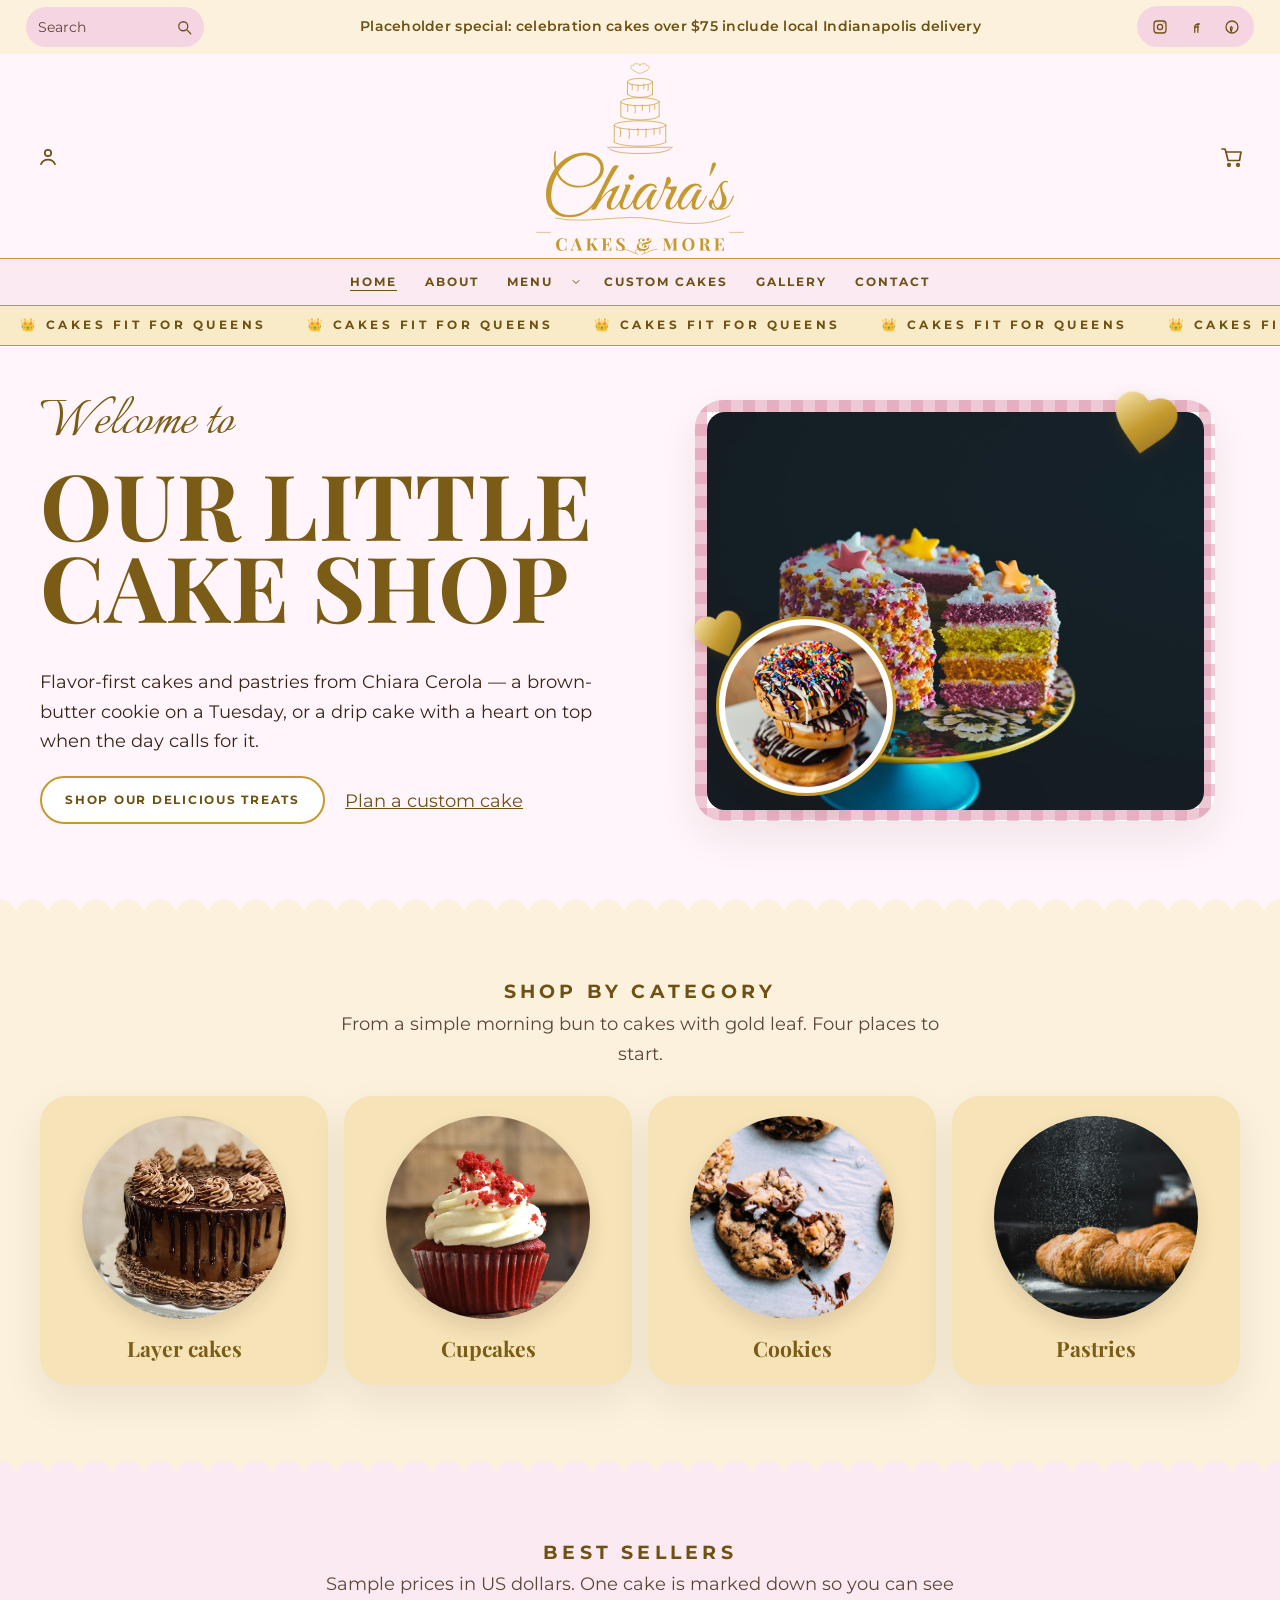
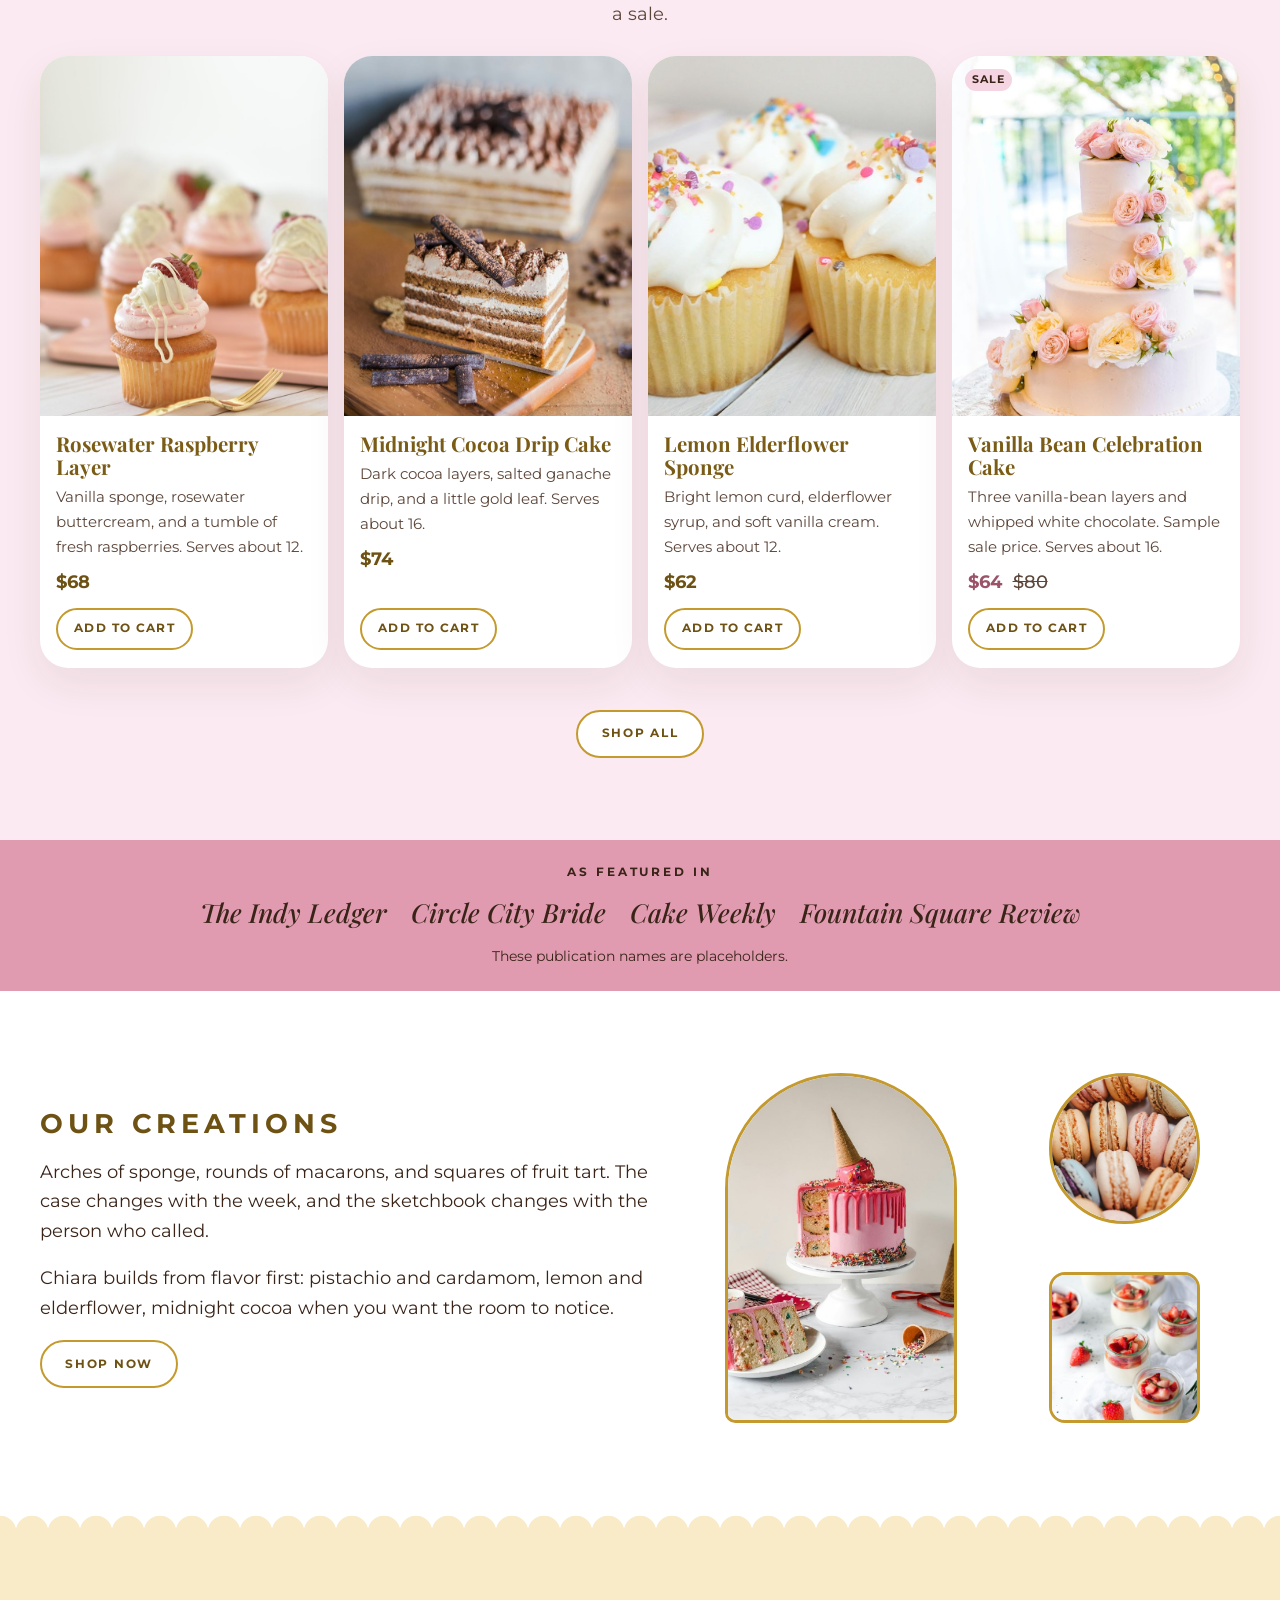
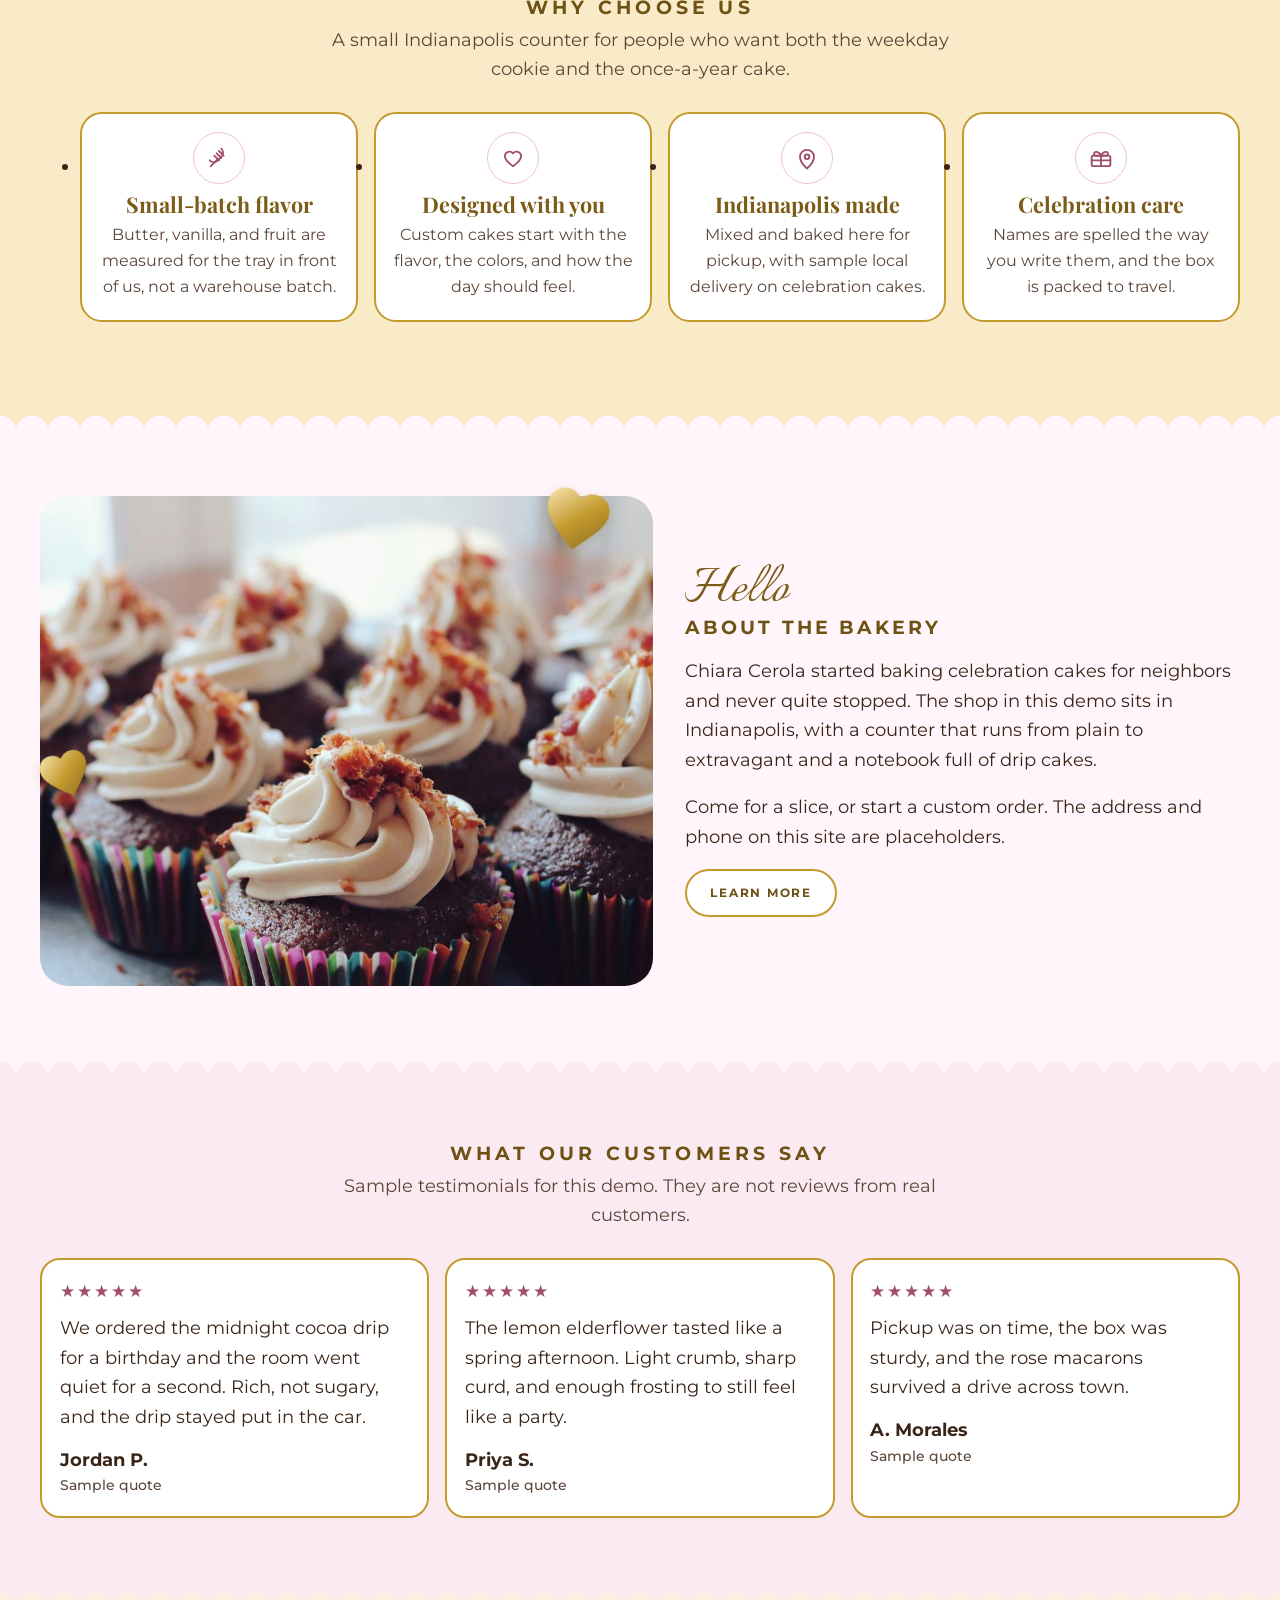
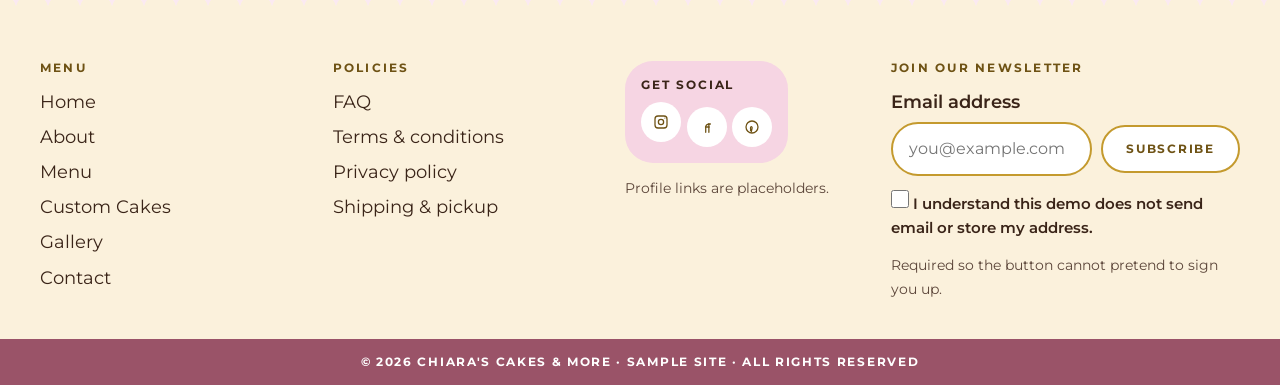
<file: index.html>
<!DOCTYPE html>
<html lang="en">
<head>
  <meta charset="utf-8">
  <meta name="viewport" content="width=device-width, initial-scale=1">
  <title>Chiara's Cakes & More | Indianapolis bakery</title>
  <meta name="description" content="Sample website for Chiara's Cakes & More, a placeholder Indianapolis bakery by Chiara Cerola. Flavor-first cakes, cupcakes, and pastries.">
  <meta name="theme-color" content="#FFF5FA">
  <link rel="canonical" href="https://tvremine.github.io/chiaras-cakes-and-more/">
  <meta property="og:type" content="website">
  <meta property="og:site_name" content="Chiara's Cakes &amp; More">
  <meta property="og:title" content="Chiara's Cakes & More | Indianapolis bakery">
  <meta property="og:description" content="Sample website for Chiara's Cakes & More, a placeholder Indianapolis bakery by Chiara Cerola. Flavor-first cakes, cupcakes, and pastries.">
  <meta property="og:url" content="https://tvremine.github.io/chiaras-cakes-and-more/">
  <meta property="og:image" content="https://tvremine.github.io/chiaras-cakes-and-more/images/og.jpg">
  <meta property="og:locale" content="en_US">
  <meta name="twitter:card" content="summary_large_image">
  <meta name="twitter:title" content="Chiara's Cakes & More | Indianapolis bakery">
  <meta name="twitter:description" content="Sample website for Chiara's Cakes & More, a placeholder Indianapolis bakery by Chiara Cerola. Flavor-first cakes, cupcakes, and pastries.">
  <meta name="twitter:image" content="https://tvremine.github.io/chiaras-cakes-and-more/images/og.jpg">
  <link rel="icon" href="assets/favicon.svg" type="image/svg+xml">
  <link rel="preload" href="fonts/playfair-display-700.woff2" as="font" type="font/woff2" crossorigin>
  <link rel="preload" href="fonts/italianno-400.woff2" as="font" type="font/woff2" crossorigin>
  <link rel="preload" href="fonts/montserrat-400.woff2" as="font" type="font/woff2" crossorigin>
  <link rel="preload" href="images/hero-cake.jpg" as="image">
  <link rel="stylesheet" href="css/styles.css">
  <script type="application/ld+json">
{
  "@context": "https://schema.org",
  "@type": "Bakery",
  "name": "Chiara's Cakes & More",
  "description": "Sample website for Chiara's Cakes & More, a placeholder Indianapolis bakery by Chiara Cerola. Flavor-first cakes, cupcakes, and pastries.",
  "url": "https://tvremine.github.io/chiaras-cakes-and-more/",
  "image": "https://tvremine.github.io/chiaras-cakes-and-more/images/og.jpg",
  "telephone": "+1-555-555-0123",
  "email": "hello@chiarascakes.example",
  "priceRange": "$$",
  "servesCuisine": "Bakery",
  "founder": {
    "@type": "Person",
    "name": "Chiara Cerola"
  },
  "address": {
    "@type": "PostalAddress",
    "streetAddress": "123 Placeholder Lane",
    "addressLocality": "Indianapolis",
    "addressRegion": "IN",
    "postalCode": "46204",
    "addressCountry": "US"
  },
  "openingHoursSpecification": [
    {
      "@type": "OpeningHoursSpecification",
      "dayOfWeek": [
        "Tuesday",
        "Wednesday",
        "Thursday",
        "Friday"
      ],
      "opens": "08:00",
      "closes": "18:00"
    },
    {
      "@type": "OpeningHoursSpecification",
      "dayOfWeek": "Saturday",
      "opens": "09:00",
      "closes": "17:00"
    },
    {
      "@type": "OpeningHoursSpecification",
      "dayOfWeek": "Sunday",
      "opens": "10:00",
      "closes": "15:00"
    }
  ]
}
  </script>
  <noscript>
    <style>
      @media (max-width: 979px) {
        .nav-toggle { display: none !important; }
        .desktop-account { display: inline-grid !important; }
        .site-nav {
          position: static !important;
          transform: none !important;
          visibility: visible !important;
          width: auto !important;
          height: auto !important;
          border: 0 !important;
          background: transparent !important;
          padding: 0.2rem 0 0.4rem !important;
          overflow: visible !important;
        }
        .nav-bar {
          background: #fbeaf1 !important;
          border-top: 1px solid #c49a2e !important;
          border-bottom: 1px solid #c49a2e !important;
        }
        .nav-list { flex-direction: row !important; flex-wrap: wrap; justify-content: center; }
        .submenu { display: block !important; position: static !important; transform: none !important; visibility: visible !important; opacity: 1 !important; box-shadow: none; border: 0; background: transparent; }
        .nav-backdrop { display: none !important; }
      }
    </style>
  </noscript>
  
  <script src="js/main.js" defer></script>
</head>
<body>
  <a class="skip-link" href="#main">Skip to content</a>
  <div id="live-status" class="visually-hidden" role="status"></div>
  <header class="site-header">
    <div class="announce">
      <form class="search-pill" action="menu.html" method="get" role="search">
        <label class="visually-hidden" for="site-search">Search the menu</label>
        <input id="site-search" name="q" type="search" placeholder="Search" autocomplete="off">
        <button type="submit" aria-label="Search the menu"><svg class="icon-stroke" viewBox="0 0 24 24" aria-hidden="true" focusable="false"><circle cx="11" cy="11" r="6"/><path d="M16 16l5 5"/></svg></button>
      </form>
      <p class="announce__text">
        <span class="announce__long">Placeholder special: celebration cakes over $75 include local Indianapolis delivery</span>
        <span class="announce__short">Sample special: local cake delivery</span>
      </p>
      <nav class="social-block" aria-label="Social placeholders">
        <ul style="display:flex;list-style:none;margin:0;padding:0;">
          <li><a href="contact.html#connect" aria-label="Instagram placeholder"><svg class="icon-stroke" viewBox="0 0 24 24" aria-hidden="true" focusable="false"><rect x="4" y="4" width="16" height="16" rx="4"/><circle cx="12" cy="12" r="3.5"/><circle cx="17.2" cy="6.8" r="0.7" fill="currentColor" stroke="none"/></svg></a></li><li><a href="contact.html#connect" aria-label="Facebook placeholder"><svg class="icon-stroke" viewBox="0 0 24 24" aria-hidden="true" focusable="false"><path d="M14 8h2.5M14.5 8v11M10 12h5.2"/><path d="M14.5 8.2c-2.6 0-4.2 1.8-4.2 4.2V19"/></svg></a></li><li><a href="contact.html#connect" aria-label="Pinterest placeholder"><svg class="icon-stroke" viewBox="0 0 24 24" aria-hidden="true" focusable="false"><circle cx="12" cy="12" r="8"/><path d="M11 18.5c.4-1.4.8-2.8 1-4.2.1-.6.6-2.2-.4-2.6-1.2-.5-1.6.8-1.6 1.8 0 1.2.5 2 0 3.2"/></svg></a></li>
        </ul>
      </nav>
    </div>
    <div class="logo-row">
      <div class="logo-row__side">
        <button class="nav-toggle" type="button" aria-expanded="false" aria-controls="site-nav" aria-label="Open menu">
          <span class="nav-toggle__bars"></span>
        </button>
        <button class="icon-btn desktop-account" type="button" data-open-dialog="account-dialog" aria-label="Account">
          <svg class="icon-stroke" viewBox="0 0 24 24" aria-hidden="true" focusable="false"><circle cx="12" cy="8" r="3.2"/><path d="M5 19.2c1.4-3 3.8-4.5 7-4.5s5.6 1.5 7 4.5"/></svg>
        </button>
      </div>
      <a class="logo" href="index.html">
        <img src="assets/logo.svg" width="620" height="491" alt="Chiara's Cakes &amp; More">
      </a>
      <div class="logo-row__side logo-row__side--end">
        <button class="icon-btn cart-open" type="button" data-open-dialog="cart-dialog" aria-label="Open cart, empty">
          <svg class="icon-stroke" viewBox="0 0 24 24" aria-hidden="true" focusable="false"><path d="M6 7h15l-1.5 8.5H8L6 7z"/><path d="M6 7L5 4H2"/><circle cx="9" cy="20" r="1.3"/><circle cx="18" cy="20" r="1.3"/></svg>
          <span class="cart-count" hidden>0</span>
        </button>
      </div>
    </div>
    <div class="nav-bar">
      <div class="nav-backdrop" data-nav-close></div>
      <nav id="site-nav" class="site-nav" aria-label="Primary">
        <button class="btn btn--small nav-account" type="button" data-open-dialog="account-dialog">Account</button>
        <ul class="nav-list">
          <li><a href="index.html" aria-current="page">Home</a></li>
<li><a href="about.html">About</a></li>
<li class="has-sub">
            <a href="menu.html">Menu</a>
            <button class="sub-toggle" type="button" aria-expanded="false" aria-controls="menu-sub">
              <span class="visually-hidden">Menu categories</span>
              <svg class="icon-stroke" viewBox="0 0 24 24" aria-hidden="true" focusable="false"><path d="M6 9l6 6 6-6"/></svg>
            </button>
            <ul class="submenu" id="menu-sub">
              <li><a href="menu.html#cakes">Layer cakes</a></li>
              <li><a href="menu.html#cupcakes">Cupcakes</a></li>
              <li><a href="menu.html#cookies">Cookies</a></li>
              <li><a href="menu.html#pastries">Pastries</a></li>
            </ul>
          </li>
<li><a href="custom-cakes.html">Custom Cakes</a></li>
<li><a href="gallery.html">Gallery</a></li>
<li><a href="contact.html">Contact</a></li>
        </ul>
      </nav>
    </div>
    <div class="marquee">
      <p class="visually-hidden">Cakes fit for queens.</p>
      <div class="marquee__track" aria-hidden="true">
        <p class="marquee__group"><span>👑 Cakes fit for queens</span><span>👑 Cakes fit for queens</span><span>👑 Cakes fit for queens</span><span>👑 Cakes fit for queens</span></p>
        <p class="marquee__group"><span>👑 Cakes fit for queens</span><span>👑 Cakes fit for queens</span><span>👑 Cakes fit for queens</span><span>👑 Cakes fit for queens</span></p>
      </div>
    </div>
  </header>
  <main id="main">
    
    <section class="hero" aria-labelledby="hero-title">
      <div class="wrap hero__grid">
        <div>
          <p class="script">Welcome to</p>
          <h1 class="hero__title" id="hero-title">Our little<br>cake shop</h1>
          <p class="hero__copy">Flavor-first cakes and pastries from Chiara Cerola — a brown-butter cookie on a Tuesday, or a drip cake with a heart on top when the day calls for it.</p>
          <div class="hero__actions">
            <a class="btn btn--white" href="menu.html">Shop our delicious treats</a>
            <a href="custom-cakes.html">Plan a custom cake</a>
          </div>
        </div>
        <div class="hero-art">
          <div class="gingham">
            <img class="hero-cake" src="images/hero-cake.jpg" width="1400" height="1278" alt="Pink celebration cake with berries and candles" fetchpriority="high">
            <div class="donut-medal">
              <img src="images/hero-donuts.jpg" width="1120" height="1400" alt="Stack of glazed donuts">
            </div>
          </div>
          <svg class="foil-heart foil-heart--a" viewBox="0 0 64 58" aria-hidden="true" focusable="false">
      <defs>
        <linearGradient id="foilA" x1="0" y1="0" x2="1" y2="1">
          <stop offset="0" stop-color="#F8E7B0"/>
          <stop offset="0.5" stop-color="#C49A2E"/>
          <stop offset="1" stop-color="#8A6A1E"/>
        </linearGradient>
      </defs>
      <path fill="url(#foilA)" d="M32 54C14 40 2 30 2 18 2 9 9 3 17 3c5 0 9 2.4 12 6.4C32.2 5.4 36 3 41 3c8 0 15 6 15 15 0 12-12 22-24 36z"/>
    </svg>
          <svg class="foil-heart foil-heart--b" viewBox="0 0 64 58" aria-hidden="true" focusable="false">
      <defs>
        <linearGradient id="foilB" x1="0" y1="0" x2="1" y2="1">
          <stop offset="0" stop-color="#F8E7B0"/>
          <stop offset="0.5" stop-color="#C49A2E"/>
          <stop offset="1" stop-color="#8A6A1E"/>
        </linearGradient>
      </defs>
      <path fill="url(#foilB)" d="M32 54C14 40 2 30 2 18 2 9 9 3 17 3c5 0 9 2.4 12 6.4C32.2 5.4 36 3 41 3c8 0 15 6 15 15 0 12-12 22-24 36z"/>
    </svg>
        </div>
      </div>
    </section>
    <div class="scallop" style="--above:#FFF5FA;--below:#FBF1DC" aria-hidden="true"></div>
    <section class="band band--cream" aria-labelledby="cat-title">
      <div class="wrap">
        <h2 class="section-title" id="cat-title">Shop by category</h2>
        <p class="section-lead">From a simple morning bun to cakes with gold leaf. Four places to start.</p>
        <div class="cat-grid"><a class="cat-card" href="menu.html#cakes">
          <img src="images/cat-cakes.jpg" width="1100" height="809" alt="A chocolate layer cake" loading="lazy">
          <span>Layer cakes</span>
        </a>
<a class="cat-card" href="menu.html#cupcakes">
          <img src="images/cat-cupcakes.jpg" width="733" height="1100" alt="Pink frosted cupcakes" loading="lazy">
          <span>Cupcakes</span>
        </a>
<a class="cat-card" href="menu.html#cookies">
          <img src="images/cat-cookies.jpg" width="880" height="1100" alt="Chocolate chip cookies" loading="lazy">
          <span>Cookies</span>
        </a>
<a class="cat-card" href="menu.html#pastries">
          <img src="images/cat-pastries.jpg" width="1100" height="880" alt="Fresh croissants" loading="lazy">
          <span>Pastries</span>
        </a></div>
      </div>
    </section>
    <div class="scallop" style="--above:#FBF1DC;--below:#FBEAF1" aria-hidden="true"></div>
    <section class="band band--pink" aria-labelledby="best-title">
      <div class="wrap">
        <h2 class="section-title" id="best-title">Best sellers</h2>
        <p class="section-lead">Sample prices in US dollars. One cake is marked down so you can see a sale.</p>
        <div class="product-grid product-grid--home"><article class="product" data-category="cakes" id="rosewater">
      <a class="product__media" href="menu.html#rosewater">
        
        <img src="images/prod-rose.jpg" width="733" height="1100" alt="Berry-topped layer cake with cream frosting" loading="lazy">
      </a>
      <div class="product__body">
        <h3 class="product__title"><a href="menu.html#rosewater">Rosewater Raspberry Layer</a></h3>
        <p class="product__desc">Vanilla sponge, rosewater buttercream, and a tumble of fresh raspberries. Serves about 12.</p>
        <p class="price">$68</p>
        <button class="btn btn--small btn--white" type="button" data-add data-id="rosewater" data-name="Rosewater Raspberry Layer" data-price="68" aria-label="Add Rosewater Raspberry Layer to cart">Add to cart</button>
      </div>
    </article>
<article class="product" data-category="cakes" id="midnight">
      <a class="product__media" href="menu.html#midnight">
        
        <img src="images/prod-cocoa.jpg" width="733" height="1100" alt="Chocolate drip cake with a dark ganache finish" loading="lazy">
      </a>
      <div class="product__body">
        <h3 class="product__title"><a href="menu.html#midnight">Midnight Cocoa Drip Cake</a></h3>
        <p class="product__desc">Dark cocoa layers, salted ganache drip, and a little gold leaf. Serves about 16.</p>
        <p class="price">$74</p>
        <button class="btn btn--small btn--white" type="button" data-add data-id="midnight" data-name="Midnight Cocoa Drip Cake" data-price="74" aria-label="Add Midnight Cocoa Drip Cake to cart">Add to cart</button>
      </div>
    </article>
<article class="product" data-category="cakes" id="lemon">
      <a class="product__media" href="menu.html#lemon">
        
        <img src="images/prod-lemon.jpg" width="1100" height="737" alt="Yellow layer cake with white frosting" loading="lazy">
      </a>
      <div class="product__body">
        <h3 class="product__title"><a href="menu.html#lemon">Lemon Elderflower Sponge</a></h3>
        <p class="product__desc">Bright lemon curd, elderflower syrup, and soft vanilla cream. Serves about 12.</p>
        <p class="price">$62</p>
        <button class="btn btn--small btn--white" type="button" data-add data-id="lemon" data-name="Lemon Elderflower Sponge" data-price="62" aria-label="Add Lemon Elderflower Sponge to cart">Add to cart</button>
      </div>
    </article>
<article class="product" data-category="cakes" id="vanilla">
      <a class="product__media" href="menu.html#vanilla">
        <span class="badge badge--float">Sale</span>
        <img src="images/prod-vanilla.jpg" width="733" height="1100" alt="White tiered celebration cake decorated with flowers" loading="lazy">
      </a>
      <div class="product__body">
        <h3 class="product__title"><a href="menu.html#vanilla">Vanilla Bean Celebration Cake</a></h3>
        <p class="product__desc">Three vanilla-bean layers and whipped white chocolate. Sample sale price. Serves about 16.</p>
        <p class="price"><span class="visually-hidden">Sale price </span><span class="price__now">$64</span> <s><span class="visually-hidden">Regular price </span>$80</s></p>
        <button class="btn btn--small btn--white" type="button" data-add data-id="vanilla" data-name="Vanilla Bean Celebration Cake" data-price="64" aria-label="Add Vanilla Bean Celebration Cake to cart">Add to cart</button>
      </div>
    </article></div>
        <p class="center"><a class="btn btn--white" href="menu.html">Shop all</a></p>
      </div>
    </section>
    <section class="featured" aria-label="As featured in, placeholder names">
      <p class="featured__kicker">As featured in</p>
      <ul class="featured__names">
        <li>The Indy Ledger</li>
        <li>Circle City Bride</li>
        <li>Cake Weekly</li>
        <li>Fountain Square Review</li>
      </ul>
      <p class="featured__note">These publication names are placeholders.</p>
    </section>
    <section class="band band--white" aria-labelledby="creations-title">
      <div class="wrap creations">
        <div>
          <h2 id="creations-title">Our creations</h2>
          <p>Arches of sponge, rounds of macarons, and squares of fruit tart. The case changes with the week, and the sketchbook changes with the person who called.</p>
          <p>Chiara builds from flavor first: pistachio and cardamom, lemon and elderflower, midnight cocoa when you want the room to notice.</p>
          <a class="btn" href="gallery.html">Shop now</a>
        </div>
        <div class="collage">
          <figure class="frame frame--arch"><img src="images/creation-arch.jpg" width="825" height="1100" alt="Tall layered cake with berries" loading="lazy"></figure>
          <figure class="frame frame--circle"><img src="images/creation-circle.jpg" width="1100" height="734" alt="Colorful macarons arranged in a circle" loading="lazy"></figure>
          <figure class="frame frame--square"><img src="images/creation-square.jpg" width="733" height="1100" alt="Berry fruit tart" loading="lazy"></figure>
        </div>
      </div>
    </section>
    <div class="scallop" style="--above:#FFFFFF;--below:#FAEBC8" aria-hidden="true"></div>
    <section class="band band--deep" aria-labelledby="why-title">
      <div class="wrap">
        <h2 class="section-title" id="why-title">Why choose us</h2>
        <p class="section-lead">A small Indianapolis counter for people who want both the weekday cookie and the once-a-year cake.</p>
        <ul class="why-grid"><li class="why-card">
          <div class="why-icon" aria-hidden="true"><svg class="icon-stroke" viewBox="0 0 24 24" aria-hidden="true" focusable="false"><path d="M5 19l6-6"/><path d="M14 4c2 2 2 5 0 7l-3 3c-2 2-5 2-7 0"/><path d="M10 8l4 4M8 10l4 4M12 6l4 4"/></svg></div>
          <h3>Small-batch flavor</h3>
          <p>Butter, vanilla, and fruit are measured for the tray in front of us, not a warehouse batch.</p>
        </li>
<li class="why-card">
          <div class="why-icon" aria-hidden="true"><svg class="icon-stroke" viewBox="0 0 24 24" aria-hidden="true" focusable="false"><path d="M12 19s-7-4.4-7-9a4 4 0 0 1 7-2 4 4 0 0 1 7 2c0 4.6-7 9-7 9z"/></svg></div>
          <h3>Designed with you</h3>
          <p>Custom cakes start with the flavor, the colors, and how the day should feel.</p>
        </li>
<li class="why-card">
          <div class="why-icon" aria-hidden="true"><svg class="icon-stroke" viewBox="0 0 24 24" aria-hidden="true" focusable="false"><path d="M12 21s6-5.2 6-10a6 6 0 1 0-12 0c0 4.8 6 10 6 10z"/><circle cx="12" cy="11" r="2"/></svg></div>
          <h3>Indianapolis made</h3>
          <p>Mixed and baked here for pickup, with sample local delivery on celebration cakes.</p>
        </li>
<li class="why-card">
          <div class="why-icon" aria-hidden="true"><svg class="icon-stroke" viewBox="0 0 24 24" aria-hidden="true" focusable="false"><rect x="4" y="10" width="16" height="9" rx="1.5"/><path d="M4 14h16M12 10v9"/><path d="M12 10c-2-4-6-4-6-1.5S10 10 12 10zM12 10c2-4 6-4 6-1.5S14 10 12 10z"/></svg></div>
          <h3>Celebration care</h3>
          <p>Names are spelled the way you write them, and the box is packed to travel.</p>
        </li></ul>
      </div>
    </section>
    <div class="scallop" style="--above:#FAEBC8;--below:#FFF5FA" aria-hidden="true"></div>
    <section class="band band--blush" aria-labelledby="about-title">
      <div class="wrap split">
        <div class="split__media">
          <img src="images/about-cupcake.jpg" width="1100" height="734" alt="Cupcake with swirled pink frosting" loading="lazy">
          <svg class="foil-heart foil-heart--a" viewBox="0 0 64 58" aria-hidden="true" focusable="false">
      <defs>
        <linearGradient id="foilC" x1="0" y1="0" x2="1" y2="1">
          <stop offset="0" stop-color="#F8E7B0"/>
          <stop offset="0.5" stop-color="#C49A2E"/>
          <stop offset="1" stop-color="#8A6A1E"/>
        </linearGradient>
      </defs>
      <path fill="url(#foilC)" d="M32 54C14 40 2 30 2 18 2 9 9 3 17 3c5 0 9 2.4 12 6.4C32.2 5.4 36 3 41 3c8 0 15 6 15 15 0 12-12 22-24 36z"/>
    </svg>
          <svg class="foil-heart foil-heart--b" viewBox="0 0 64 58" aria-hidden="true" focusable="false">
      <defs>
        <linearGradient id="foilD" x1="0" y1="0" x2="1" y2="1">
          <stop offset="0" stop-color="#F8E7B0"/>
          <stop offset="0.5" stop-color="#C49A2E"/>
          <stop offset="1" stop-color="#8A6A1E"/>
        </linearGradient>
      </defs>
      <path fill="url(#foilD)" d="M32 54C14 40 2 30 2 18 2 9 9 3 17 3c5 0 9 2.4 12 6.4C32.2 5.4 36 3 41 3c8 0 15 6 15 15 0 12-12 22-24 36z"/>
    </svg>
        </div>
        <div>
          <p class="script">Hello</p>
          <h2 id="about-title" class="section-title" style="text-align:left;letter-spacing:0.16em;">About the bakery</h2>
          <p>Chiara Cerola started baking celebration cakes for neighbors and never quite stopped. The shop in this demo sits in Indianapolis, with a counter that runs from plain to extravagant and a notebook full of drip cakes.</p>
          <p>Come for a slice, or start a custom order. The address and phone on this site are placeholders.</p>
          <a class="btn btn--white" href="about.html">Learn more</a>
        </div>
      </div>
    </section>
    <div class="scallop" style="--above:#FFF5FA;--below:#FBEAF1" aria-hidden="true"></div>
    <section class="band band--pink" aria-labelledby="quotes-title">
      <div class="wrap">
        <h2 class="section-title" id="quotes-title">What our customers say</h2>
        <p class="section-lead">Sample testimonials for this demo. They are not reviews from real customers.</p>
        <div class="quote-grid"><figure class="quote">
          <div class="stars" aria-label="5 out of 5 stars">★★★★★</div>
          <blockquote><p>We ordered the midnight cocoa drip for a birthday and the room went quiet for a second. Rich, not sugary, and the drip stayed put in the car.</p></blockquote>
          <figcaption>Jordan P.<span>Sample quote</span></figcaption>
        </figure>
<figure class="quote">
          <div class="stars" aria-label="5 out of 5 stars">★★★★★</div>
          <blockquote><p>The lemon elderflower tasted like a spring afternoon. Light crumb, sharp curd, and enough frosting to still feel like a party.</p></blockquote>
          <figcaption>Priya S.<span>Sample quote</span></figcaption>
        </figure>
<figure class="quote">
          <div class="stars" aria-label="5 out of 5 stars">★★★★★</div>
          <blockquote><p>Pickup was on time, the box was sturdy, and the rose macarons survived a drive across town.</p></blockquote>
          <figcaption>A. Morales<span>Sample quote</span></figcaption>
        </figure></div>
      </div>
    </section>
    <div class="scallop" style="--above:#FBEAF1;--below:#FBF1DC" aria-hidden="true"></div>
    
  </main>
  <footer class="site-footer">
    <div class="wrap footer-grid">
      <div>
        <h2>Menu</h2>
        <ul><li><a href="index.html">Home</a></li><li><a href="about.html">About</a></li><li><a href="menu.html">Menu</a></li><li><a href="custom-cakes.html">Custom Cakes</a></li><li><a href="gallery.html">Gallery</a></li><li><a href="contact.html">Contact</a></li></ul>
      </div>
      <div>
        <h2>Policies</h2>
        <ul>
          <li><a href="faq.html">FAQ</a></li>
          <li><a href="terms.html">Terms &amp; conditions</a></li>
          <li><a href="privacy.html">Privacy policy</a></li>
          <li><a href="shipping.html">Shipping &amp; pickup</a></li>
        </ul>
      </div>
      <div>
        <h2 class="visually-hidden">Social</h2>
        <div class="social-pill" id="connect">
          <p>Get social</p>
          <ul><li><a href="contact.html#connect" aria-label="Instagram placeholder"><svg class="icon-stroke" viewBox="0 0 24 24" aria-hidden="true" focusable="false"><rect x="4" y="4" width="16" height="16" rx="4"/><circle cx="12" cy="12" r="3.5"/><circle cx="17.2" cy="6.8" r="0.7" fill="currentColor" stroke="none"/></svg></a></li><li><a href="contact.html#connect" aria-label="Facebook placeholder"><svg class="icon-stroke" viewBox="0 0 24 24" aria-hidden="true" focusable="false"><path d="M14 8h2.5M14.5 8v11M10 12h5.2"/><path d="M14.5 8.2c-2.6 0-4.2 1.8-4.2 4.2V19"/></svg></a></li><li><a href="contact.html#connect" aria-label="Pinterest placeholder"><svg class="icon-stroke" viewBox="0 0 24 24" aria-hidden="true" focusable="false"><circle cx="12" cy="12" r="8"/><path d="M11 18.5c.4-1.4.8-2.8 1-4.2.1-.6.6-2.2-.4-2.6-1.2-.5-1.6.8-1.6 1.8 0 1.2.5 2 0 3.2"/></svg></a></li></ul>
        </div>
        <p class="fine">Profile links are placeholders.</p>
      </div>
      <div>
        <h2>Join our newsletter</h2>
        <form novalidate class="js-form newsletter" data-form="newsletter" action="#newsletter" method="post">
          <div class="form-errors" id="newsletter-errors" tabindex="-1" hidden></div>
          <div class="field">
            <label for="newsletter-email">Email address</label>
            <div class="newsletter-row">
              <input class="pill-input" id="newsletter-email" name="email" type="email" autocomplete="email" required placeholder="you@example.com">
              <button class="btn btn--white" type="submit">Subscribe</button>
            </div>
          </div>
          <label class="check">
            <input type="checkbox" name="consent" value="yes">
            <span>I understand this demo does not send email or store my address.</span>
          </label>
          <p class="form-note">Required so the button cannot pretend to sign you up.</p>
          <div class="success-panel" hidden>
            <h3 tabindex="-1">You are on the list — on this page only.</h3>
            <p>Nothing was emailed or saved. Call the placeholder number if you want the real bakery, once there is one.</p>
          </div>
        </form>
      </div>
    </div>
  </footer>
  <div class="footer-bar">
    <p>© 2026 Chiara's Cakes &amp; More · Sample site · All rights reserved</p>
  </div>
  <div class="dialog" id="account-dialog" hidden>
    <div class="dialog__backdrop" data-close-dialog></div>
    <div class="dialog__panel" role="dialog" aria-modal="true" aria-labelledby="account-title">
      <div class="dialog__head">
        <h2 id="account-title">Account</h2>
        <button class="icon-btn" type="button" data-close-dialog aria-label="Close account note"><svg class="icon-stroke" viewBox="0 0 24 24" aria-hidden="true" focusable="false"><path d="M6 6l12 12M18 6L6 18"/></svg></button>
      </div>
      <p>Online accounts are not part of this sample site. There is no password to collect and nothing to sign in to.</p>
      <p>To talk about a cake, call <a href="tel:+15555550123">(555) 555-0123</a> or use the <a href="contact.html">contact page</a>. The number and inbox are placeholders.</p>
      <button class="btn btn--white" type="button" data-close-dialog>Close</button>
    </div>
  </div>
  <div class="dialog drawer" id="cart-dialog" hidden>
    <div class="dialog__backdrop" data-close-dialog></div>
    <div class="dialog__panel" role="dialog" aria-modal="true" aria-labelledby="cart-title">
      <div class="dialog__head">
        <h2 id="cart-title">Your cart</h2>
        <button class="icon-btn" type="button" data-close-dialog aria-label="Close cart"><svg class="icon-stroke" viewBox="0 0 24 24" aria-hidden="true" focusable="false"><path d="M6 6l12 12M18 6L6 18"/></svg></button>
      </div>
      <p class="fine">This cart stays in this browser only. Nothing is ordered or charged.</p>
      <p class="cart-empty">Your cart is empty. The menu is full of sample prices.</p>
      <ul class="cart-list"></ul>
      <p class="cart-sub" hidden></p>
      <a class="btn btn--white" href="menu.html">Browse the menu</a>
    </div>
  </div>
</body>
</html>
</file>
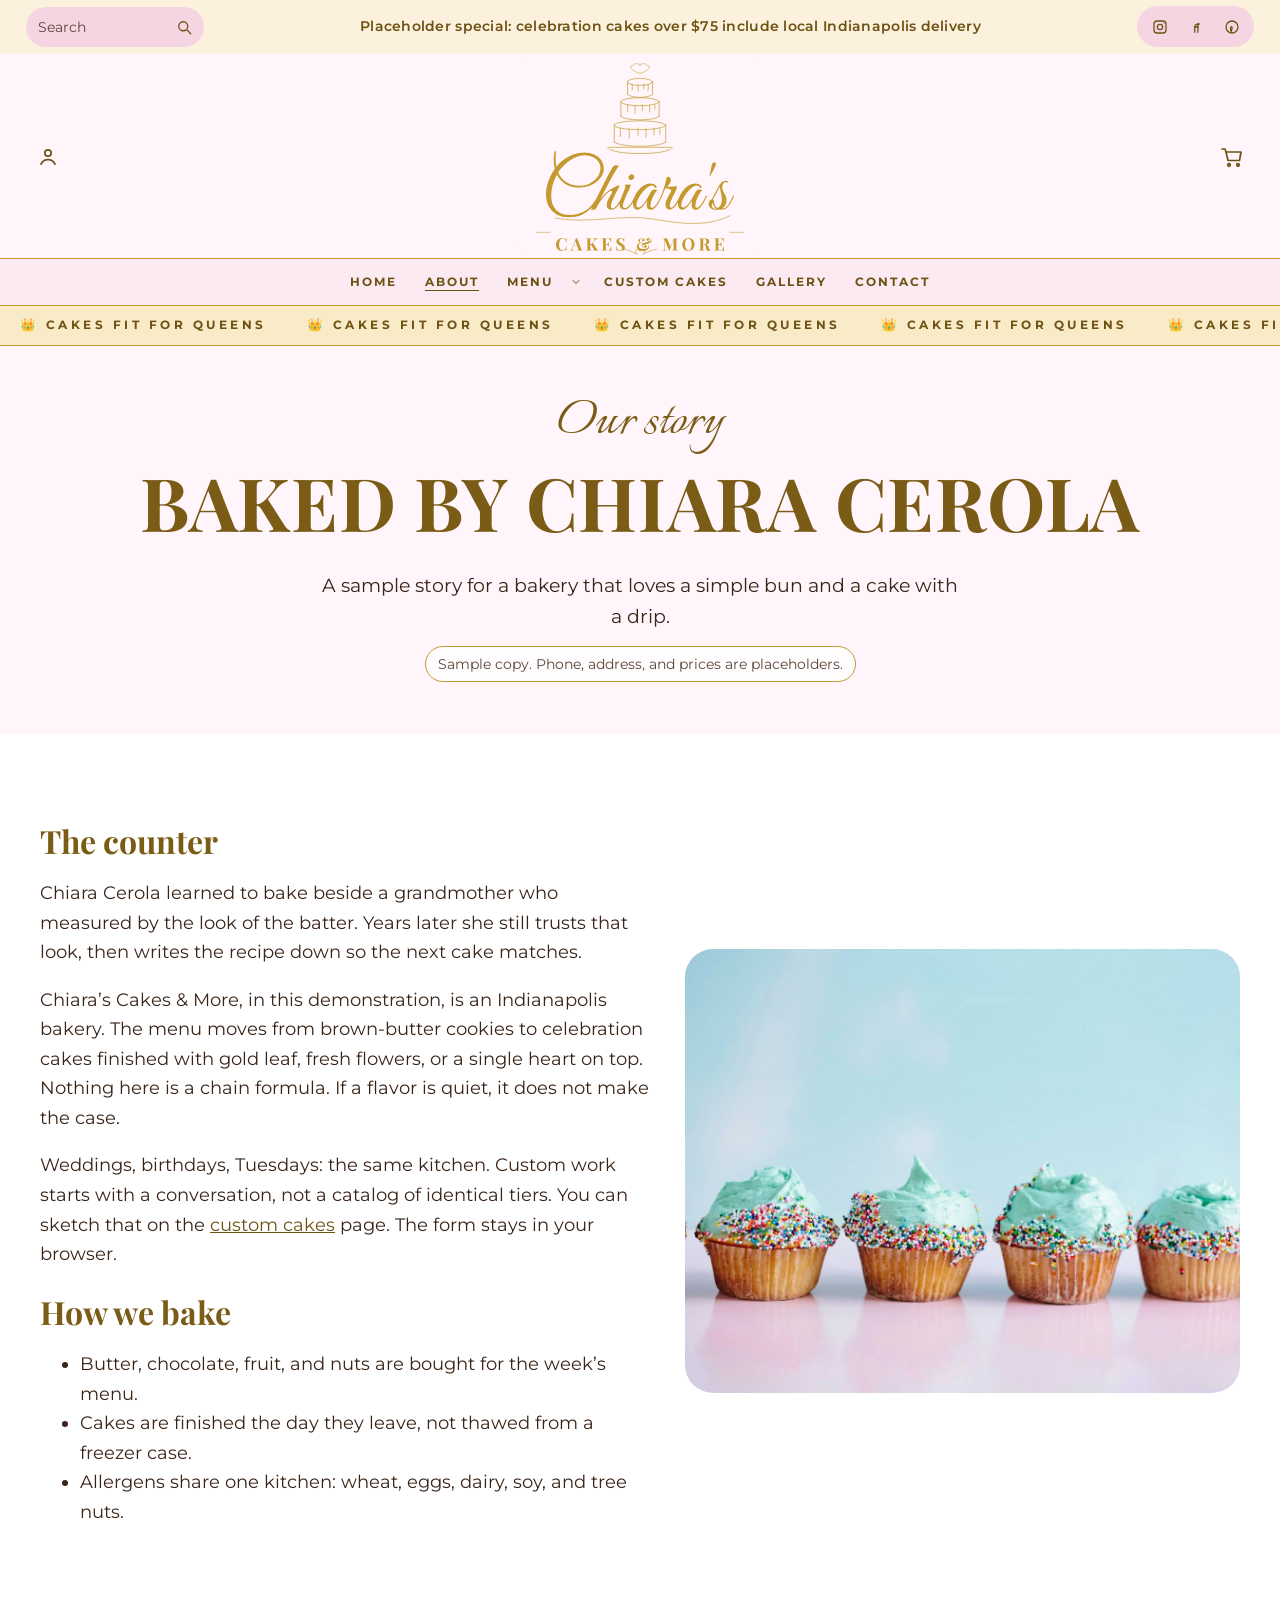
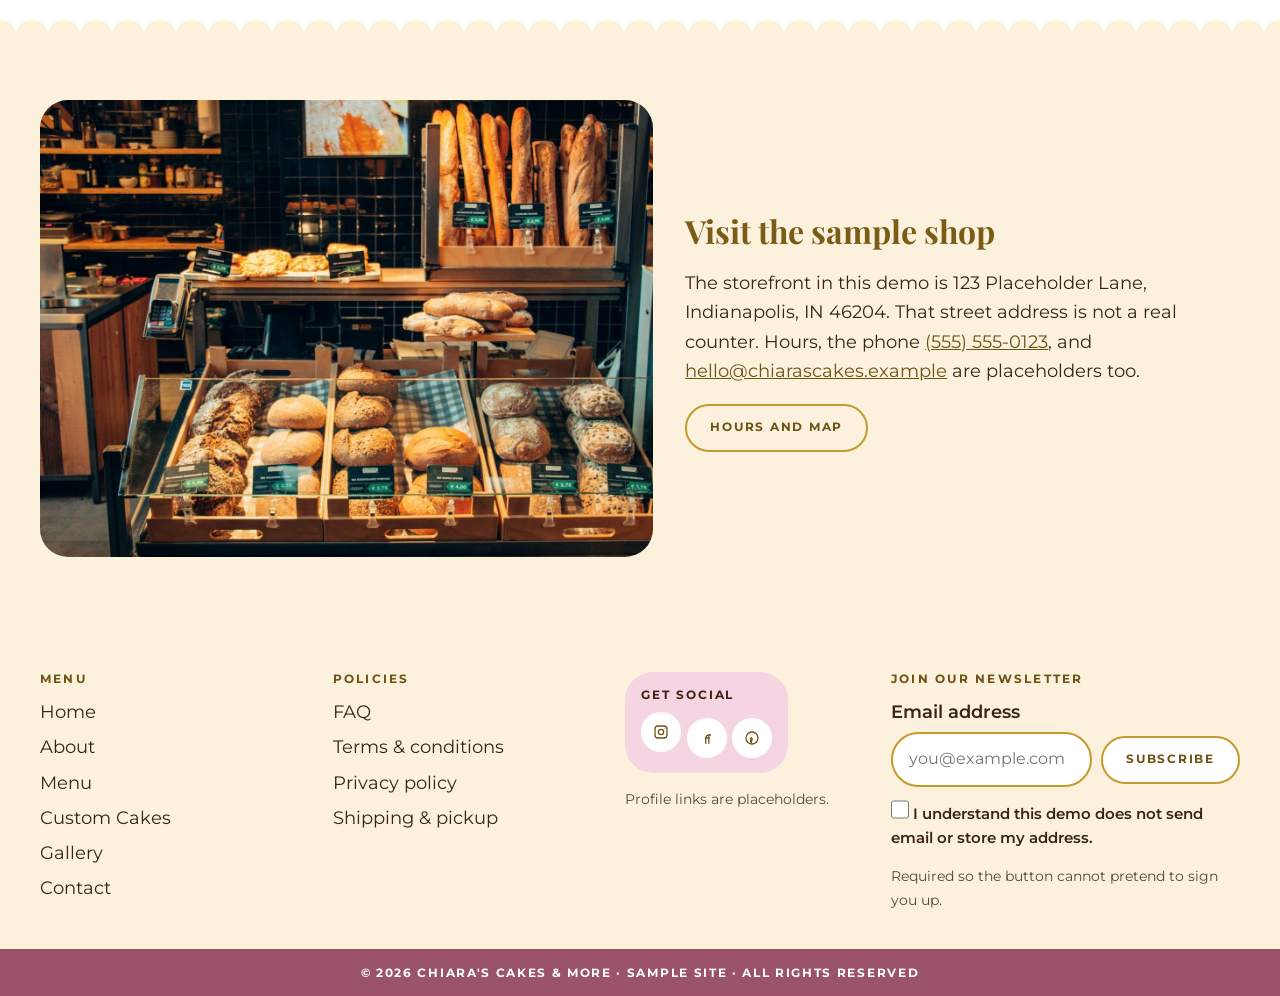
<file: about.html>
<!DOCTYPE html>
<html lang="en">
<head>
  <meta charset="utf-8">
  <meta name="viewport" content="width=device-width, initial-scale=1">
  <title>About | Chiara's Cakes & More</title>
  <meta name="description" content="Sample story of Chiara Cerola and Chiara's Cakes & More, a demonstration bakery in Indianapolis.">
  <meta name="theme-color" content="#FFF5FA">
  <link rel="canonical" href="https://tvremine.github.io/chiaras-cakes-and-more/about.html">
  <meta property="og:type" content="website">
  <meta property="og:site_name" content="Chiara's Cakes &amp; More">
  <meta property="og:title" content="About | Chiara's Cakes & More">
  <meta property="og:description" content="Sample story of Chiara Cerola and Chiara's Cakes & More, a demonstration bakery in Indianapolis.">
  <meta property="og:url" content="https://tvremine.github.io/chiaras-cakes-and-more/about.html">
  <meta property="og:image" content="https://tvremine.github.io/chiaras-cakes-and-more/images/og.jpg">
  <meta property="og:locale" content="en_US">
  <meta name="twitter:card" content="summary_large_image">
  <meta name="twitter:title" content="About | Chiara's Cakes & More">
  <meta name="twitter:description" content="Sample story of Chiara Cerola and Chiara's Cakes & More, a demonstration bakery in Indianapolis.">
  <meta name="twitter:image" content="https://tvremine.github.io/chiaras-cakes-and-more/images/og.jpg">
  <link rel="icon" href="assets/favicon.svg" type="image/svg+xml">
  <link rel="preload" href="fonts/playfair-display-700.woff2" as="font" type="font/woff2" crossorigin>
  <link rel="preload" href="fonts/italianno-400.woff2" as="font" type="font/woff2" crossorigin>
  <link rel="preload" href="fonts/montserrat-400.woff2" as="font" type="font/woff2" crossorigin>
  <link rel="stylesheet" href="css/styles.css">
  <script type="application/ld+json">
{
  "@context": "https://schema.org",
  "@type": "Bakery",
  "name": "Chiara's Cakes & More",
  "description": "Sample story of Chiara Cerola and Chiara's Cakes & More, a demonstration bakery in Indianapolis.",
  "url": "https://tvremine.github.io/chiaras-cakes-and-more/about.html",
  "image": "https://tvremine.github.io/chiaras-cakes-and-more/images/og.jpg",
  "telephone": "+1-555-555-0123",
  "email": "hello@chiarascakes.example",
  "priceRange": "$$",
  "servesCuisine": "Bakery",
  "founder": {
    "@type": "Person",
    "name": "Chiara Cerola"
  },
  "address": {
    "@type": "PostalAddress",
    "streetAddress": "123 Placeholder Lane",
    "addressLocality": "Indianapolis",
    "addressRegion": "IN",
    "postalCode": "46204",
    "addressCountry": "US"
  },
  "openingHoursSpecification": [
    {
      "@type": "OpeningHoursSpecification",
      "dayOfWeek": [
        "Tuesday",
        "Wednesday",
        "Thursday",
        "Friday"
      ],
      "opens": "08:00",
      "closes": "18:00"
    },
    {
      "@type": "OpeningHoursSpecification",
      "dayOfWeek": "Saturday",
      "opens": "09:00",
      "closes": "17:00"
    },
    {
      "@type": "OpeningHoursSpecification",
      "dayOfWeek": "Sunday",
      "opens": "10:00",
      "closes": "15:00"
    }
  ]
}
  </script>
  <noscript>
    <style>
      @media (max-width: 979px) {
        .nav-toggle { display: none !important; }
        .desktop-account { display: inline-grid !important; }
        .site-nav {
          position: static !important;
          transform: none !important;
          visibility: visible !important;
          width: auto !important;
          height: auto !important;
          border: 0 !important;
          background: transparent !important;
          padding: 0.2rem 0 0.4rem !important;
          overflow: visible !important;
        }
        .nav-bar {
          background: #fbeaf1 !important;
          border-top: 1px solid #c49a2e !important;
          border-bottom: 1px solid #c49a2e !important;
        }
        .nav-list { flex-direction: row !important; flex-wrap: wrap; justify-content: center; }
        .submenu { display: block !important; position: static !important; transform: none !important; visibility: visible !important; opacity: 1 !important; box-shadow: none; border: 0; background: transparent; }
        .nav-backdrop { display: none !important; }
      }
    </style>
  </noscript>
  
  <script src="js/main.js" defer></script>
</head>
<body>
  <a class="skip-link" href="#main">Skip to content</a>
  <div id="live-status" class="visually-hidden" role="status"></div>
  <header class="site-header">
    <div class="announce">
      <form class="search-pill" action="menu.html" method="get" role="search">
        <label class="visually-hidden" for="site-search">Search the menu</label>
        <input id="site-search" name="q" type="search" placeholder="Search" autocomplete="off">
        <button type="submit" aria-label="Search the menu"><svg class="icon-stroke" viewBox="0 0 24 24" aria-hidden="true" focusable="false"><circle cx="11" cy="11" r="6"/><path d="M16 16l5 5"/></svg></button>
      </form>
      <p class="announce__text">
        <span class="announce__long">Placeholder special: celebration cakes over $75 include local Indianapolis delivery</span>
        <span class="announce__short">Sample special: local cake delivery</span>
      </p>
      <nav class="social-block" aria-label="Social placeholders">
        <ul style="display:flex;list-style:none;margin:0;padding:0;">
          <li><a href="contact.html#connect" aria-label="Instagram placeholder"><svg class="icon-stroke" viewBox="0 0 24 24" aria-hidden="true" focusable="false"><rect x="4" y="4" width="16" height="16" rx="4"/><circle cx="12" cy="12" r="3.5"/><circle cx="17.2" cy="6.8" r="0.7" fill="currentColor" stroke="none"/></svg></a></li><li><a href="contact.html#connect" aria-label="Facebook placeholder"><svg class="icon-stroke" viewBox="0 0 24 24" aria-hidden="true" focusable="false"><path d="M14 8h2.5M14.5 8v11M10 12h5.2"/><path d="M14.5 8.2c-2.6 0-4.2 1.8-4.2 4.2V19"/></svg></a></li><li><a href="contact.html#connect" aria-label="Pinterest placeholder"><svg class="icon-stroke" viewBox="0 0 24 24" aria-hidden="true" focusable="false"><circle cx="12" cy="12" r="8"/><path d="M11 18.5c.4-1.4.8-2.8 1-4.2.1-.6.6-2.2-.4-2.6-1.2-.5-1.6.8-1.6 1.8 0 1.2.5 2 0 3.2"/></svg></a></li>
        </ul>
      </nav>
    </div>
    <div class="logo-row">
      <div class="logo-row__side">
        <button class="nav-toggle" type="button" aria-expanded="false" aria-controls="site-nav" aria-label="Open menu">
          <span class="nav-toggle__bars"></span>
        </button>
        <button class="icon-btn desktop-account" type="button" data-open-dialog="account-dialog" aria-label="Account">
          <svg class="icon-stroke" viewBox="0 0 24 24" aria-hidden="true" focusable="false"><circle cx="12" cy="8" r="3.2"/><path d="M5 19.2c1.4-3 3.8-4.5 7-4.5s5.6 1.5 7 4.5"/></svg>
        </button>
      </div>
      <a class="logo" href="index.html">
        <img src="assets/logo.svg" width="620" height="491" alt="Chiara's Cakes &amp; More">
      </a>
      <div class="logo-row__side logo-row__side--end">
        <button class="icon-btn cart-open" type="button" data-open-dialog="cart-dialog" aria-label="Open cart, empty">
          <svg class="icon-stroke" viewBox="0 0 24 24" aria-hidden="true" focusable="false"><path d="M6 7h15l-1.5 8.5H8L6 7z"/><path d="M6 7L5 4H2"/><circle cx="9" cy="20" r="1.3"/><circle cx="18" cy="20" r="1.3"/></svg>
          <span class="cart-count" hidden>0</span>
        </button>
      </div>
    </div>
    <div class="nav-bar">
      <div class="nav-backdrop" data-nav-close></div>
      <nav id="site-nav" class="site-nav" aria-label="Primary">
        <button class="btn btn--small nav-account" type="button" data-open-dialog="account-dialog">Account</button>
        <ul class="nav-list">
          <li><a href="index.html">Home</a></li>
<li><a href="about.html" aria-current="page">About</a></li>
<li class="has-sub">
            <a href="menu.html">Menu</a>
            <button class="sub-toggle" type="button" aria-expanded="false" aria-controls="menu-sub">
              <span class="visually-hidden">Menu categories</span>
              <svg class="icon-stroke" viewBox="0 0 24 24" aria-hidden="true" focusable="false"><path d="M6 9l6 6 6-6"/></svg>
            </button>
            <ul class="submenu" id="menu-sub">
              <li><a href="menu.html#cakes">Layer cakes</a></li>
              <li><a href="menu.html#cupcakes">Cupcakes</a></li>
              <li><a href="menu.html#cookies">Cookies</a></li>
              <li><a href="menu.html#pastries">Pastries</a></li>
            </ul>
          </li>
<li><a href="custom-cakes.html">Custom Cakes</a></li>
<li><a href="gallery.html">Gallery</a></li>
<li><a href="contact.html">Contact</a></li>
        </ul>
      </nav>
    </div>
    <div class="marquee">
      <p class="visually-hidden">Cakes fit for queens.</p>
      <div class="marquee__track" aria-hidden="true">
        <p class="marquee__group"><span>👑 Cakes fit for queens</span><span>👑 Cakes fit for queens</span><span>👑 Cakes fit for queens</span><span>👑 Cakes fit for queens</span></p>
        <p class="marquee__group"><span>👑 Cakes fit for queens</span><span>👑 Cakes fit for queens</span><span>👑 Cakes fit for queens</span><span>👑 Cakes fit for queens</span></p>
      </div>
    </div>
  </header>
  <main id="main">
    
    <header class="page-hero">
      <div class="wrap">
        <p class="script">Our story</p>
        <h1>Baked by Chiara Cerola</h1>
        <p class="lede">A sample story for a bakery that loves a simple bun and a cake with a drip.</p>
        <p class="crumb-note">Sample copy. Phone, address, and prices are placeholders.</p>
      </div>
    </header>
    <section class="band band--white">
      <div class="wrap split">
        <div class="prose">
          <h2>The counter</h2>
          <p>Chiara Cerola learned to bake beside a grandmother who measured by the look of the batter. Years later she still trusts that look, then writes the recipe down so the next cake matches.</p>
          <p>Chiara’s Cakes &amp; More, in this demonstration, is an Indianapolis bakery. The menu moves from brown-butter cookies to celebration cakes finished with gold leaf, fresh flowers, or a single heart on top. Nothing here is a chain formula. If a flavor is quiet, it does not make the case.</p>
          <p>Weddings, birthdays, Tuesdays: the same kitchen. Custom work starts with a conversation, not a catalog of identical tiers. You can sketch that on the <a href="custom-cakes.html">custom cakes</a> page. The form stays in your browser.</p>
          <h2>How we bake</h2>
          <ul>
            <li>Butter, chocolate, fruit, and nuts are bought for the week’s menu.</li>
            <li>Cakes are finished the day they leave, not thawed from a freezer case.</li>
            <li>Allergens share one kitchen: wheat, eggs, dairy, soy, and tree nuts.</li>
          </ul>
        </div>
        <div class="split__media">
          <img src="images/about-stand.jpg" width="1400" height="934" alt="Assorted cakes arranged on stands" loading="lazy">
        </div>
      </div>
    </section>
    <div class="scallop" style="--above:#FFFFFF;--below:#FBF1DC" aria-hidden="true"></div>
    <section class="band band--cream">
      <div class="wrap split">
        <img src="images/gal-bakery.jpg" width="1400" height="1042" alt="Bakery display of cakes and pastries" loading="lazy" style="border-radius:28px;">
        <div class="prose">
          <h2>Visit the sample shop</h2>
          <p>The storefront in this demo is 123 Placeholder Lane, Indianapolis, IN 46204. That street address is not a real counter. Hours, the phone <a href="tel:+15555550123">(555) 555-0123</a>, and <a href="mailto:hello@chiarascakes.example">hello@chiarascakes.example</a> are placeholders too.</p>
          <p><a class="btn" href="contact.html">Hours and map</a></p>
        </div>
      </div>
    </section>
    
  </main>
  <footer class="site-footer">
    <div class="wrap footer-grid">
      <div>
        <h2>Menu</h2>
        <ul><li><a href="index.html">Home</a></li><li><a href="about.html">About</a></li><li><a href="menu.html">Menu</a></li><li><a href="custom-cakes.html">Custom Cakes</a></li><li><a href="gallery.html">Gallery</a></li><li><a href="contact.html">Contact</a></li></ul>
      </div>
      <div>
        <h2>Policies</h2>
        <ul>
          <li><a href="faq.html">FAQ</a></li>
          <li><a href="terms.html">Terms &amp; conditions</a></li>
          <li><a href="privacy.html">Privacy policy</a></li>
          <li><a href="shipping.html">Shipping &amp; pickup</a></li>
        </ul>
      </div>
      <div>
        <h2 class="visually-hidden">Social</h2>
        <div class="social-pill" id="connect">
          <p>Get social</p>
          <ul><li><a href="contact.html#connect" aria-label="Instagram placeholder"><svg class="icon-stroke" viewBox="0 0 24 24" aria-hidden="true" focusable="false"><rect x="4" y="4" width="16" height="16" rx="4"/><circle cx="12" cy="12" r="3.5"/><circle cx="17.2" cy="6.8" r="0.7" fill="currentColor" stroke="none"/></svg></a></li><li><a href="contact.html#connect" aria-label="Facebook placeholder"><svg class="icon-stroke" viewBox="0 0 24 24" aria-hidden="true" focusable="false"><path d="M14 8h2.5M14.5 8v11M10 12h5.2"/><path d="M14.5 8.2c-2.6 0-4.2 1.8-4.2 4.2V19"/></svg></a></li><li><a href="contact.html#connect" aria-label="Pinterest placeholder"><svg class="icon-stroke" viewBox="0 0 24 24" aria-hidden="true" focusable="false"><circle cx="12" cy="12" r="8"/><path d="M11 18.5c.4-1.4.8-2.8 1-4.2.1-.6.6-2.2-.4-2.6-1.2-.5-1.6.8-1.6 1.8 0 1.2.5 2 0 3.2"/></svg></a></li></ul>
        </div>
        <p class="fine">Profile links are placeholders.</p>
      </div>
      <div>
        <h2>Join our newsletter</h2>
        <form novalidate class="js-form newsletter" data-form="newsletter" action="#newsletter" method="post">
          <div class="form-errors" id="newsletter-errors" tabindex="-1" hidden></div>
          <div class="field">
            <label for="newsletter-email">Email address</label>
            <div class="newsletter-row">
              <input class="pill-input" id="newsletter-email" name="email" type="email" autocomplete="email" required placeholder="you@example.com">
              <button class="btn btn--white" type="submit">Subscribe</button>
            </div>
          </div>
          <label class="check">
            <input type="checkbox" name="consent" value="yes">
            <span>I understand this demo does not send email or store my address.</span>
          </label>
          <p class="form-note">Required so the button cannot pretend to sign you up.</p>
          <div class="success-panel" hidden>
            <h3 tabindex="-1">You are on the list — on this page only.</h3>
            <p>Nothing was emailed or saved. Call the placeholder number if you want the real bakery, once there is one.</p>
          </div>
        </form>
      </div>
    </div>
  </footer>
  <div class="footer-bar">
    <p>© 2026 Chiara's Cakes &amp; More · Sample site · All rights reserved</p>
  </div>
  <div class="dialog" id="account-dialog" hidden>
    <div class="dialog__backdrop" data-close-dialog></div>
    <div class="dialog__panel" role="dialog" aria-modal="true" aria-labelledby="account-title">
      <div class="dialog__head">
        <h2 id="account-title">Account</h2>
        <button class="icon-btn" type="button" data-close-dialog aria-label="Close account note"><svg class="icon-stroke" viewBox="0 0 24 24" aria-hidden="true" focusable="false"><path d="M6 6l12 12M18 6L6 18"/></svg></button>
      </div>
      <p>Online accounts are not part of this sample site. There is no password to collect and nothing to sign in to.</p>
      <p>To talk about a cake, call <a href="tel:+15555550123">(555) 555-0123</a> or use the <a href="contact.html">contact page</a>. The number and inbox are placeholders.</p>
      <button class="btn btn--white" type="button" data-close-dialog>Close</button>
    </div>
  </div>
  <div class="dialog drawer" id="cart-dialog" hidden>
    <div class="dialog__backdrop" data-close-dialog></div>
    <div class="dialog__panel" role="dialog" aria-modal="true" aria-labelledby="cart-title">
      <div class="dialog__head">
        <h2 id="cart-title">Your cart</h2>
        <button class="icon-btn" type="button" data-close-dialog aria-label="Close cart"><svg class="icon-stroke" viewBox="0 0 24 24" aria-hidden="true" focusable="false"><path d="M6 6l12 12M18 6L6 18"/></svg></button>
      </div>
      <p class="fine">This cart stays in this browser only. Nothing is ordered or charged.</p>
      <p class="cart-empty">Your cart is empty. The menu is full of sample prices.</p>
      <ul class="cart-list"></ul>
      <p class="cart-sub" hidden></p>
      <a class="btn btn--white" href="menu.html">Browse the menu</a>
    </div>
  </div>
</body>
</html>
</file>
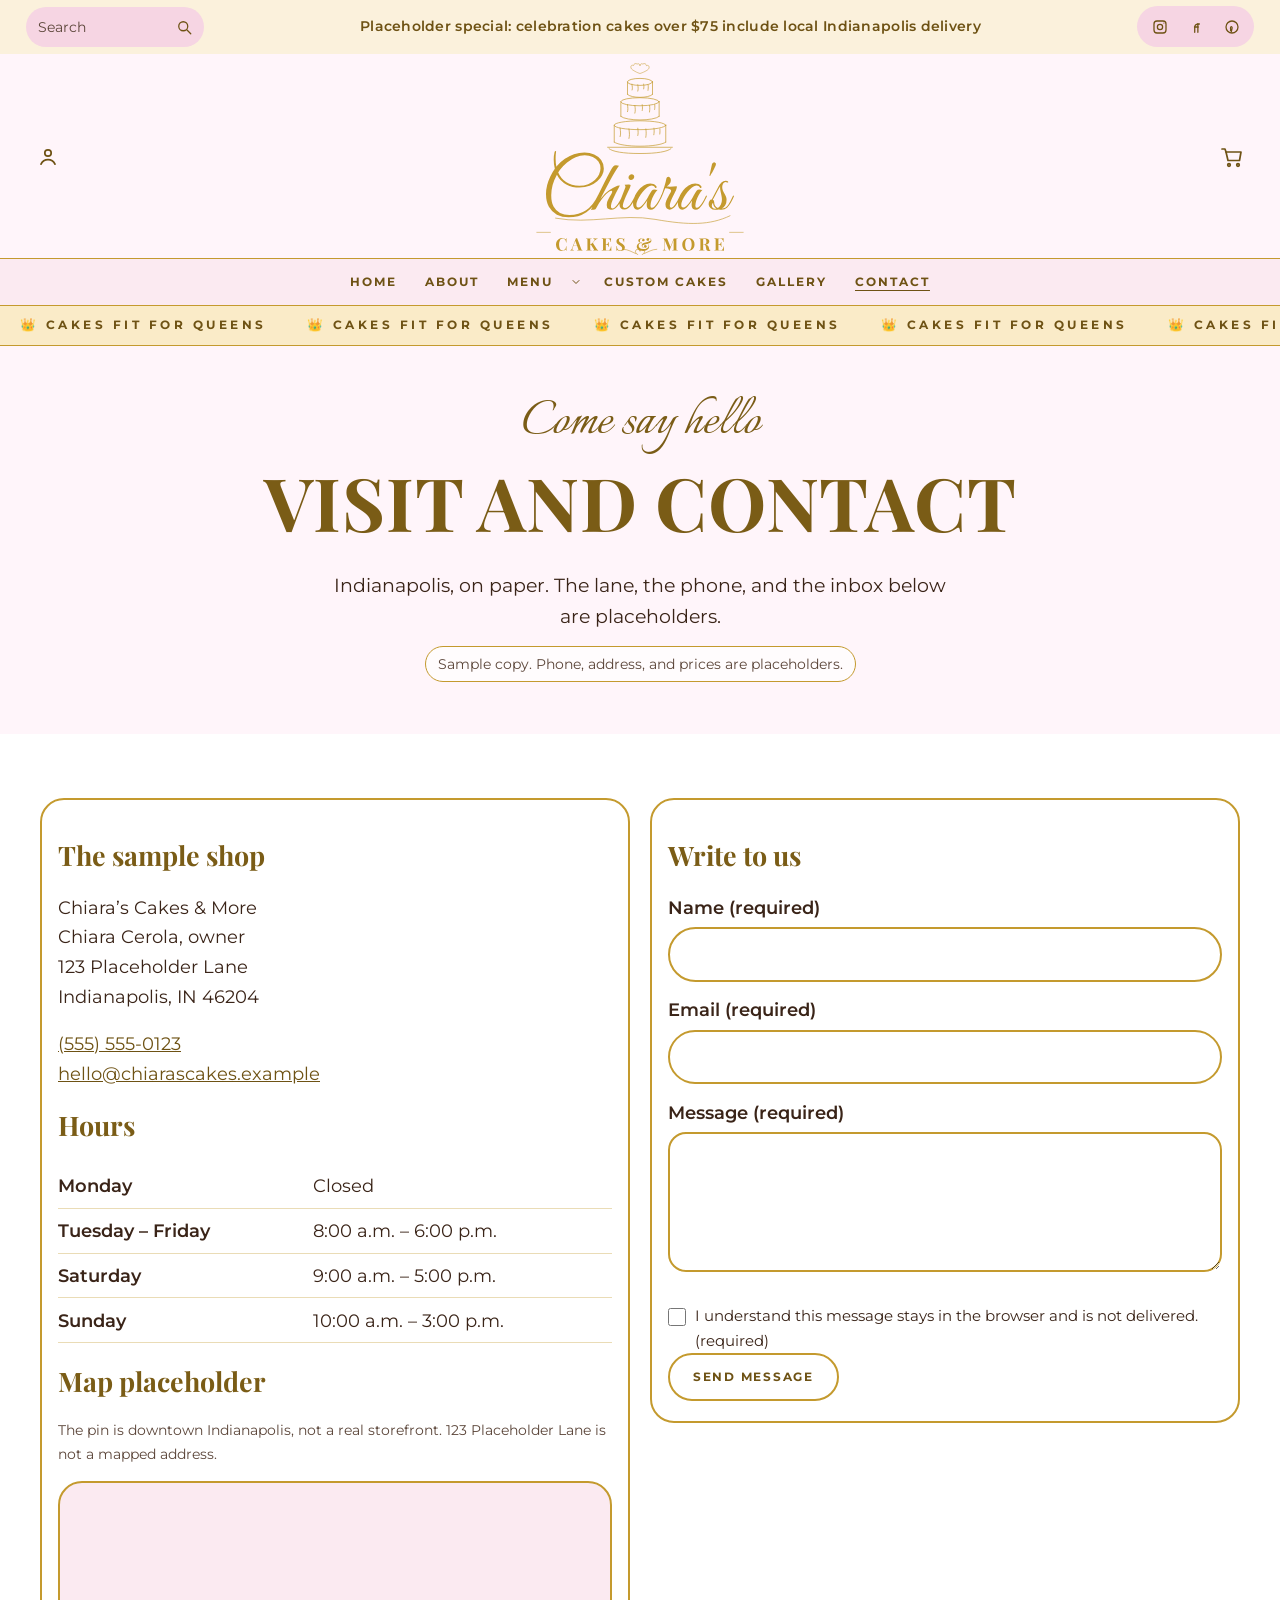
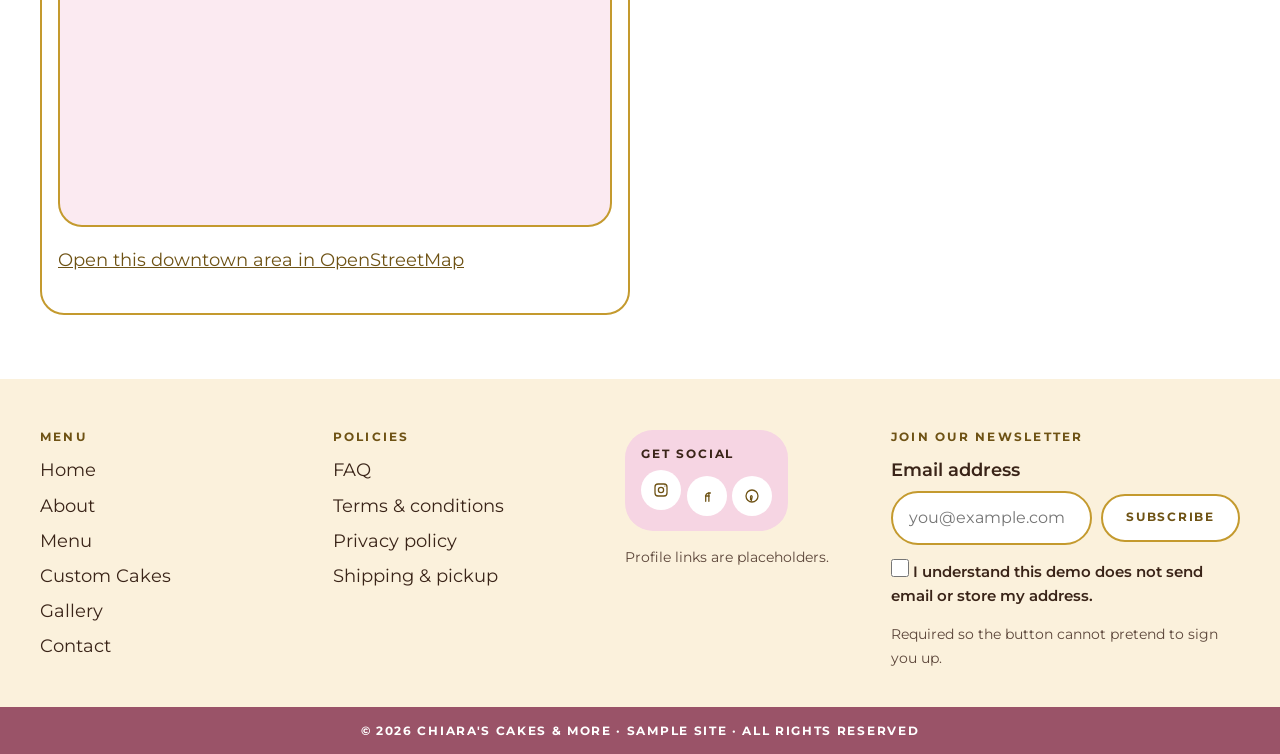
<file: contact.html>
<!DOCTYPE html>
<html lang="en">
<head>
  <meta charset="utf-8">
  <meta name="viewport" content="width=device-width, initial-scale=1">
  <title>Contact | Chiara's Cakes & More</title>
  <meta name="description" content="Placeholder contact details, hours, and a downtown Indianapolis map for Chiara's Cakes & More.">
  <meta name="theme-color" content="#FFF5FA">
  <link rel="canonical" href="https://tvremine.github.io/chiaras-cakes-and-more/contact.html">
  <meta property="og:type" content="website">
  <meta property="og:site_name" content="Chiara's Cakes &amp; More">
  <meta property="og:title" content="Contact | Chiara's Cakes & More">
  <meta property="og:description" content="Placeholder contact details, hours, and a downtown Indianapolis map for Chiara's Cakes & More.">
  <meta property="og:url" content="https://tvremine.github.io/chiaras-cakes-and-more/contact.html">
  <meta property="og:image" content="https://tvremine.github.io/chiaras-cakes-and-more/images/og.jpg">
  <meta property="og:locale" content="en_US">
  <meta name="twitter:card" content="summary_large_image">
  <meta name="twitter:title" content="Contact | Chiara's Cakes & More">
  <meta name="twitter:description" content="Placeholder contact details, hours, and a downtown Indianapolis map for Chiara's Cakes & More.">
  <meta name="twitter:image" content="https://tvremine.github.io/chiaras-cakes-and-more/images/og.jpg">
  <link rel="icon" href="assets/favicon.svg" type="image/svg+xml">
  <link rel="preload" href="fonts/playfair-display-700.woff2" as="font" type="font/woff2" crossorigin>
  <link rel="preload" href="fonts/italianno-400.woff2" as="font" type="font/woff2" crossorigin>
  <link rel="preload" href="fonts/montserrat-400.woff2" as="font" type="font/woff2" crossorigin>
  <link rel="stylesheet" href="css/styles.css">
  <script type="application/ld+json">
{
  "@context": "https://schema.org",
  "@type": "Bakery",
  "name": "Chiara's Cakes & More",
  "description": "Placeholder contact details, hours, and a downtown Indianapolis map for Chiara's Cakes & More.",
  "url": "https://tvremine.github.io/chiaras-cakes-and-more/contact.html",
  "image": "https://tvremine.github.io/chiaras-cakes-and-more/images/og.jpg",
  "telephone": "+1-555-555-0123",
  "email": "hello@chiarascakes.example",
  "priceRange": "$$",
  "servesCuisine": "Bakery",
  "founder": {
    "@type": "Person",
    "name": "Chiara Cerola"
  },
  "address": {
    "@type": "PostalAddress",
    "streetAddress": "123 Placeholder Lane",
    "addressLocality": "Indianapolis",
    "addressRegion": "IN",
    "postalCode": "46204",
    "addressCountry": "US"
  },
  "openingHoursSpecification": [
    {
      "@type": "OpeningHoursSpecification",
      "dayOfWeek": [
        "Tuesday",
        "Wednesday",
        "Thursday",
        "Friday"
      ],
      "opens": "08:00",
      "closes": "18:00"
    },
    {
      "@type": "OpeningHoursSpecification",
      "dayOfWeek": "Saturday",
      "opens": "09:00",
      "closes": "17:00"
    },
    {
      "@type": "OpeningHoursSpecification",
      "dayOfWeek": "Sunday",
      "opens": "10:00",
      "closes": "15:00"
    }
  ]
}
  </script>
  <noscript>
    <style>
      @media (max-width: 979px) {
        .nav-toggle { display: none !important; }
        .desktop-account { display: inline-grid !important; }
        .site-nav {
          position: static !important;
          transform: none !important;
          visibility: visible !important;
          width: auto !important;
          height: auto !important;
          border: 0 !important;
          background: transparent !important;
          padding: 0.2rem 0 0.4rem !important;
          overflow: visible !important;
        }
        .nav-bar {
          background: #fbeaf1 !important;
          border-top: 1px solid #c49a2e !important;
          border-bottom: 1px solid #c49a2e !important;
        }
        .nav-list { flex-direction: row !important; flex-wrap: wrap; justify-content: center; }
        .submenu { display: block !important; position: static !important; transform: none !important; visibility: visible !important; opacity: 1 !important; box-shadow: none; border: 0; background: transparent; }
        .nav-backdrop { display: none !important; }
      }
    </style>
  </noscript>
  
  <script src="js/main.js" defer></script>
</head>
<body>
  <a class="skip-link" href="#main">Skip to content</a>
  <div id="live-status" class="visually-hidden" role="status"></div>
  <header class="site-header">
    <div class="announce">
      <form class="search-pill" action="menu.html" method="get" role="search">
        <label class="visually-hidden" for="site-search">Search the menu</label>
        <input id="site-search" name="q" type="search" placeholder="Search" autocomplete="off">
        <button type="submit" aria-label="Search the menu"><svg class="icon-stroke" viewBox="0 0 24 24" aria-hidden="true" focusable="false"><circle cx="11" cy="11" r="6"/><path d="M16 16l5 5"/></svg></button>
      </form>
      <p class="announce__text">
        <span class="announce__long">Placeholder special: celebration cakes over $75 include local Indianapolis delivery</span>
        <span class="announce__short">Sample special: local cake delivery</span>
      </p>
      <nav class="social-block" aria-label="Social placeholders">
        <ul style="display:flex;list-style:none;margin:0;padding:0;">
          <li><a href="contact.html#connect" aria-label="Instagram placeholder"><svg class="icon-stroke" viewBox="0 0 24 24" aria-hidden="true" focusable="false"><rect x="4" y="4" width="16" height="16" rx="4"/><circle cx="12" cy="12" r="3.5"/><circle cx="17.2" cy="6.8" r="0.7" fill="currentColor" stroke="none"/></svg></a></li><li><a href="contact.html#connect" aria-label="Facebook placeholder"><svg class="icon-stroke" viewBox="0 0 24 24" aria-hidden="true" focusable="false"><path d="M14 8h2.5M14.5 8v11M10 12h5.2"/><path d="M14.5 8.2c-2.6 0-4.2 1.8-4.2 4.2V19"/></svg></a></li><li><a href="contact.html#connect" aria-label="Pinterest placeholder"><svg class="icon-stroke" viewBox="0 0 24 24" aria-hidden="true" focusable="false"><circle cx="12" cy="12" r="8"/><path d="M11 18.5c.4-1.4.8-2.8 1-4.2.1-.6.6-2.2-.4-2.6-1.2-.5-1.6.8-1.6 1.8 0 1.2.5 2 0 3.2"/></svg></a></li>
        </ul>
      </nav>
    </div>
    <div class="logo-row">
      <div class="logo-row__side">
        <button class="nav-toggle" type="button" aria-expanded="false" aria-controls="site-nav" aria-label="Open menu">
          <span class="nav-toggle__bars"></span>
        </button>
        <button class="icon-btn desktop-account" type="button" data-open-dialog="account-dialog" aria-label="Account">
          <svg class="icon-stroke" viewBox="0 0 24 24" aria-hidden="true" focusable="false"><circle cx="12" cy="8" r="3.2"/><path d="M5 19.2c1.4-3 3.8-4.5 7-4.5s5.6 1.5 7 4.5"/></svg>
        </button>
      </div>
      <a class="logo" href="index.html">
        <img src="assets/logo.svg" width="620" height="491" alt="Chiara's Cakes &amp; More">
      </a>
      <div class="logo-row__side logo-row__side--end">
        <button class="icon-btn cart-open" type="button" data-open-dialog="cart-dialog" aria-label="Open cart, empty">
          <svg class="icon-stroke" viewBox="0 0 24 24" aria-hidden="true" focusable="false"><path d="M6 7h15l-1.5 8.5H8L6 7z"/><path d="M6 7L5 4H2"/><circle cx="9" cy="20" r="1.3"/><circle cx="18" cy="20" r="1.3"/></svg>
          <span class="cart-count" hidden>0</span>
        </button>
      </div>
    </div>
    <div class="nav-bar">
      <div class="nav-backdrop" data-nav-close></div>
      <nav id="site-nav" class="site-nav" aria-label="Primary">
        <button class="btn btn--small nav-account" type="button" data-open-dialog="account-dialog">Account</button>
        <ul class="nav-list">
          <li><a href="index.html">Home</a></li>
<li><a href="about.html">About</a></li>
<li class="has-sub">
            <a href="menu.html">Menu</a>
            <button class="sub-toggle" type="button" aria-expanded="false" aria-controls="menu-sub">
              <span class="visually-hidden">Menu categories</span>
              <svg class="icon-stroke" viewBox="0 0 24 24" aria-hidden="true" focusable="false"><path d="M6 9l6 6 6-6"/></svg>
            </button>
            <ul class="submenu" id="menu-sub">
              <li><a href="menu.html#cakes">Layer cakes</a></li>
              <li><a href="menu.html#cupcakes">Cupcakes</a></li>
              <li><a href="menu.html#cookies">Cookies</a></li>
              <li><a href="menu.html#pastries">Pastries</a></li>
            </ul>
          </li>
<li><a href="custom-cakes.html">Custom Cakes</a></li>
<li><a href="gallery.html">Gallery</a></li>
<li><a href="contact.html" aria-current="page">Contact</a></li>
        </ul>
      </nav>
    </div>
    <div class="marquee">
      <p class="visually-hidden">Cakes fit for queens.</p>
      <div class="marquee__track" aria-hidden="true">
        <p class="marquee__group"><span>👑 Cakes fit for queens</span><span>👑 Cakes fit for queens</span><span>👑 Cakes fit for queens</span><span>👑 Cakes fit for queens</span></p>
        <p class="marquee__group"><span>👑 Cakes fit for queens</span><span>👑 Cakes fit for queens</span><span>👑 Cakes fit for queens</span><span>👑 Cakes fit for queens</span></p>
      </div>
    </div>
  </header>
  <main id="main">
    
    <header class="page-hero">
      <div class="wrap">
        <p class="script">Come say hello</p>
        <h1>Visit and contact</h1>
        <p class="lede">Indianapolis, on paper. The lane, the phone, and the inbox below are placeholders.</p>
        <p class="crumb-note">Sample copy. Phone, address, and prices are placeholders.</p>
      </div>
    </header>
    <section class="band band--white">
      <div class="wrap contact-grid">
        <div class="info-card">
          <h2>The sample shop</h2>
          <p>Chiara’s Cakes &amp; More<br>Chiara Cerola, owner<br>123 Placeholder Lane<br>Indianapolis, IN 46204</p>
          <p><a href="tel:+15555550123">(555) 555-0123</a><br><a href="mailto:hello@chiarascakes.example">hello@chiarascakes.example</a></p>
          <h2>Hours</h2>
          <table class="hours">
            <caption class="visually-hidden">Sample bakery hours</caption>
            <tbody>
              <tr><th scope="row">Monday</th><td>Closed</td></tr>
              <tr><th scope="row">Tuesday – Friday</th><td>8:00 a.m. – 6:00 p.m.</td></tr>
              <tr><th scope="row">Saturday</th><td>9:00 a.m. – 5:00 p.m.</td></tr>
              <tr><th scope="row">Sunday</th><td>10:00 a.m. – 3:00 p.m.</td></tr>
            </tbody>
          </table>
          <h2>Map placeholder</h2>
          <p class="fine">The pin is downtown Indianapolis, not a real storefront. 123 Placeholder Lane is not a mapped address.</p>
          <div class="map-frame">
            <iframe title="Map placeholder centered on downtown Indianapolis" loading="lazy" referrerpolicy="no-referrer-when-downgrade" src="https://www.openstreetmap.org/export/embed.html?bbox=-86.171%2C39.758%2C-86.145%2C39.778&amp;layer=mapnik&amp;marker=39.7684%2C-86.1581"></iframe>
          </div>
          <p><a href="https://www.openstreetmap.org/#map=15/39.7684/-86.1581" rel="noopener noreferrer">Open this downtown area in OpenStreetMap</a></p>
        </div>
        <form novalidate class="js-form form-card" data-form="contact" action="#sent" method="post">
          <h2>Write to us</h2>
          <div class="form-errors" id="contact-errors" tabindex="-1" hidden></div>
          <div class="form-grid">
            <label class="field">
              <span>Name (required)</span>
              <input name="name" type="text" autocomplete="name" required>
            </label>
            <label class="field">
              <span>Email (required)</span>
              <input name="email" type="email" autocomplete="email" required>
            </label>
            <label class="field">
              <span>Message (required)</span>
              <textarea name="message" required minlength="10"></textarea>
            </label>
            <label class="check">
              <input type="checkbox" name="consent" value="yes" required>
              <span>I understand this message stays in the browser and is not delivered. (required)</span>
            </label>
          </div>
          <button class="btn" type="submit">Send message</button>
          <div class="success-panel" hidden>
            <h2 tabindex="-1">Message kept on this page</h2>
            <p>Thank you. Nothing was sent to hello@chiarascakes.example, which is not a working inbox.</p>
          </div>
        </form>
      </div>
    </section>
    
  </main>
  <footer class="site-footer">
    <div class="wrap footer-grid">
      <div>
        <h2>Menu</h2>
        <ul><li><a href="index.html">Home</a></li><li><a href="about.html">About</a></li><li><a href="menu.html">Menu</a></li><li><a href="custom-cakes.html">Custom Cakes</a></li><li><a href="gallery.html">Gallery</a></li><li><a href="contact.html">Contact</a></li></ul>
      </div>
      <div>
        <h2>Policies</h2>
        <ul>
          <li><a href="faq.html">FAQ</a></li>
          <li><a href="terms.html">Terms &amp; conditions</a></li>
          <li><a href="privacy.html">Privacy policy</a></li>
          <li><a href="shipping.html">Shipping &amp; pickup</a></li>
        </ul>
      </div>
      <div>
        <h2 class="visually-hidden">Social</h2>
        <div class="social-pill" id="connect">
          <p>Get social</p>
          <ul><li><a href="contact.html#connect" aria-label="Instagram placeholder"><svg class="icon-stroke" viewBox="0 0 24 24" aria-hidden="true" focusable="false"><rect x="4" y="4" width="16" height="16" rx="4"/><circle cx="12" cy="12" r="3.5"/><circle cx="17.2" cy="6.8" r="0.7" fill="currentColor" stroke="none"/></svg></a></li><li><a href="contact.html#connect" aria-label="Facebook placeholder"><svg class="icon-stroke" viewBox="0 0 24 24" aria-hidden="true" focusable="false"><path d="M14 8h2.5M14.5 8v11M10 12h5.2"/><path d="M14.5 8.2c-2.6 0-4.2 1.8-4.2 4.2V19"/></svg></a></li><li><a href="contact.html#connect" aria-label="Pinterest placeholder"><svg class="icon-stroke" viewBox="0 0 24 24" aria-hidden="true" focusable="false"><circle cx="12" cy="12" r="8"/><path d="M11 18.5c.4-1.4.8-2.8 1-4.2.1-.6.6-2.2-.4-2.6-1.2-.5-1.6.8-1.6 1.8 0 1.2.5 2 0 3.2"/></svg></a></li></ul>
        </div>
        <p class="fine">Profile links are placeholders.</p>
      </div>
      <div>
        <h2>Join our newsletter</h2>
        <form novalidate class="js-form newsletter" data-form="newsletter" action="#newsletter" method="post">
          <div class="form-errors" id="newsletter-errors" tabindex="-1" hidden></div>
          <div class="field">
            <label for="newsletter-email">Email address</label>
            <div class="newsletter-row">
              <input class="pill-input" id="newsletter-email" name="email" type="email" autocomplete="email" required placeholder="you@example.com">
              <button class="btn btn--white" type="submit">Subscribe</button>
            </div>
          </div>
          <label class="check">
            <input type="checkbox" name="consent" value="yes">
            <span>I understand this demo does not send email or store my address.</span>
          </label>
          <p class="form-note">Required so the button cannot pretend to sign you up.</p>
          <div class="success-panel" hidden>
            <h3 tabindex="-1">You are on the list — on this page only.</h3>
            <p>Nothing was emailed or saved. Call the placeholder number if you want the real bakery, once there is one.</p>
          </div>
        </form>
      </div>
    </div>
  </footer>
  <div class="footer-bar">
    <p>© 2026 Chiara's Cakes &amp; More · Sample site · All rights reserved</p>
  </div>
  <div class="dialog" id="account-dialog" hidden>
    <div class="dialog__backdrop" data-close-dialog></div>
    <div class="dialog__panel" role="dialog" aria-modal="true" aria-labelledby="account-title">
      <div class="dialog__head">
        <h2 id="account-title">Account</h2>
        <button class="icon-btn" type="button" data-close-dialog aria-label="Close account note"><svg class="icon-stroke" viewBox="0 0 24 24" aria-hidden="true" focusable="false"><path d="M6 6l12 12M18 6L6 18"/></svg></button>
      </div>
      <p>Online accounts are not part of this sample site. There is no password to collect and nothing to sign in to.</p>
      <p>To talk about a cake, call <a href="tel:+15555550123">(555) 555-0123</a> or use the <a href="contact.html">contact page</a>. The number and inbox are placeholders.</p>
      <button class="btn btn--white" type="button" data-close-dialog>Close</button>
    </div>
  </div>
  <div class="dialog drawer" id="cart-dialog" hidden>
    <div class="dialog__backdrop" data-close-dialog></div>
    <div class="dialog__panel" role="dialog" aria-modal="true" aria-labelledby="cart-title">
      <div class="dialog__head">
        <h2 id="cart-title">Your cart</h2>
        <button class="icon-btn" type="button" data-close-dialog aria-label="Close cart"><svg class="icon-stroke" viewBox="0 0 24 24" aria-hidden="true" focusable="false"><path d="M6 6l12 12M18 6L6 18"/></svg></button>
      </div>
      <p class="fine">This cart stays in this browser only. Nothing is ordered or charged.</p>
      <p class="cart-empty">Your cart is empty. The menu is full of sample prices.</p>
      <ul class="cart-list"></ul>
      <p class="cart-sub" hidden></p>
      <a class="btn btn--white" href="menu.html">Browse the menu</a>
    </div>
  </div>
</body>
</html>
</file>
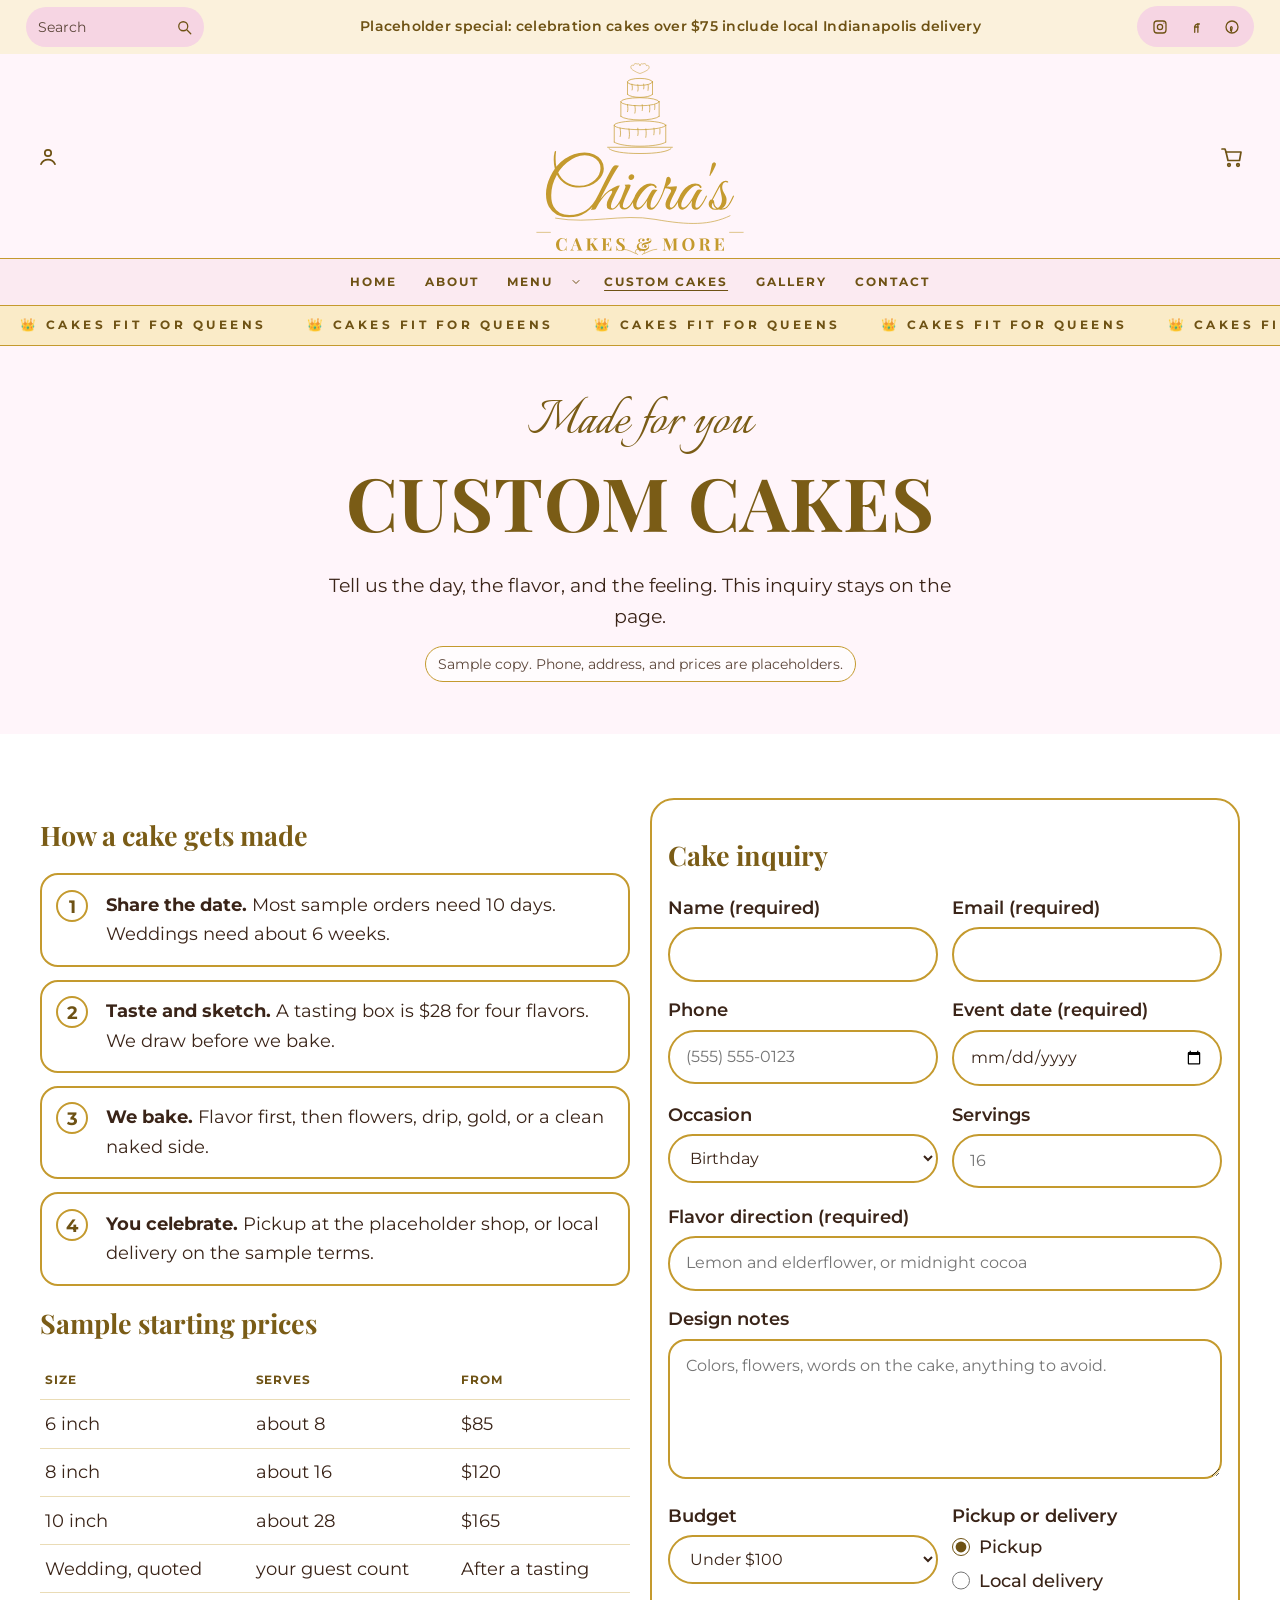
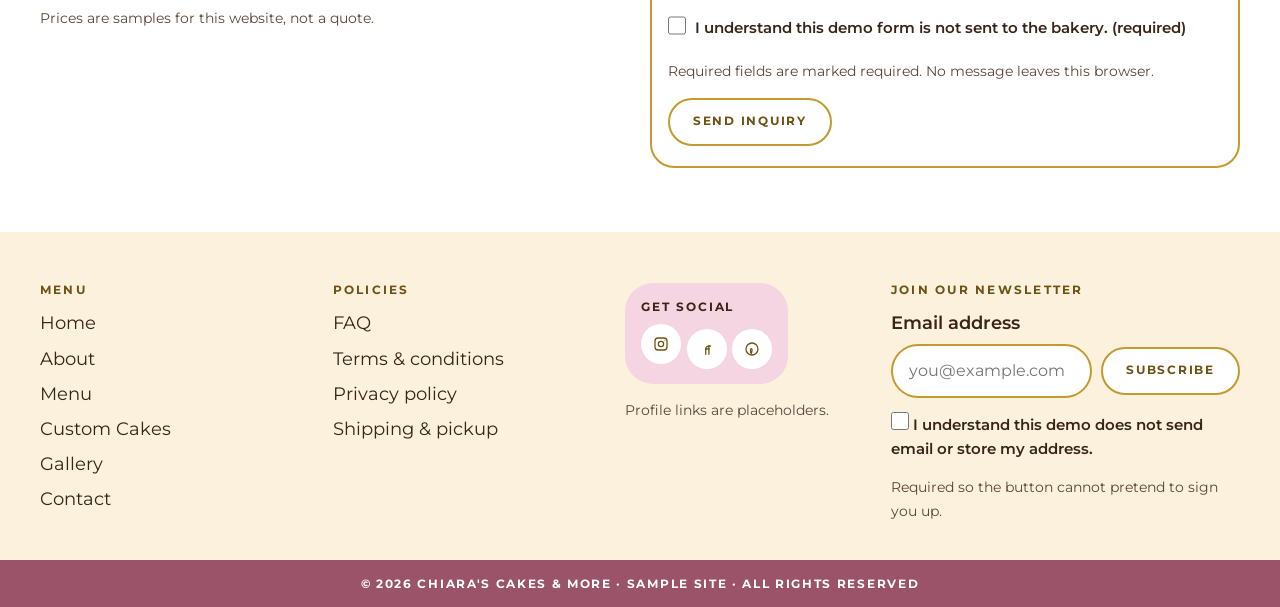
<file: custom-cakes.html>
<!DOCTYPE html>
<html lang="en">
<head>
  <meta charset="utf-8">
  <meta name="viewport" content="width=device-width, initial-scale=1">
  <title>Custom cakes | Chiara's Cakes & More</title>
  <meta name="description" content="Plan a custom cake with a front-end inquiry form. Sample lead times and starting prices for an Indianapolis bakery demo.">
  <meta name="theme-color" content="#FFF5FA">
  <link rel="canonical" href="https://tvremine.github.io/chiaras-cakes-and-more/custom-cakes.html">
  <meta property="og:type" content="website">
  <meta property="og:site_name" content="Chiara's Cakes &amp; More">
  <meta property="og:title" content="Custom cakes | Chiara's Cakes & More">
  <meta property="og:description" content="Plan a custom cake with a front-end inquiry form. Sample lead times and starting prices for an Indianapolis bakery demo.">
  <meta property="og:url" content="https://tvremine.github.io/chiaras-cakes-and-more/custom-cakes.html">
  <meta property="og:image" content="https://tvremine.github.io/chiaras-cakes-and-more/images/og.jpg">
  <meta property="og:locale" content="en_US">
  <meta name="twitter:card" content="summary_large_image">
  <meta name="twitter:title" content="Custom cakes | Chiara's Cakes & More">
  <meta name="twitter:description" content="Plan a custom cake with a front-end inquiry form. Sample lead times and starting prices for an Indianapolis bakery demo.">
  <meta name="twitter:image" content="https://tvremine.github.io/chiaras-cakes-and-more/images/og.jpg">
  <link rel="icon" href="assets/favicon.svg" type="image/svg+xml">
  <link rel="preload" href="fonts/playfair-display-700.woff2" as="font" type="font/woff2" crossorigin>
  <link rel="preload" href="fonts/italianno-400.woff2" as="font" type="font/woff2" crossorigin>
  <link rel="preload" href="fonts/montserrat-400.woff2" as="font" type="font/woff2" crossorigin>
  <link rel="stylesheet" href="css/styles.css">
  <script type="application/ld+json">
{
  "@context": "https://schema.org",
  "@type": "Bakery",
  "name": "Chiara's Cakes & More",
  "description": "Plan a custom cake with a front-end inquiry form. Sample lead times and starting prices for an Indianapolis bakery demo.",
  "url": "https://tvremine.github.io/chiaras-cakes-and-more/custom-cakes.html",
  "image": "https://tvremine.github.io/chiaras-cakes-and-more/images/og.jpg",
  "telephone": "+1-555-555-0123",
  "email": "hello@chiarascakes.example",
  "priceRange": "$$",
  "servesCuisine": "Bakery",
  "founder": {
    "@type": "Person",
    "name": "Chiara Cerola"
  },
  "address": {
    "@type": "PostalAddress",
    "streetAddress": "123 Placeholder Lane",
    "addressLocality": "Indianapolis",
    "addressRegion": "IN",
    "postalCode": "46204",
    "addressCountry": "US"
  },
  "openingHoursSpecification": [
    {
      "@type": "OpeningHoursSpecification",
      "dayOfWeek": [
        "Tuesday",
        "Wednesday",
        "Thursday",
        "Friday"
      ],
      "opens": "08:00",
      "closes": "18:00"
    },
    {
      "@type": "OpeningHoursSpecification",
      "dayOfWeek": "Saturday",
      "opens": "09:00",
      "closes": "17:00"
    },
    {
      "@type": "OpeningHoursSpecification",
      "dayOfWeek": "Sunday",
      "opens": "10:00",
      "closes": "15:00"
    }
  ]
}
  </script>
  <noscript>
    <style>
      @media (max-width: 979px) {
        .nav-toggle { display: none !important; }
        .desktop-account { display: inline-grid !important; }
        .site-nav {
          position: static !important;
          transform: none !important;
          visibility: visible !important;
          width: auto !important;
          height: auto !important;
          border: 0 !important;
          background: transparent !important;
          padding: 0.2rem 0 0.4rem !important;
          overflow: visible !important;
        }
        .nav-bar {
          background: #fbeaf1 !important;
          border-top: 1px solid #c49a2e !important;
          border-bottom: 1px solid #c49a2e !important;
        }
        .nav-list { flex-direction: row !important; flex-wrap: wrap; justify-content: center; }
        .submenu { display: block !important; position: static !important; transform: none !important; visibility: visible !important; opacity: 1 !important; box-shadow: none; border: 0; background: transparent; }
        .nav-backdrop { display: none !important; }
      }
    </style>
  </noscript>
  
  <script src="js/main.js" defer></script>
</head>
<body>
  <a class="skip-link" href="#main">Skip to content</a>
  <div id="live-status" class="visually-hidden" role="status"></div>
  <header class="site-header">
    <div class="announce">
      <form class="search-pill" action="menu.html" method="get" role="search">
        <label class="visually-hidden" for="site-search">Search the menu</label>
        <input id="site-search" name="q" type="search" placeholder="Search" autocomplete="off">
        <button type="submit" aria-label="Search the menu"><svg class="icon-stroke" viewBox="0 0 24 24" aria-hidden="true" focusable="false"><circle cx="11" cy="11" r="6"/><path d="M16 16l5 5"/></svg></button>
      </form>
      <p class="announce__text">
        <span class="announce__long">Placeholder special: celebration cakes over $75 include local Indianapolis delivery</span>
        <span class="announce__short">Sample special: local cake delivery</span>
      </p>
      <nav class="social-block" aria-label="Social placeholders">
        <ul style="display:flex;list-style:none;margin:0;padding:0;">
          <li><a href="contact.html#connect" aria-label="Instagram placeholder"><svg class="icon-stroke" viewBox="0 0 24 24" aria-hidden="true" focusable="false"><rect x="4" y="4" width="16" height="16" rx="4"/><circle cx="12" cy="12" r="3.5"/><circle cx="17.2" cy="6.8" r="0.7" fill="currentColor" stroke="none"/></svg></a></li><li><a href="contact.html#connect" aria-label="Facebook placeholder"><svg class="icon-stroke" viewBox="0 0 24 24" aria-hidden="true" focusable="false"><path d="M14 8h2.5M14.5 8v11M10 12h5.2"/><path d="M14.5 8.2c-2.6 0-4.2 1.8-4.2 4.2V19"/></svg></a></li><li><a href="contact.html#connect" aria-label="Pinterest placeholder"><svg class="icon-stroke" viewBox="0 0 24 24" aria-hidden="true" focusable="false"><circle cx="12" cy="12" r="8"/><path d="M11 18.5c.4-1.4.8-2.8 1-4.2.1-.6.6-2.2-.4-2.6-1.2-.5-1.6.8-1.6 1.8 0 1.2.5 2 0 3.2"/></svg></a></li>
        </ul>
      </nav>
    </div>
    <div class="logo-row">
      <div class="logo-row__side">
        <button class="nav-toggle" type="button" aria-expanded="false" aria-controls="site-nav" aria-label="Open menu">
          <span class="nav-toggle__bars"></span>
        </button>
        <button class="icon-btn desktop-account" type="button" data-open-dialog="account-dialog" aria-label="Account">
          <svg class="icon-stroke" viewBox="0 0 24 24" aria-hidden="true" focusable="false"><circle cx="12" cy="8" r="3.2"/><path d="M5 19.2c1.4-3 3.8-4.5 7-4.5s5.6 1.5 7 4.5"/></svg>
        </button>
      </div>
      <a class="logo" href="index.html">
        <img src="assets/logo.svg" width="620" height="491" alt="Chiara's Cakes &amp; More">
      </a>
      <div class="logo-row__side logo-row__side--end">
        <button class="icon-btn cart-open" type="button" data-open-dialog="cart-dialog" aria-label="Open cart, empty">
          <svg class="icon-stroke" viewBox="0 0 24 24" aria-hidden="true" focusable="false"><path d="M6 7h15l-1.5 8.5H8L6 7z"/><path d="M6 7L5 4H2"/><circle cx="9" cy="20" r="1.3"/><circle cx="18" cy="20" r="1.3"/></svg>
          <span class="cart-count" hidden>0</span>
        </button>
      </div>
    </div>
    <div class="nav-bar">
      <div class="nav-backdrop" data-nav-close></div>
      <nav id="site-nav" class="site-nav" aria-label="Primary">
        <button class="btn btn--small nav-account" type="button" data-open-dialog="account-dialog">Account</button>
        <ul class="nav-list">
          <li><a href="index.html">Home</a></li>
<li><a href="about.html">About</a></li>
<li class="has-sub">
            <a href="menu.html">Menu</a>
            <button class="sub-toggle" type="button" aria-expanded="false" aria-controls="menu-sub">
              <span class="visually-hidden">Menu categories</span>
              <svg class="icon-stroke" viewBox="0 0 24 24" aria-hidden="true" focusable="false"><path d="M6 9l6 6 6-6"/></svg>
            </button>
            <ul class="submenu" id="menu-sub">
              <li><a href="menu.html#cakes">Layer cakes</a></li>
              <li><a href="menu.html#cupcakes">Cupcakes</a></li>
              <li><a href="menu.html#cookies">Cookies</a></li>
              <li><a href="menu.html#pastries">Pastries</a></li>
            </ul>
          </li>
<li><a href="custom-cakes.html" aria-current="page">Custom Cakes</a></li>
<li><a href="gallery.html">Gallery</a></li>
<li><a href="contact.html">Contact</a></li>
        </ul>
      </nav>
    </div>
    <div class="marquee">
      <p class="visually-hidden">Cakes fit for queens.</p>
      <div class="marquee__track" aria-hidden="true">
        <p class="marquee__group"><span>👑 Cakes fit for queens</span><span>👑 Cakes fit for queens</span><span>👑 Cakes fit for queens</span><span>👑 Cakes fit for queens</span></p>
        <p class="marquee__group"><span>👑 Cakes fit for queens</span><span>👑 Cakes fit for queens</span><span>👑 Cakes fit for queens</span><span>👑 Cakes fit for queens</span></p>
      </div>
    </div>
  </header>
  <main id="main">
    
    <header class="page-hero">
      <div class="wrap">
        <p class="script">Made for you</p>
        <h1>Custom cakes</h1>
        <p class="lede">Tell us the day, the flavor, and the feeling. This inquiry stays on the page.</p>
        <p class="crumb-note">Sample copy. Phone, address, and prices are placeholders.</p>
      </div>
    </header>
    <section class="band band--white">
      <div class="wrap custom-grid">
        <div>
          <h2>How a cake gets made</h2>
          <ol class="steps">
            <li><strong>Share the date.</strong> Most sample orders need 10 days. Weddings need about 6 weeks.</li>
            <li><strong>Taste and sketch.</strong> A tasting box is $28 for four flavors. We draw before we bake.</li>
            <li><strong>We bake.</strong> Flavor first, then flowers, drip, gold, or a clean naked side.</li>
            <li><strong>You celebrate.</strong> Pickup at the placeholder shop, or local delivery on the sample terms.</li>
          </ol>
          <h2>Sample starting prices</h2>
          <table class="price-table">
            <caption class="visually-hidden">Sample custom cake prices in US dollars</caption>
            <thead><tr><th scope="col">Size</th><th scope="col">Serves</th><th scope="col">From</th></tr></thead>
            <tbody>
              <tr><td>6 inch</td><td>about 8</td><td>$85</td></tr>
              <tr><td>8 inch</td><td>about 16</td><td>$120</td></tr>
              <tr><td>10 inch</td><td>about 28</td><td>$165</td></tr>
              <tr><td>Wedding, quoted</td><td>your guest count</td><td>After a tasting</td></tr>
            </tbody>
          </table>
          <p class="fine">Prices are samples for this website, not a quote.</p>
        </div>
        <form novalidate class="js-form form-card" data-form="inquiry" action="#inquiry" method="post" id="inquiry">
          <h2>Cake inquiry</h2>
          <div class="form-errors" id="inquiry-errors" tabindex="-1" hidden></div>
          <div class="form-grid form-grid--2">
            <label class="field">
              <span>Name (required)</span>
              <input name="name" type="text" autocomplete="name" required>
            </label>
            <label class="field">
              <span>Email (required)</span>
              <input name="email" type="email" autocomplete="email" required>
            </label>
            <label class="field">
              <span>Phone</span>
              <input name="phone" type="tel" autocomplete="tel" placeholder="(555) 555-0123">
            </label>
            <label class="field">
              <span>Event date (required)</span>
              <input name="date" type="date" required>
            </label>
            <label class="field">
              <span>Occasion</span>
              <select name="occasion">
                <option>Birthday</option>
                <option>Wedding</option>
                <option>Shower</option>
                <option>Just because</option>
                <option>Other</option>
              </select>
            </label>
            <label class="field">
              <span>Servings</span>
              <input name="servings" type="number" min="2" max="400" placeholder="16">
            </label>
            <label class="field field--full">
              <span>Flavor direction (required)</span>
              <input name="flavor" type="text" required placeholder="Lemon and elderflower, or midnight cocoa">
            </label>
            <label class="field field--full">
              <span>Design notes</span>
              <textarea name="notes" placeholder="Colors, flowers, words on the cake, anything to avoid."></textarea>
            </label>
            <label class="field">
              <span>Budget</span>
              <select name="budget">
                <option>Under $100</option>
                <option>$100–$200</option>
                <option>$200–$400</option>
                <option>$400 or more</option>
                <option>Not sure yet</option>
              </select>
            </label>
            <fieldset class="field">
              <legend>Pickup or delivery</legend>
              <div class="radios">
                <label><input type="radio" name="fulfillment" value="pickup" checked> Pickup</label>
                <label><input type="radio" name="fulfillment" value="delivery"> Local delivery</label>
              </div>
            </fieldset>
            <label class="check field field--full">
              <input type="checkbox" name="consent" value="yes" required>
              <span>I understand this demo form is not sent to the bakery. (required)</span>
            </label>
          </div>
          <p class="form-note">Required fields are marked required. No message leaves this browser.</p>
          <button class="btn" type="submit">Send inquiry</button>
          <div class="success-panel" hidden>
            <h2 tabindex="-1">Inquiry kept on this page</h2>
            <p>Thank you. Nothing was emailed. For this sample bakery, call (555) 555-0123 — also a placeholder.</p>
          </div>
        </form>
      </div>
    </section>
    
  </main>
  <footer class="site-footer">
    <div class="wrap footer-grid">
      <div>
        <h2>Menu</h2>
        <ul><li><a href="index.html">Home</a></li><li><a href="about.html">About</a></li><li><a href="menu.html">Menu</a></li><li><a href="custom-cakes.html">Custom Cakes</a></li><li><a href="gallery.html">Gallery</a></li><li><a href="contact.html">Contact</a></li></ul>
      </div>
      <div>
        <h2>Policies</h2>
        <ul>
          <li><a href="faq.html">FAQ</a></li>
          <li><a href="terms.html">Terms &amp; conditions</a></li>
          <li><a href="privacy.html">Privacy policy</a></li>
          <li><a href="shipping.html">Shipping &amp; pickup</a></li>
        </ul>
      </div>
      <div>
        <h2 class="visually-hidden">Social</h2>
        <div class="social-pill" id="connect">
          <p>Get social</p>
          <ul><li><a href="contact.html#connect" aria-label="Instagram placeholder"><svg class="icon-stroke" viewBox="0 0 24 24" aria-hidden="true" focusable="false"><rect x="4" y="4" width="16" height="16" rx="4"/><circle cx="12" cy="12" r="3.5"/><circle cx="17.2" cy="6.8" r="0.7" fill="currentColor" stroke="none"/></svg></a></li><li><a href="contact.html#connect" aria-label="Facebook placeholder"><svg class="icon-stroke" viewBox="0 0 24 24" aria-hidden="true" focusable="false"><path d="M14 8h2.5M14.5 8v11M10 12h5.2"/><path d="M14.5 8.2c-2.6 0-4.2 1.8-4.2 4.2V19"/></svg></a></li><li><a href="contact.html#connect" aria-label="Pinterest placeholder"><svg class="icon-stroke" viewBox="0 0 24 24" aria-hidden="true" focusable="false"><circle cx="12" cy="12" r="8"/><path d="M11 18.5c.4-1.4.8-2.8 1-4.2.1-.6.6-2.2-.4-2.6-1.2-.5-1.6.8-1.6 1.8 0 1.2.5 2 0 3.2"/></svg></a></li></ul>
        </div>
        <p class="fine">Profile links are placeholders.</p>
      </div>
      <div>
        <h2>Join our newsletter</h2>
        <form novalidate class="js-form newsletter" data-form="newsletter" action="#newsletter" method="post">
          <div class="form-errors" id="newsletter-errors" tabindex="-1" hidden></div>
          <div class="field">
            <label for="newsletter-email">Email address</label>
            <div class="newsletter-row">
              <input class="pill-input" id="newsletter-email" name="email" type="email" autocomplete="email" required placeholder="you@example.com">
              <button class="btn btn--white" type="submit">Subscribe</button>
            </div>
          </div>
          <label class="check">
            <input type="checkbox" name="consent" value="yes">
            <span>I understand this demo does not send email or store my address.</span>
          </label>
          <p class="form-note">Required so the button cannot pretend to sign you up.</p>
          <div class="success-panel" hidden>
            <h3 tabindex="-1">You are on the list — on this page only.</h3>
            <p>Nothing was emailed or saved. Call the placeholder number if you want the real bakery, once there is one.</p>
          </div>
        </form>
      </div>
    </div>
  </footer>
  <div class="footer-bar">
    <p>© 2026 Chiara's Cakes &amp; More · Sample site · All rights reserved</p>
  </div>
  <div class="dialog" id="account-dialog" hidden>
    <div class="dialog__backdrop" data-close-dialog></div>
    <div class="dialog__panel" role="dialog" aria-modal="true" aria-labelledby="account-title">
      <div class="dialog__head">
        <h2 id="account-title">Account</h2>
        <button class="icon-btn" type="button" data-close-dialog aria-label="Close account note"><svg class="icon-stroke" viewBox="0 0 24 24" aria-hidden="true" focusable="false"><path d="M6 6l12 12M18 6L6 18"/></svg></button>
      </div>
      <p>Online accounts are not part of this sample site. There is no password to collect and nothing to sign in to.</p>
      <p>To talk about a cake, call <a href="tel:+15555550123">(555) 555-0123</a> or use the <a href="contact.html">contact page</a>. The number and inbox are placeholders.</p>
      <button class="btn btn--white" type="button" data-close-dialog>Close</button>
    </div>
  </div>
  <div class="dialog drawer" id="cart-dialog" hidden>
    <div class="dialog__backdrop" data-close-dialog></div>
    <div class="dialog__panel" role="dialog" aria-modal="true" aria-labelledby="cart-title">
      <div class="dialog__head">
        <h2 id="cart-title">Your cart</h2>
        <button class="icon-btn" type="button" data-close-dialog aria-label="Close cart"><svg class="icon-stroke" viewBox="0 0 24 24" aria-hidden="true" focusable="false"><path d="M6 6l12 12M18 6L6 18"/></svg></button>
      </div>
      <p class="fine">This cart stays in this browser only. Nothing is ordered or charged.</p>
      <p class="cart-empty">Your cart is empty. The menu is full of sample prices.</p>
      <ul class="cart-list"></ul>
      <p class="cart-sub" hidden></p>
      <a class="btn btn--white" href="menu.html">Browse the menu</a>
    </div>
  </div>
</body>
</html>
</file>
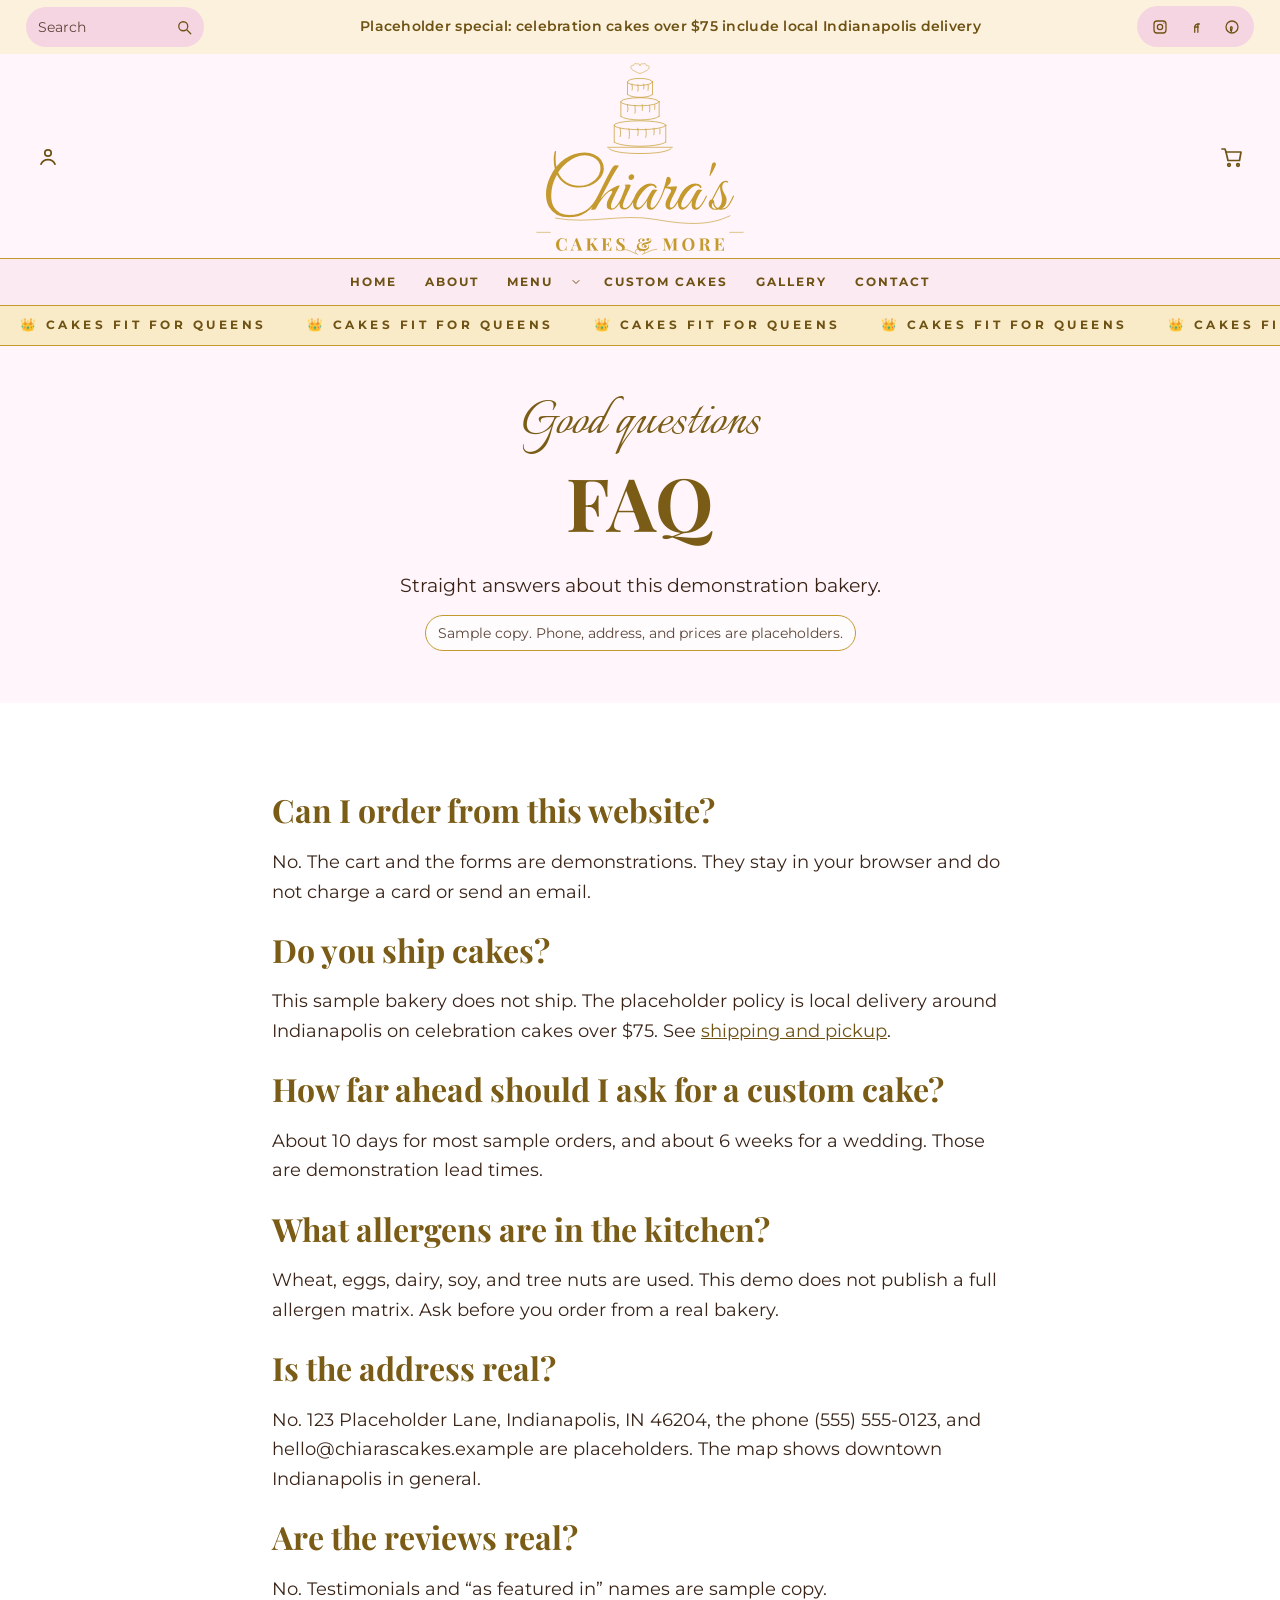
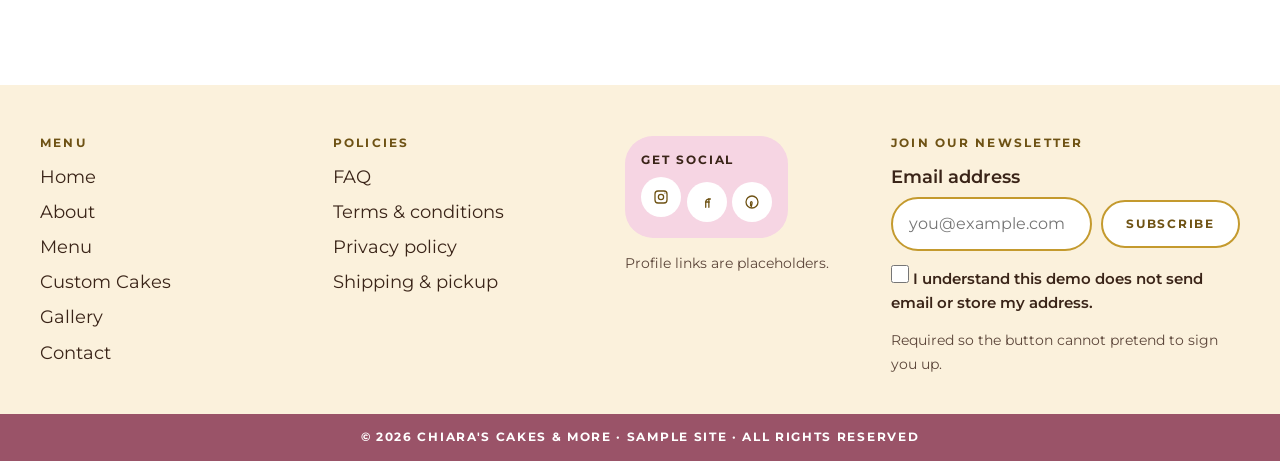
<file: faq.html>
<!DOCTYPE html>
<html lang="en">
<head>
  <meta charset="utf-8">
  <meta name="viewport" content="width=device-width, initial-scale=1">
  <title>FAQ | Chiara's Cakes & More</title>
  <meta name="description" content="Answers about this demonstration bakery: orders, allergens, delivery, and placeholder contact details.">
  <meta name="theme-color" content="#FFF5FA">
  <link rel="canonical" href="https://tvremine.github.io/chiaras-cakes-and-more/faq.html">
  <meta property="og:type" content="website">
  <meta property="og:site_name" content="Chiara's Cakes &amp; More">
  <meta property="og:title" content="FAQ | Chiara's Cakes & More">
  <meta property="og:description" content="Answers about this demonstration bakery: orders, allergens, delivery, and placeholder contact details.">
  <meta property="og:url" content="https://tvremine.github.io/chiaras-cakes-and-more/faq.html">
  <meta property="og:image" content="https://tvremine.github.io/chiaras-cakes-and-more/images/og.jpg">
  <meta property="og:locale" content="en_US">
  <meta name="twitter:card" content="summary_large_image">
  <meta name="twitter:title" content="FAQ | Chiara's Cakes & More">
  <meta name="twitter:description" content="Answers about this demonstration bakery: orders, allergens, delivery, and placeholder contact details.">
  <meta name="twitter:image" content="https://tvremine.github.io/chiaras-cakes-and-more/images/og.jpg">
  <link rel="icon" href="assets/favicon.svg" type="image/svg+xml">
  <link rel="preload" href="fonts/playfair-display-700.woff2" as="font" type="font/woff2" crossorigin>
  <link rel="preload" href="fonts/italianno-400.woff2" as="font" type="font/woff2" crossorigin>
  <link rel="preload" href="fonts/montserrat-400.woff2" as="font" type="font/woff2" crossorigin>
  <link rel="stylesheet" href="css/styles.css">
  <script type="application/ld+json">
{
  "@context": "https://schema.org",
  "@type": "Bakery",
  "name": "Chiara's Cakes & More",
  "description": "Answers about this demonstration bakery: orders, allergens, delivery, and placeholder contact details.",
  "url": "https://tvremine.github.io/chiaras-cakes-and-more/faq.html",
  "image": "https://tvremine.github.io/chiaras-cakes-and-more/images/og.jpg",
  "telephone": "+1-555-555-0123",
  "email": "hello@chiarascakes.example",
  "priceRange": "$$",
  "servesCuisine": "Bakery",
  "founder": {
    "@type": "Person",
    "name": "Chiara Cerola"
  },
  "address": {
    "@type": "PostalAddress",
    "streetAddress": "123 Placeholder Lane",
    "addressLocality": "Indianapolis",
    "addressRegion": "IN",
    "postalCode": "46204",
    "addressCountry": "US"
  },
  "openingHoursSpecification": [
    {
      "@type": "OpeningHoursSpecification",
      "dayOfWeek": [
        "Tuesday",
        "Wednesday",
        "Thursday",
        "Friday"
      ],
      "opens": "08:00",
      "closes": "18:00"
    },
    {
      "@type": "OpeningHoursSpecification",
      "dayOfWeek": "Saturday",
      "opens": "09:00",
      "closes": "17:00"
    },
    {
      "@type": "OpeningHoursSpecification",
      "dayOfWeek": "Sunday",
      "opens": "10:00",
      "closes": "15:00"
    }
  ]
}
  </script>
  <noscript>
    <style>
      @media (max-width: 979px) {
        .nav-toggle { display: none !important; }
        .desktop-account { display: inline-grid !important; }
        .site-nav {
          position: static !important;
          transform: none !important;
          visibility: visible !important;
          width: auto !important;
          height: auto !important;
          border: 0 !important;
          background: transparent !important;
          padding: 0.2rem 0 0.4rem !important;
          overflow: visible !important;
        }
        .nav-bar {
          background: #fbeaf1 !important;
          border-top: 1px solid #c49a2e !important;
          border-bottom: 1px solid #c49a2e !important;
        }
        .nav-list { flex-direction: row !important; flex-wrap: wrap; justify-content: center; }
        .submenu { display: block !important; position: static !important; transform: none !important; visibility: visible !important; opacity: 1 !important; box-shadow: none; border: 0; background: transparent; }
        .nav-backdrop { display: none !important; }
      }
    </style>
  </noscript>
  
  <script src="js/main.js" defer></script>
</head>
<body>
  <a class="skip-link" href="#main">Skip to content</a>
  <div id="live-status" class="visually-hidden" role="status"></div>
  <header class="site-header">
    <div class="announce">
      <form class="search-pill" action="menu.html" method="get" role="search">
        <label class="visually-hidden" for="site-search">Search the menu</label>
        <input id="site-search" name="q" type="search" placeholder="Search" autocomplete="off">
        <button type="submit" aria-label="Search the menu"><svg class="icon-stroke" viewBox="0 0 24 24" aria-hidden="true" focusable="false"><circle cx="11" cy="11" r="6"/><path d="M16 16l5 5"/></svg></button>
      </form>
      <p class="announce__text">
        <span class="announce__long">Placeholder special: celebration cakes over $75 include local Indianapolis delivery</span>
        <span class="announce__short">Sample special: local cake delivery</span>
      </p>
      <nav class="social-block" aria-label="Social placeholders">
        <ul style="display:flex;list-style:none;margin:0;padding:0;">
          <li><a href="contact.html#connect" aria-label="Instagram placeholder"><svg class="icon-stroke" viewBox="0 0 24 24" aria-hidden="true" focusable="false"><rect x="4" y="4" width="16" height="16" rx="4"/><circle cx="12" cy="12" r="3.5"/><circle cx="17.2" cy="6.8" r="0.7" fill="currentColor" stroke="none"/></svg></a></li><li><a href="contact.html#connect" aria-label="Facebook placeholder"><svg class="icon-stroke" viewBox="0 0 24 24" aria-hidden="true" focusable="false"><path d="M14 8h2.5M14.5 8v11M10 12h5.2"/><path d="M14.5 8.2c-2.6 0-4.2 1.8-4.2 4.2V19"/></svg></a></li><li><a href="contact.html#connect" aria-label="Pinterest placeholder"><svg class="icon-stroke" viewBox="0 0 24 24" aria-hidden="true" focusable="false"><circle cx="12" cy="12" r="8"/><path d="M11 18.5c.4-1.4.8-2.8 1-4.2.1-.6.6-2.2-.4-2.6-1.2-.5-1.6.8-1.6 1.8 0 1.2.5 2 0 3.2"/></svg></a></li>
        </ul>
      </nav>
    </div>
    <div class="logo-row">
      <div class="logo-row__side">
        <button class="nav-toggle" type="button" aria-expanded="false" aria-controls="site-nav" aria-label="Open menu">
          <span class="nav-toggle__bars"></span>
        </button>
        <button class="icon-btn desktop-account" type="button" data-open-dialog="account-dialog" aria-label="Account">
          <svg class="icon-stroke" viewBox="0 0 24 24" aria-hidden="true" focusable="false"><circle cx="12" cy="8" r="3.2"/><path d="M5 19.2c1.4-3 3.8-4.5 7-4.5s5.6 1.5 7 4.5"/></svg>
        </button>
      </div>
      <a class="logo" href="index.html">
        <img src="assets/logo.svg" width="620" height="491" alt="Chiara's Cakes &amp; More">
      </a>
      <div class="logo-row__side logo-row__side--end">
        <button class="icon-btn cart-open" type="button" data-open-dialog="cart-dialog" aria-label="Open cart, empty">
          <svg class="icon-stroke" viewBox="0 0 24 24" aria-hidden="true" focusable="false"><path d="M6 7h15l-1.5 8.5H8L6 7z"/><path d="M6 7L5 4H2"/><circle cx="9" cy="20" r="1.3"/><circle cx="18" cy="20" r="1.3"/></svg>
          <span class="cart-count" hidden>0</span>
        </button>
      </div>
    </div>
    <div class="nav-bar">
      <div class="nav-backdrop" data-nav-close></div>
      <nav id="site-nav" class="site-nav" aria-label="Primary">
        <button class="btn btn--small nav-account" type="button" data-open-dialog="account-dialog">Account</button>
        <ul class="nav-list">
          <li><a href="index.html">Home</a></li>
<li><a href="about.html">About</a></li>
<li class="has-sub">
            <a href="menu.html">Menu</a>
            <button class="sub-toggle" type="button" aria-expanded="false" aria-controls="menu-sub">
              <span class="visually-hidden">Menu categories</span>
              <svg class="icon-stroke" viewBox="0 0 24 24" aria-hidden="true" focusable="false"><path d="M6 9l6 6 6-6"/></svg>
            </button>
            <ul class="submenu" id="menu-sub">
              <li><a href="menu.html#cakes">Layer cakes</a></li>
              <li><a href="menu.html#cupcakes">Cupcakes</a></li>
              <li><a href="menu.html#cookies">Cookies</a></li>
              <li><a href="menu.html#pastries">Pastries</a></li>
            </ul>
          </li>
<li><a href="custom-cakes.html">Custom Cakes</a></li>
<li><a href="gallery.html">Gallery</a></li>
<li><a href="contact.html">Contact</a></li>
        </ul>
      </nav>
    </div>
    <div class="marquee">
      <p class="visually-hidden">Cakes fit for queens.</p>
      <div class="marquee__track" aria-hidden="true">
        <p class="marquee__group"><span>👑 Cakes fit for queens</span><span>👑 Cakes fit for queens</span><span>👑 Cakes fit for queens</span><span>👑 Cakes fit for queens</span></p>
        <p class="marquee__group"><span>👑 Cakes fit for queens</span><span>👑 Cakes fit for queens</span><span>👑 Cakes fit for queens</span><span>👑 Cakes fit for queens</span></p>
      </div>
    </div>
  </header>
  <main id="main">
    
    <header class="page-hero">
      <div class="wrap">
        <p class="script">Good questions</p>
        <h1>FAQ</h1>
        <p class="lede">Straight answers about this demonstration bakery.</p>
        <p class="crumb-note">Sample copy. Phone, address, and prices are placeholders.</p>
      </div>
    </header>
    <section class="band band--white">
      <div class="wrap prose">
      <h2>Can I order from this website?</h2>
      <p>No. The cart and the forms are demonstrations. They stay in your browser and do not charge a card or send an email.</p>
      <h2>Do you ship cakes?</h2>
      <p>This sample bakery does not ship. The placeholder policy is local delivery around Indianapolis on celebration cakes over $75. See <a href="shipping.html">shipping and pickup</a>.</p>
      <h2>How far ahead should I ask for a custom cake?</h2>
      <p>About 10 days for most sample orders, and about 6 weeks for a wedding. Those are demonstration lead times.</p>
      <h2>What allergens are in the kitchen?</h2>
      <p>Wheat, eggs, dairy, soy, and tree nuts are used. This demo does not publish a full allergen matrix. Ask before you order from a real bakery.</p>
      <h2>Is the address real?</h2>
      <p>No. 123 Placeholder Lane, Indianapolis, IN 46204, the phone (555) 555-0123, and hello@chiarascakes.example are placeholders. The map shows downtown Indianapolis in general.</p>
      <h2>Are the reviews real?</h2>
      <p>No. Testimonials and “as featured in” names are sample copy.</p>
    </div>
    </section>
    
  </main>
  <footer class="site-footer">
    <div class="wrap footer-grid">
      <div>
        <h2>Menu</h2>
        <ul><li><a href="index.html">Home</a></li><li><a href="about.html">About</a></li><li><a href="menu.html">Menu</a></li><li><a href="custom-cakes.html">Custom Cakes</a></li><li><a href="gallery.html">Gallery</a></li><li><a href="contact.html">Contact</a></li></ul>
      </div>
      <div>
        <h2>Policies</h2>
        <ul>
          <li><a href="faq.html">FAQ</a></li>
          <li><a href="terms.html">Terms &amp; conditions</a></li>
          <li><a href="privacy.html">Privacy policy</a></li>
          <li><a href="shipping.html">Shipping &amp; pickup</a></li>
        </ul>
      </div>
      <div>
        <h2 class="visually-hidden">Social</h2>
        <div class="social-pill" id="connect">
          <p>Get social</p>
          <ul><li><a href="contact.html#connect" aria-label="Instagram placeholder"><svg class="icon-stroke" viewBox="0 0 24 24" aria-hidden="true" focusable="false"><rect x="4" y="4" width="16" height="16" rx="4"/><circle cx="12" cy="12" r="3.5"/><circle cx="17.2" cy="6.8" r="0.7" fill="currentColor" stroke="none"/></svg></a></li><li><a href="contact.html#connect" aria-label="Facebook placeholder"><svg class="icon-stroke" viewBox="0 0 24 24" aria-hidden="true" focusable="false"><path d="M14 8h2.5M14.5 8v11M10 12h5.2"/><path d="M14.5 8.2c-2.6 0-4.2 1.8-4.2 4.2V19"/></svg></a></li><li><a href="contact.html#connect" aria-label="Pinterest placeholder"><svg class="icon-stroke" viewBox="0 0 24 24" aria-hidden="true" focusable="false"><circle cx="12" cy="12" r="8"/><path d="M11 18.5c.4-1.4.8-2.8 1-4.2.1-.6.6-2.2-.4-2.6-1.2-.5-1.6.8-1.6 1.8 0 1.2.5 2 0 3.2"/></svg></a></li></ul>
        </div>
        <p class="fine">Profile links are placeholders.</p>
      </div>
      <div>
        <h2>Join our newsletter</h2>
        <form novalidate class="js-form newsletter" data-form="newsletter" action="#newsletter" method="post">
          <div class="form-errors" id="newsletter-errors" tabindex="-1" hidden></div>
          <div class="field">
            <label for="newsletter-email">Email address</label>
            <div class="newsletter-row">
              <input class="pill-input" id="newsletter-email" name="email" type="email" autocomplete="email" required placeholder="you@example.com">
              <button class="btn btn--white" type="submit">Subscribe</button>
            </div>
          </div>
          <label class="check">
            <input type="checkbox" name="consent" value="yes">
            <span>I understand this demo does not send email or store my address.</span>
          </label>
          <p class="form-note">Required so the button cannot pretend to sign you up.</p>
          <div class="success-panel" hidden>
            <h3 tabindex="-1">You are on the list — on this page only.</h3>
            <p>Nothing was emailed or saved. Call the placeholder number if you want the real bakery, once there is one.</p>
          </div>
        </form>
      </div>
    </div>
  </footer>
  <div class="footer-bar">
    <p>© 2026 Chiara's Cakes &amp; More · Sample site · All rights reserved</p>
  </div>
  <div class="dialog" id="account-dialog" hidden>
    <div class="dialog__backdrop" data-close-dialog></div>
    <div class="dialog__panel" role="dialog" aria-modal="true" aria-labelledby="account-title">
      <div class="dialog__head">
        <h2 id="account-title">Account</h2>
        <button class="icon-btn" type="button" data-close-dialog aria-label="Close account note"><svg class="icon-stroke" viewBox="0 0 24 24" aria-hidden="true" focusable="false"><path d="M6 6l12 12M18 6L6 18"/></svg></button>
      </div>
      <p>Online accounts are not part of this sample site. There is no password to collect and nothing to sign in to.</p>
      <p>To talk about a cake, call <a href="tel:+15555550123">(555) 555-0123</a> or use the <a href="contact.html">contact page</a>. The number and inbox are placeholders.</p>
      <button class="btn btn--white" type="button" data-close-dialog>Close</button>
    </div>
  </div>
  <div class="dialog drawer" id="cart-dialog" hidden>
    <div class="dialog__backdrop" data-close-dialog></div>
    <div class="dialog__panel" role="dialog" aria-modal="true" aria-labelledby="cart-title">
      <div class="dialog__head">
        <h2 id="cart-title">Your cart</h2>
        <button class="icon-btn" type="button" data-close-dialog aria-label="Close cart"><svg class="icon-stroke" viewBox="0 0 24 24" aria-hidden="true" focusable="false"><path d="M6 6l12 12M18 6L6 18"/></svg></button>
      </div>
      <p class="fine">This cart stays in this browser only. Nothing is ordered or charged.</p>
      <p class="cart-empty">Your cart is empty. The menu is full of sample prices.</p>
      <ul class="cart-list"></ul>
      <p class="cart-sub" hidden></p>
      <a class="btn btn--white" href="menu.html">Browse the menu</a>
    </div>
  </div>
</body>
</html>
</file>
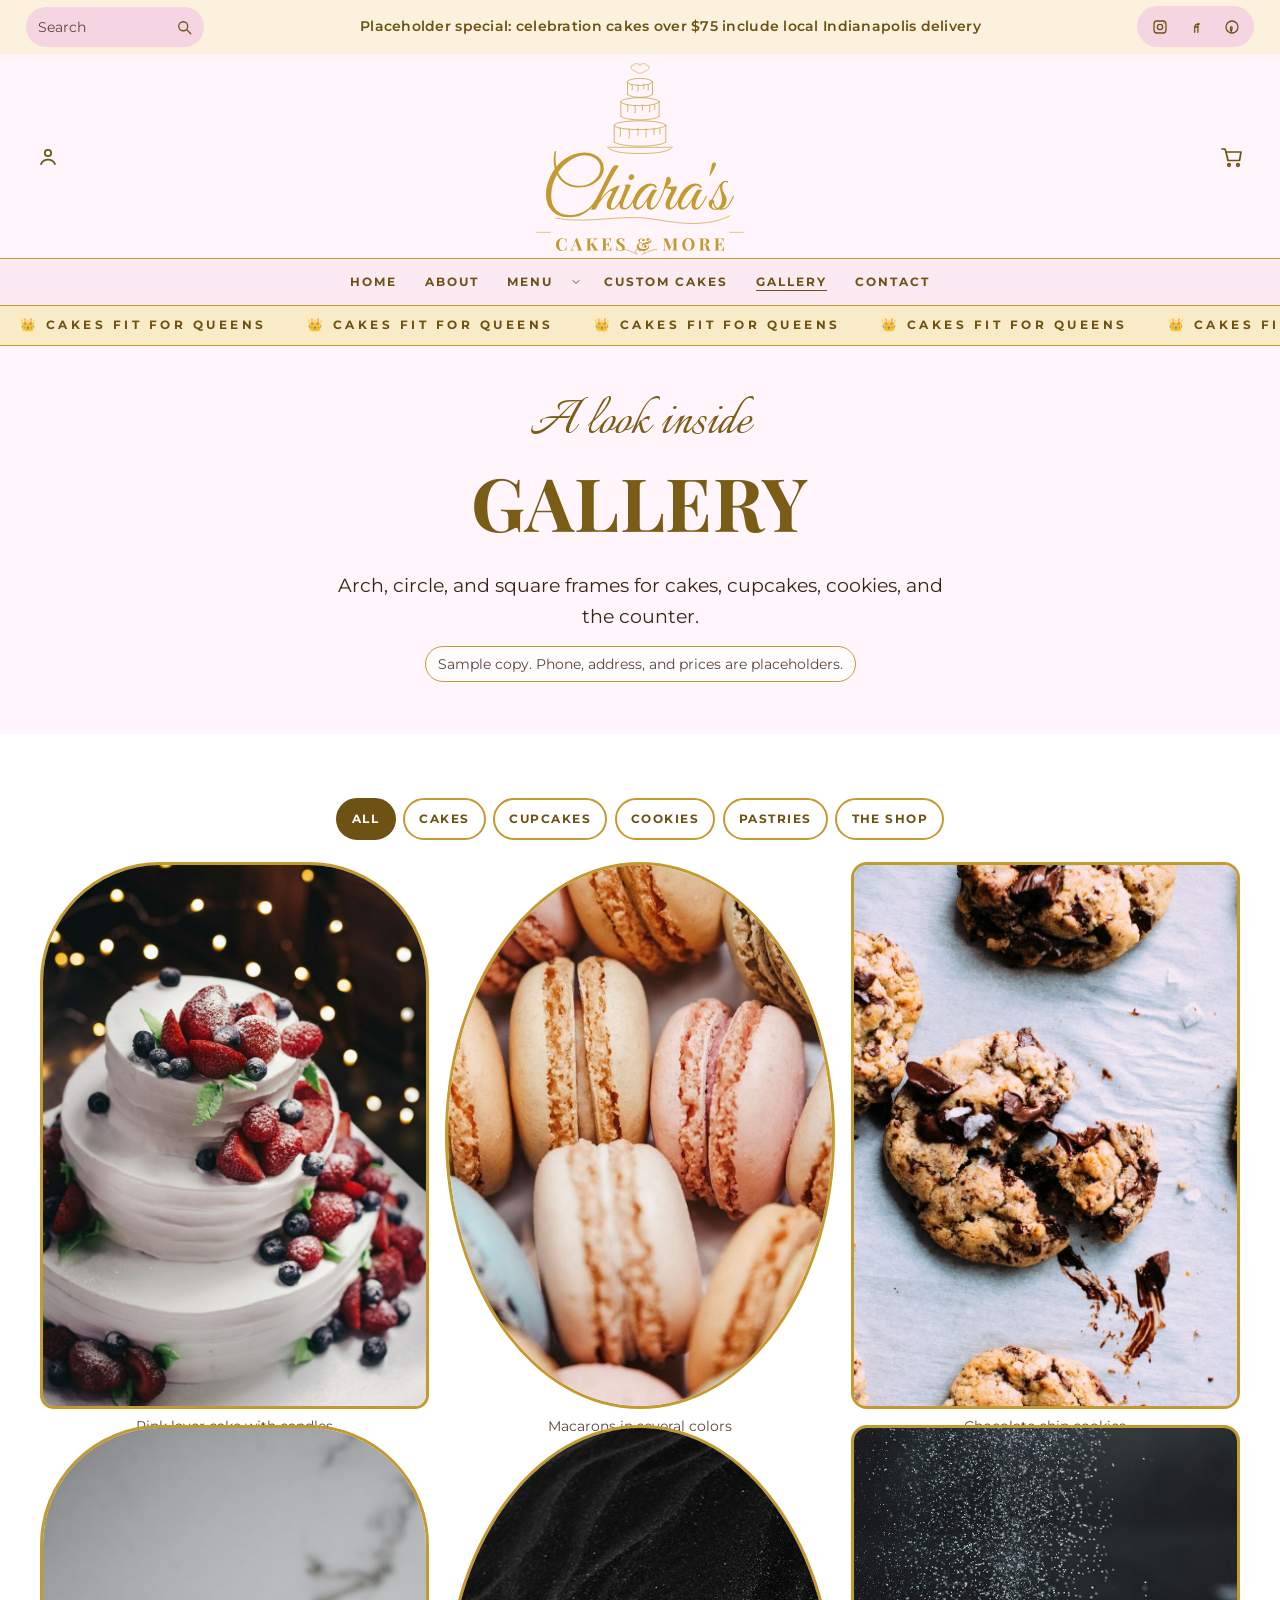
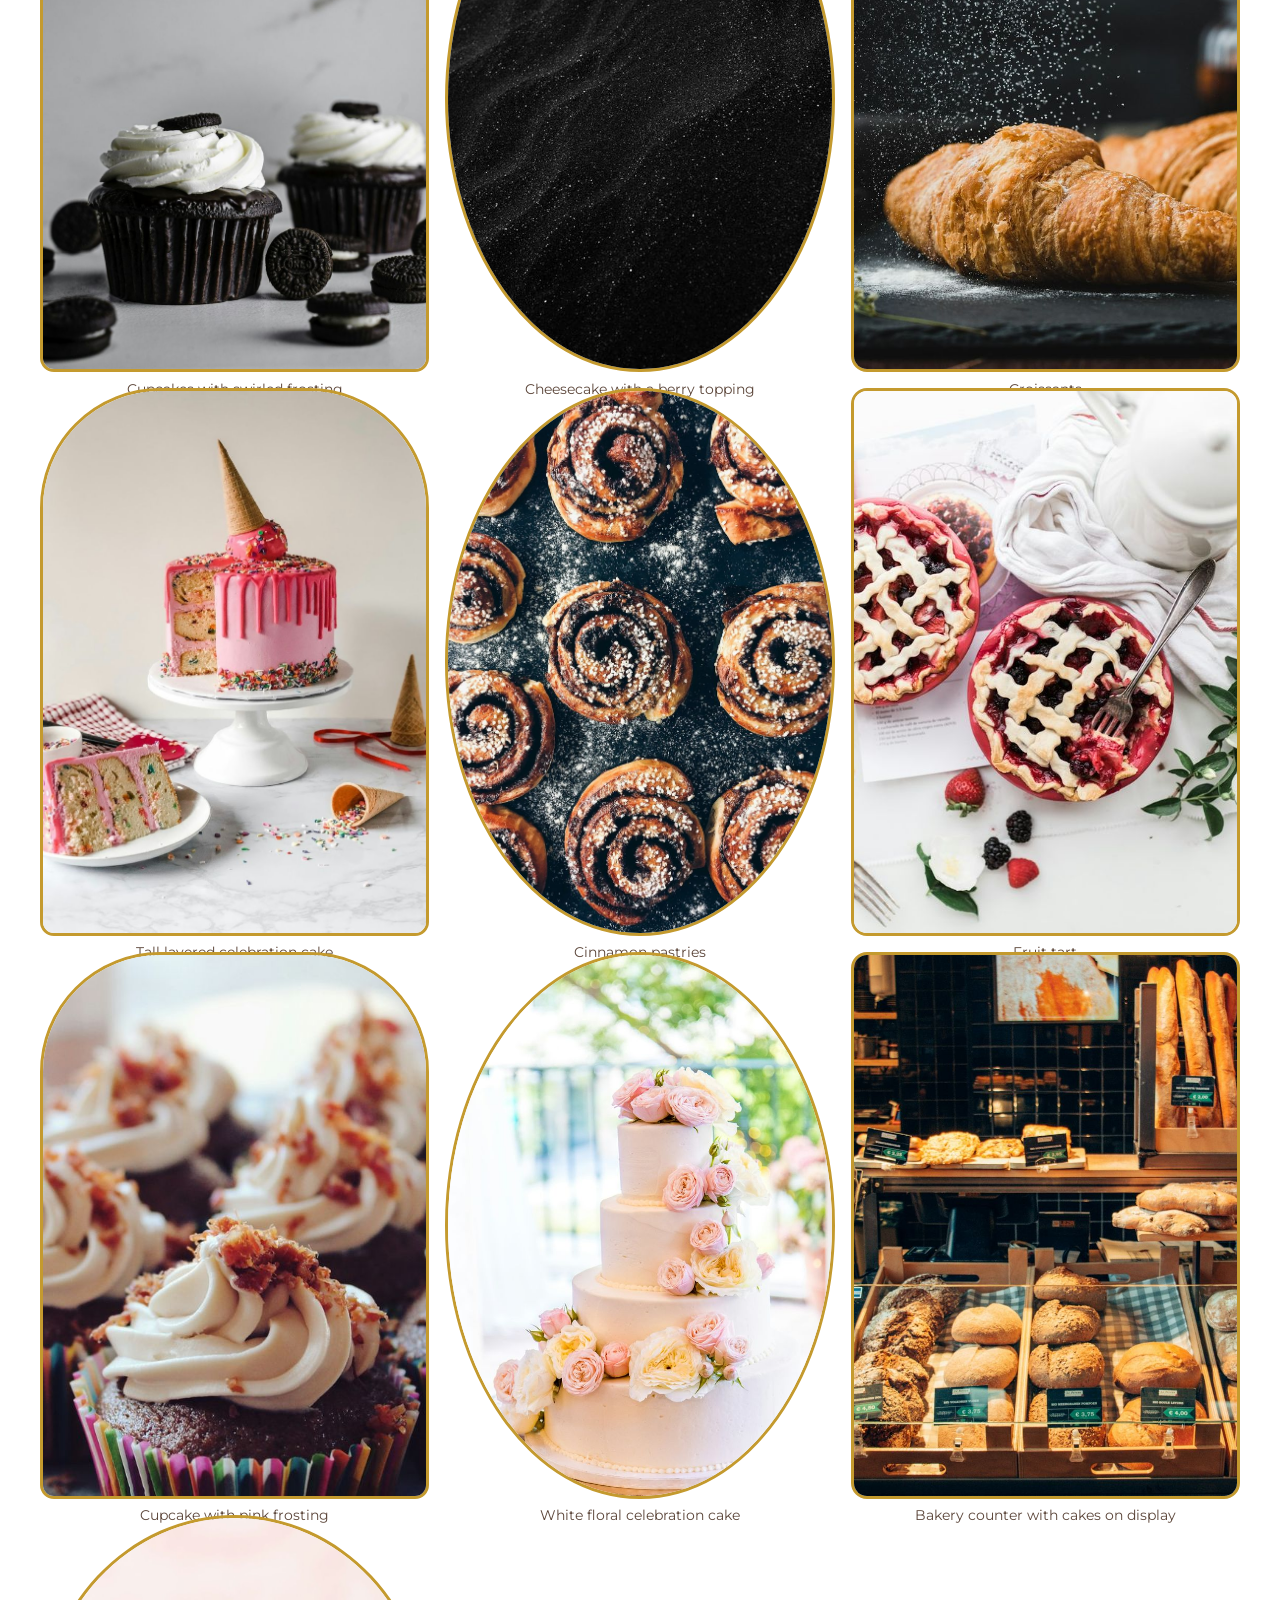
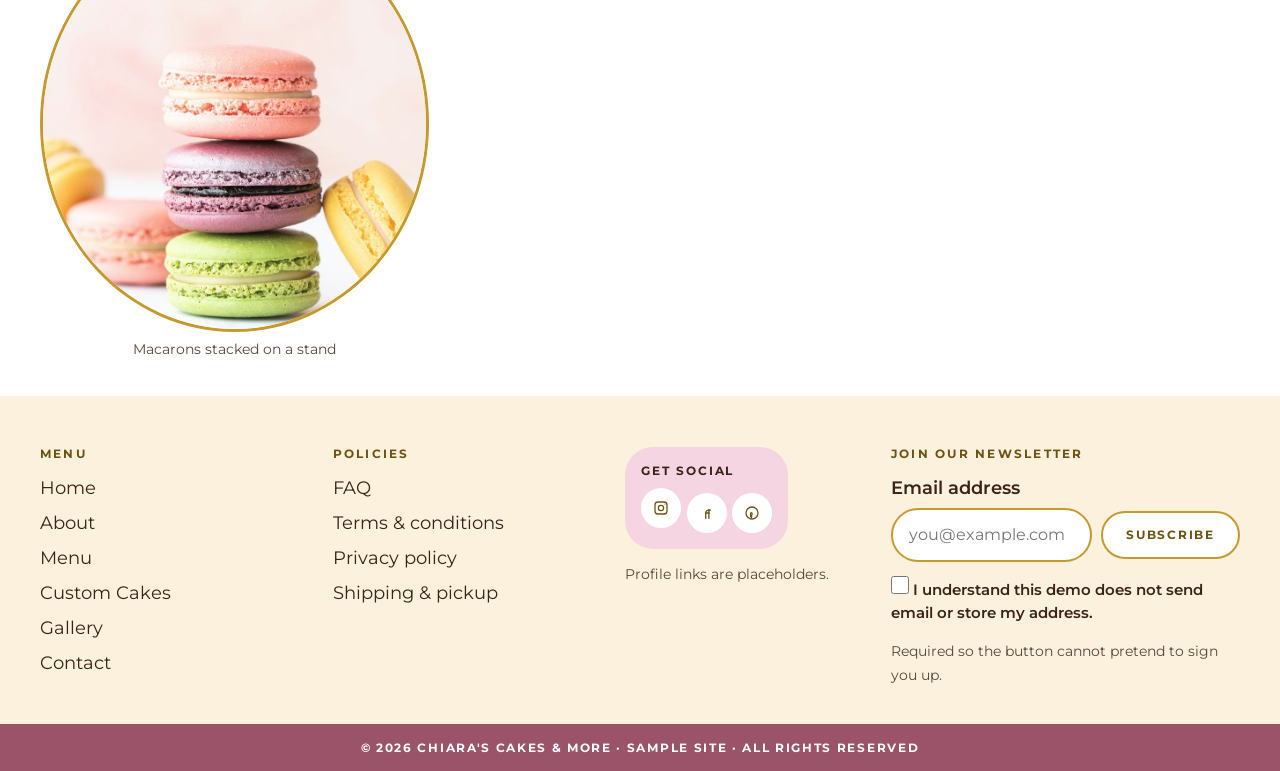
<file: gallery.html>
<!DOCTYPE html>
<html lang="en">
<head>
  <meta charset="utf-8">
  <meta name="viewport" content="width=device-width, initial-scale=1">
  <title>Gallery | Chiara's Cakes & More</title>
  <meta name="description" content="Photo gallery of cakes, cupcakes, cookies, pastries, and the bakery counter for Chiara's Cakes & More.">
  <meta name="theme-color" content="#FFF5FA">
  <link rel="canonical" href="https://tvremine.github.io/chiaras-cakes-and-more/gallery.html">
  <meta property="og:type" content="website">
  <meta property="og:site_name" content="Chiara's Cakes &amp; More">
  <meta property="og:title" content="Gallery | Chiara's Cakes & More">
  <meta property="og:description" content="Photo gallery of cakes, cupcakes, cookies, pastries, and the bakery counter for Chiara's Cakes & More.">
  <meta property="og:url" content="https://tvremine.github.io/chiaras-cakes-and-more/gallery.html">
  <meta property="og:image" content="https://tvremine.github.io/chiaras-cakes-and-more/images/og.jpg">
  <meta property="og:locale" content="en_US">
  <meta name="twitter:card" content="summary_large_image">
  <meta name="twitter:title" content="Gallery | Chiara's Cakes & More">
  <meta name="twitter:description" content="Photo gallery of cakes, cupcakes, cookies, pastries, and the bakery counter for Chiara's Cakes & More.">
  <meta name="twitter:image" content="https://tvremine.github.io/chiaras-cakes-and-more/images/og.jpg">
  <link rel="icon" href="assets/favicon.svg" type="image/svg+xml">
  <link rel="preload" href="fonts/playfair-display-700.woff2" as="font" type="font/woff2" crossorigin>
  <link rel="preload" href="fonts/italianno-400.woff2" as="font" type="font/woff2" crossorigin>
  <link rel="preload" href="fonts/montserrat-400.woff2" as="font" type="font/woff2" crossorigin>
  <link rel="stylesheet" href="css/styles.css">
  <script type="application/ld+json">
{
  "@context": "https://schema.org",
  "@type": "Bakery",
  "name": "Chiara's Cakes & More",
  "description": "Photo gallery of cakes, cupcakes, cookies, pastries, and the bakery counter for Chiara's Cakes & More.",
  "url": "https://tvremine.github.io/chiaras-cakes-and-more/gallery.html",
  "image": "https://tvremine.github.io/chiaras-cakes-and-more/images/og.jpg",
  "telephone": "+1-555-555-0123",
  "email": "hello@chiarascakes.example",
  "priceRange": "$$",
  "servesCuisine": "Bakery",
  "founder": {
    "@type": "Person",
    "name": "Chiara Cerola"
  },
  "address": {
    "@type": "PostalAddress",
    "streetAddress": "123 Placeholder Lane",
    "addressLocality": "Indianapolis",
    "addressRegion": "IN",
    "postalCode": "46204",
    "addressCountry": "US"
  },
  "openingHoursSpecification": [
    {
      "@type": "OpeningHoursSpecification",
      "dayOfWeek": [
        "Tuesday",
        "Wednesday",
        "Thursday",
        "Friday"
      ],
      "opens": "08:00",
      "closes": "18:00"
    },
    {
      "@type": "OpeningHoursSpecification",
      "dayOfWeek": "Saturday",
      "opens": "09:00",
      "closes": "17:00"
    },
    {
      "@type": "OpeningHoursSpecification",
      "dayOfWeek": "Sunday",
      "opens": "10:00",
      "closes": "15:00"
    }
  ]
}
  </script>
  <noscript>
    <style>
      @media (max-width: 979px) {
        .nav-toggle { display: none !important; }
        .desktop-account { display: inline-grid !important; }
        .site-nav {
          position: static !important;
          transform: none !important;
          visibility: visible !important;
          width: auto !important;
          height: auto !important;
          border: 0 !important;
          background: transparent !important;
          padding: 0.2rem 0 0.4rem !important;
          overflow: visible !important;
        }
        .nav-bar {
          background: #fbeaf1 !important;
          border-top: 1px solid #c49a2e !important;
          border-bottom: 1px solid #c49a2e !important;
        }
        .nav-list { flex-direction: row !important; flex-wrap: wrap; justify-content: center; }
        .submenu { display: block !important; position: static !important; transform: none !important; visibility: visible !important; opacity: 1 !important; box-shadow: none; border: 0; background: transparent; }
        .nav-backdrop { display: none !important; }
      }
    </style>
  </noscript>
  
  <script src="js/main.js" defer></script>
</head>
<body>
  <a class="skip-link" href="#main">Skip to content</a>
  <div id="live-status" class="visually-hidden" role="status"></div>
  <header class="site-header">
    <div class="announce">
      <form class="search-pill" action="menu.html" method="get" role="search">
        <label class="visually-hidden" for="site-search">Search the menu</label>
        <input id="site-search" name="q" type="search" placeholder="Search" autocomplete="off">
        <button type="submit" aria-label="Search the menu"><svg class="icon-stroke" viewBox="0 0 24 24" aria-hidden="true" focusable="false"><circle cx="11" cy="11" r="6"/><path d="M16 16l5 5"/></svg></button>
      </form>
      <p class="announce__text">
        <span class="announce__long">Placeholder special: celebration cakes over $75 include local Indianapolis delivery</span>
        <span class="announce__short">Sample special: local cake delivery</span>
      </p>
      <nav class="social-block" aria-label="Social placeholders">
        <ul style="display:flex;list-style:none;margin:0;padding:0;">
          <li><a href="contact.html#connect" aria-label="Instagram placeholder"><svg class="icon-stroke" viewBox="0 0 24 24" aria-hidden="true" focusable="false"><rect x="4" y="4" width="16" height="16" rx="4"/><circle cx="12" cy="12" r="3.5"/><circle cx="17.2" cy="6.8" r="0.7" fill="currentColor" stroke="none"/></svg></a></li><li><a href="contact.html#connect" aria-label="Facebook placeholder"><svg class="icon-stroke" viewBox="0 0 24 24" aria-hidden="true" focusable="false"><path d="M14 8h2.5M14.5 8v11M10 12h5.2"/><path d="M14.5 8.2c-2.6 0-4.2 1.8-4.2 4.2V19"/></svg></a></li><li><a href="contact.html#connect" aria-label="Pinterest placeholder"><svg class="icon-stroke" viewBox="0 0 24 24" aria-hidden="true" focusable="false"><circle cx="12" cy="12" r="8"/><path d="M11 18.5c.4-1.4.8-2.8 1-4.2.1-.6.6-2.2-.4-2.6-1.2-.5-1.6.8-1.6 1.8 0 1.2.5 2 0 3.2"/></svg></a></li>
        </ul>
      </nav>
    </div>
    <div class="logo-row">
      <div class="logo-row__side">
        <button class="nav-toggle" type="button" aria-expanded="false" aria-controls="site-nav" aria-label="Open menu">
          <span class="nav-toggle__bars"></span>
        </button>
        <button class="icon-btn desktop-account" type="button" data-open-dialog="account-dialog" aria-label="Account">
          <svg class="icon-stroke" viewBox="0 0 24 24" aria-hidden="true" focusable="false"><circle cx="12" cy="8" r="3.2"/><path d="M5 19.2c1.4-3 3.8-4.5 7-4.5s5.6 1.5 7 4.5"/></svg>
        </button>
      </div>
      <a class="logo" href="index.html">
        <img src="assets/logo.svg" width="620" height="491" alt="Chiara's Cakes &amp; More">
      </a>
      <div class="logo-row__side logo-row__side--end">
        <button class="icon-btn cart-open" type="button" data-open-dialog="cart-dialog" aria-label="Open cart, empty">
          <svg class="icon-stroke" viewBox="0 0 24 24" aria-hidden="true" focusable="false"><path d="M6 7h15l-1.5 8.5H8L6 7z"/><path d="M6 7L5 4H2"/><circle cx="9" cy="20" r="1.3"/><circle cx="18" cy="20" r="1.3"/></svg>
          <span class="cart-count" hidden>0</span>
        </button>
      </div>
    </div>
    <div class="nav-bar">
      <div class="nav-backdrop" data-nav-close></div>
      <nav id="site-nav" class="site-nav" aria-label="Primary">
        <button class="btn btn--small nav-account" type="button" data-open-dialog="account-dialog">Account</button>
        <ul class="nav-list">
          <li><a href="index.html">Home</a></li>
<li><a href="about.html">About</a></li>
<li class="has-sub">
            <a href="menu.html">Menu</a>
            <button class="sub-toggle" type="button" aria-expanded="false" aria-controls="menu-sub">
              <span class="visually-hidden">Menu categories</span>
              <svg class="icon-stroke" viewBox="0 0 24 24" aria-hidden="true" focusable="false"><path d="M6 9l6 6 6-6"/></svg>
            </button>
            <ul class="submenu" id="menu-sub">
              <li><a href="menu.html#cakes">Layer cakes</a></li>
              <li><a href="menu.html#cupcakes">Cupcakes</a></li>
              <li><a href="menu.html#cookies">Cookies</a></li>
              <li><a href="menu.html#pastries">Pastries</a></li>
            </ul>
          </li>
<li><a href="custom-cakes.html">Custom Cakes</a></li>
<li><a href="gallery.html" aria-current="page">Gallery</a></li>
<li><a href="contact.html">Contact</a></li>
        </ul>
      </nav>
    </div>
    <div class="marquee">
      <p class="visually-hidden">Cakes fit for queens.</p>
      <div class="marquee__track" aria-hidden="true">
        <p class="marquee__group"><span>👑 Cakes fit for queens</span><span>👑 Cakes fit for queens</span><span>👑 Cakes fit for queens</span><span>👑 Cakes fit for queens</span></p>
        <p class="marquee__group"><span>👑 Cakes fit for queens</span><span>👑 Cakes fit for queens</span><span>👑 Cakes fit for queens</span><span>👑 Cakes fit for queens</span></p>
      </div>
    </div>
  </header>
  <main id="main">
    
    <header class="page-hero">
      <div class="wrap">
        <p class="script">A look inside</p>
        <h1>Gallery</h1>
        <p class="lede">Arch, circle, and square frames for cakes, cupcakes, cookies, and the counter.</p>
        <p class="crumb-note">Sample copy. Phone, address, and prices are placeholders.</p>
      </div>
    </header>
    <section class="band band--white">
      <div class="wrap" data-filters>
        <div class="filters" role="toolbar" aria-label="Filter the gallery"><button class="chip" type="button" data-filter="all" aria-pressed="true">All</button>
<button class="chip" type="button" data-filter="cakes" aria-pressed="false">Cakes</button>
<button class="chip" type="button" data-filter="cupcakes" aria-pressed="false">Cupcakes</button>
<button class="chip" type="button" data-filter="cookies" aria-pressed="false">Cookies</button>
<button class="chip" type="button" data-filter="pastries" aria-pressed="false">Pastries</button>
<button class="chip" type="button" data-filter="shop" aria-pressed="false">The shop</button></div>
        <p class="empty-state" hidden>No photos in that set.</p>
        <div class="gallery-grid"><figure class="shape-arch" data-category="cakes">
          <img src="images/gal-pink.jpg" width="936" height="1400" alt="Pink layer cake with candles" loading="lazy">
          <figcaption>Pink layer cake with candles</figcaption>
        </figure>
<figure class="shape-circle" data-category="pastries">
          <img src="images/creation-circle.jpg" width="1100" height="734" alt="Macarons in several colors" loading="lazy">
          <figcaption>Macarons in several colors</figcaption>
        </figure>
<figure class="shape-square" data-category="cookies">
          <img src="images/cat-cookies.jpg" width="880" height="1100" alt="Chocolate chip cookies" loading="lazy">
          <figcaption>Chocolate chip cookies</figcaption>
        </figure>
<figure class="shape-arch" data-category="cupcakes">
          <img src="images/gal-cupcakes.jpg" width="880" height="1100" alt="Cupcakes with swirled frosting" loading="lazy">
          <figcaption>Cupcakes with swirled frosting</figcaption>
        </figure>
<figure class="shape-circle" data-category="cakes">
          <img src="images/gal-cheesecake.jpg" width="1100" height="734" alt="Cheesecake with a berry topping" loading="lazy">
          <figcaption>Cheesecake with a berry topping</figcaption>
        </figure>
<figure class="shape-square" data-category="pastries">
          <img src="images/cat-pastries.jpg" width="1100" height="880" alt="Croissants" loading="lazy">
          <figcaption>Croissants</figcaption>
        </figure>
<figure class="shape-arch" data-category="cakes">
          <img src="images/creation-arch.jpg" width="825" height="1100" alt="Tall layered celebration cake" loading="lazy">
          <figcaption>Tall layered celebration cake</figcaption>
        </figure>
<figure class="shape-circle" data-category="pastries">
          <img src="images/gal-cinnamon.jpg" width="825" height="1100" alt="Cinnamon pastries" loading="lazy">
          <figcaption>Cinnamon pastries</figcaption>
        </figure>
<figure class="shape-square" data-category="pastries">
          <img src="images/gal-tart.jpg" width="1100" height="734" alt="Fruit tart" loading="lazy">
          <figcaption>Fruit tart</figcaption>
        </figure>
<figure class="shape-arch" data-category="cupcakes">
          <img src="images/about-cupcake.jpg" width="1100" height="734" alt="Cupcake with pink frosting" loading="lazy">
          <figcaption>Cupcake with pink frosting</figcaption>
        </figure>
<figure class="shape-circle" data-category="cakes">
          <img src="images/prod-vanilla.jpg" width="733" height="1100" alt="White floral celebration cake" loading="lazy">
          <figcaption>White floral celebration cake</figcaption>
        </figure>
<figure class="shape-square" data-category="shop">
          <img src="images/gal-bakery.jpg" width="1400" height="1042" alt="Bakery counter with cakes on display" loading="lazy">
          <figcaption>Bakery counter with cakes on display</figcaption>
        </figure>
<figure class="shape-circle" data-category="pastries">
          <img src="images/gal-macarons.jpg" width="869" height="1100" alt="Macarons stacked on a stand" loading="lazy">
          <figcaption>Macarons stacked on a stand</figcaption>
        </figure></div>
      </div>
    </section>
    
  </main>
  <footer class="site-footer">
    <div class="wrap footer-grid">
      <div>
        <h2>Menu</h2>
        <ul><li><a href="index.html">Home</a></li><li><a href="about.html">About</a></li><li><a href="menu.html">Menu</a></li><li><a href="custom-cakes.html">Custom Cakes</a></li><li><a href="gallery.html">Gallery</a></li><li><a href="contact.html">Contact</a></li></ul>
      </div>
      <div>
        <h2>Policies</h2>
        <ul>
          <li><a href="faq.html">FAQ</a></li>
          <li><a href="terms.html">Terms &amp; conditions</a></li>
          <li><a href="privacy.html">Privacy policy</a></li>
          <li><a href="shipping.html">Shipping &amp; pickup</a></li>
        </ul>
      </div>
      <div>
        <h2 class="visually-hidden">Social</h2>
        <div class="social-pill" id="connect">
          <p>Get social</p>
          <ul><li><a href="contact.html#connect" aria-label="Instagram placeholder"><svg class="icon-stroke" viewBox="0 0 24 24" aria-hidden="true" focusable="false"><rect x="4" y="4" width="16" height="16" rx="4"/><circle cx="12" cy="12" r="3.5"/><circle cx="17.2" cy="6.8" r="0.7" fill="currentColor" stroke="none"/></svg></a></li><li><a href="contact.html#connect" aria-label="Facebook placeholder"><svg class="icon-stroke" viewBox="0 0 24 24" aria-hidden="true" focusable="false"><path d="M14 8h2.5M14.5 8v11M10 12h5.2"/><path d="M14.5 8.2c-2.6 0-4.2 1.8-4.2 4.2V19"/></svg></a></li><li><a href="contact.html#connect" aria-label="Pinterest placeholder"><svg class="icon-stroke" viewBox="0 0 24 24" aria-hidden="true" focusable="false"><circle cx="12" cy="12" r="8"/><path d="M11 18.5c.4-1.4.8-2.8 1-4.2.1-.6.6-2.2-.4-2.6-1.2-.5-1.6.8-1.6 1.8 0 1.2.5 2 0 3.2"/></svg></a></li></ul>
        </div>
        <p class="fine">Profile links are placeholders.</p>
      </div>
      <div>
        <h2>Join our newsletter</h2>
        <form novalidate class="js-form newsletter" data-form="newsletter" action="#newsletter" method="post">
          <div class="form-errors" id="newsletter-errors" tabindex="-1" hidden></div>
          <div class="field">
            <label for="newsletter-email">Email address</label>
            <div class="newsletter-row">
              <input class="pill-input" id="newsletter-email" name="email" type="email" autocomplete="email" required placeholder="you@example.com">
              <button class="btn btn--white" type="submit">Subscribe</button>
            </div>
          </div>
          <label class="check">
            <input type="checkbox" name="consent" value="yes">
            <span>I understand this demo does not send email or store my address.</span>
          </label>
          <p class="form-note">Required so the button cannot pretend to sign you up.</p>
          <div class="success-panel" hidden>
            <h3 tabindex="-1">You are on the list — on this page only.</h3>
            <p>Nothing was emailed or saved. Call the placeholder number if you want the real bakery, once there is one.</p>
          </div>
        </form>
      </div>
    </div>
  </footer>
  <div class="footer-bar">
    <p>© 2026 Chiara's Cakes &amp; More · Sample site · All rights reserved</p>
  </div>
  <div class="dialog" id="account-dialog" hidden>
    <div class="dialog__backdrop" data-close-dialog></div>
    <div class="dialog__panel" role="dialog" aria-modal="true" aria-labelledby="account-title">
      <div class="dialog__head">
        <h2 id="account-title">Account</h2>
        <button class="icon-btn" type="button" data-close-dialog aria-label="Close account note"><svg class="icon-stroke" viewBox="0 0 24 24" aria-hidden="true" focusable="false"><path d="M6 6l12 12M18 6L6 18"/></svg></button>
      </div>
      <p>Online accounts are not part of this sample site. There is no password to collect and nothing to sign in to.</p>
      <p>To talk about a cake, call <a href="tel:+15555550123">(555) 555-0123</a> or use the <a href="contact.html">contact page</a>. The number and inbox are placeholders.</p>
      <button class="btn btn--white" type="button" data-close-dialog>Close</button>
    </div>
  </div>
  <div class="dialog drawer" id="cart-dialog" hidden>
    <div class="dialog__backdrop" data-close-dialog></div>
    <div class="dialog__panel" role="dialog" aria-modal="true" aria-labelledby="cart-title">
      <div class="dialog__head">
        <h2 id="cart-title">Your cart</h2>
        <button class="icon-btn" type="button" data-close-dialog aria-label="Close cart"><svg class="icon-stroke" viewBox="0 0 24 24" aria-hidden="true" focusable="false"><path d="M6 6l12 12M18 6L6 18"/></svg></button>
      </div>
      <p class="fine">This cart stays in this browser only. Nothing is ordered or charged.</p>
      <p class="cart-empty">Your cart is empty. The menu is full of sample prices.</p>
      <ul class="cart-list"></ul>
      <p class="cart-sub" hidden></p>
      <a class="btn btn--white" href="menu.html">Browse the menu</a>
    </div>
  </div>
</body>
</html>
</file>
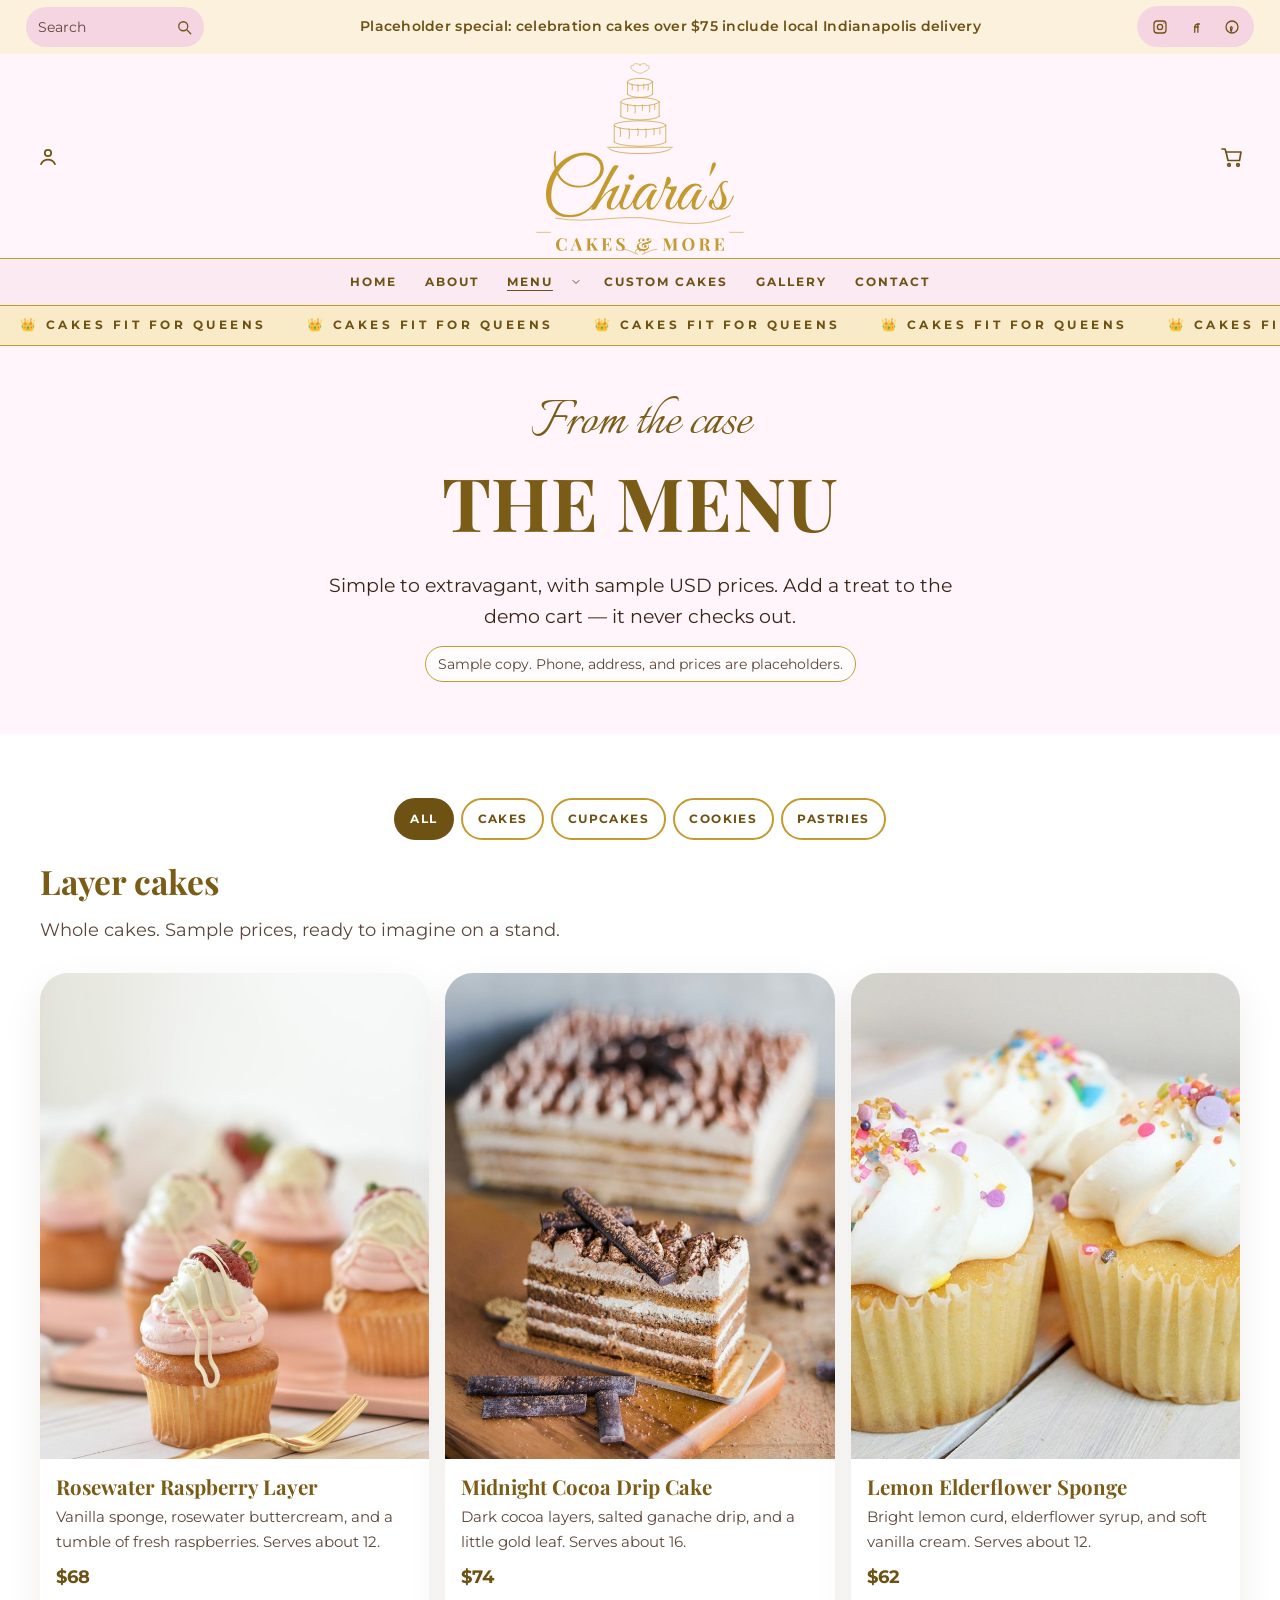
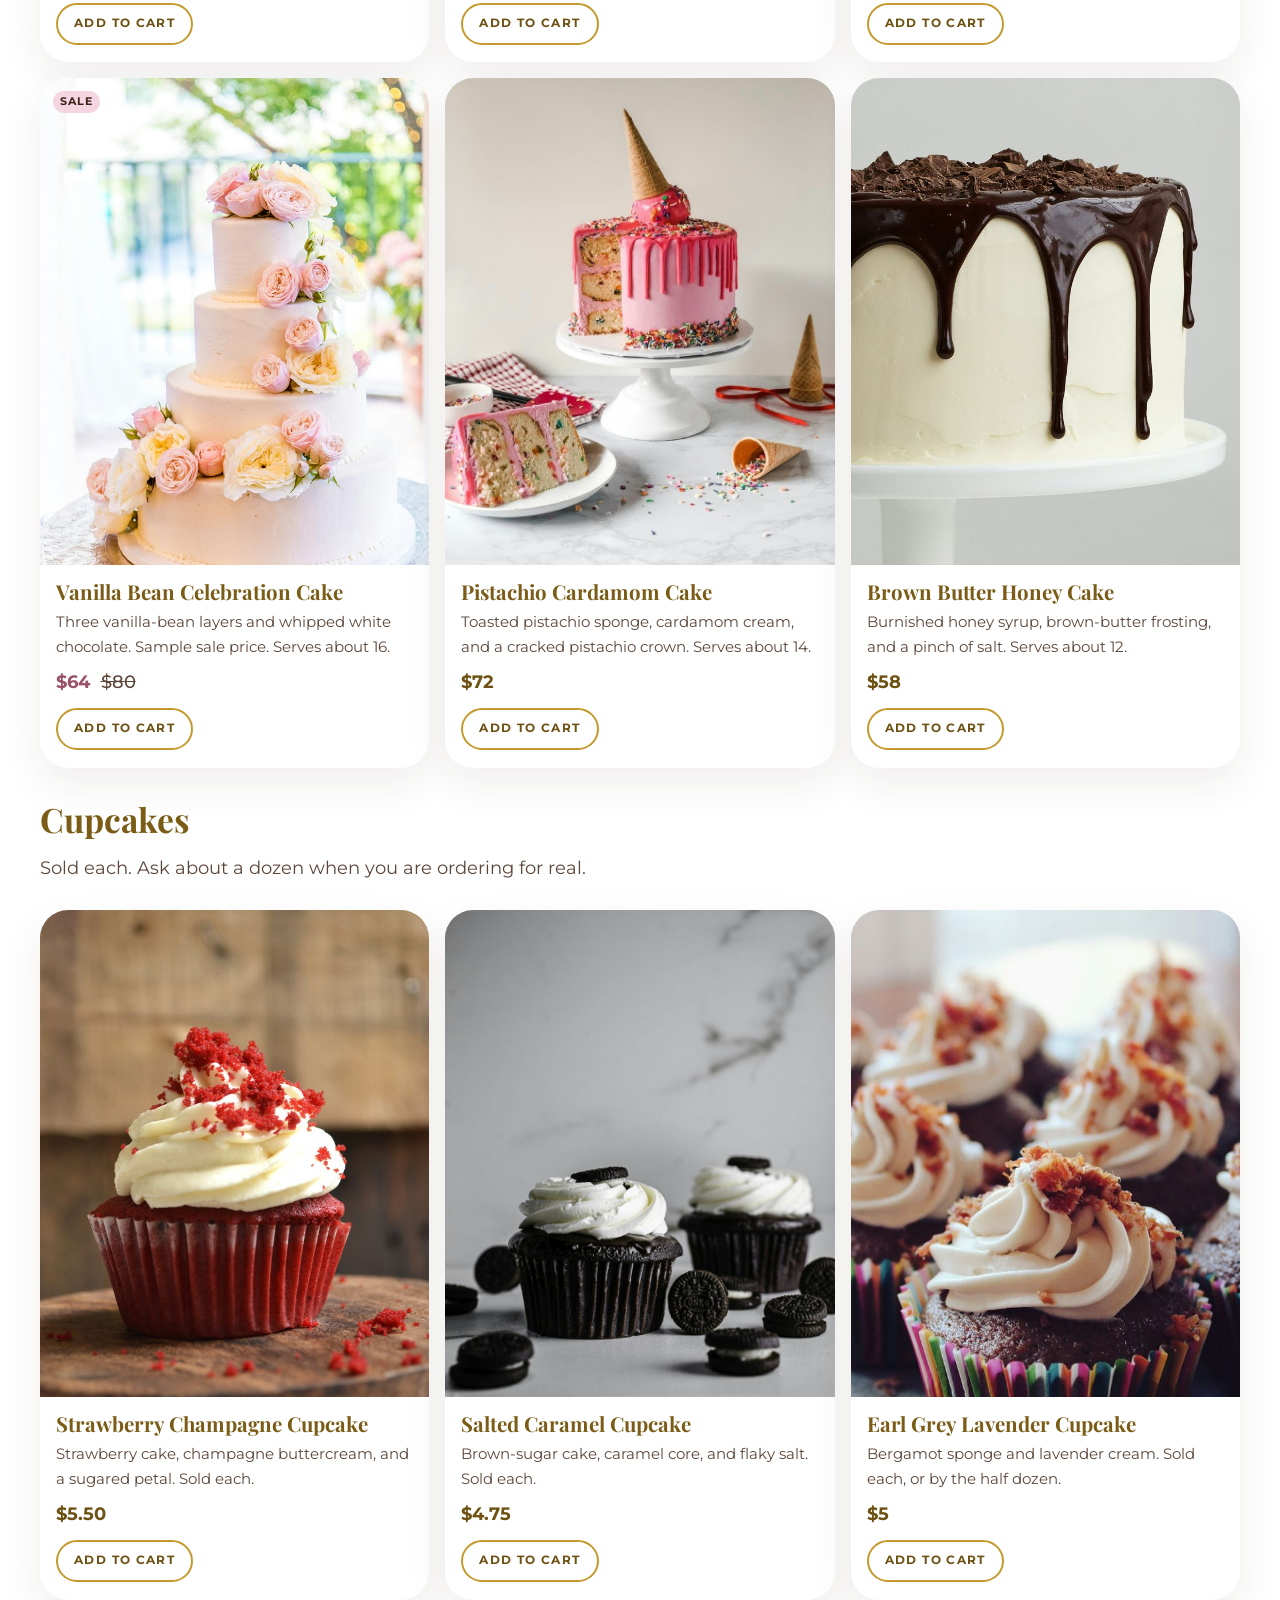
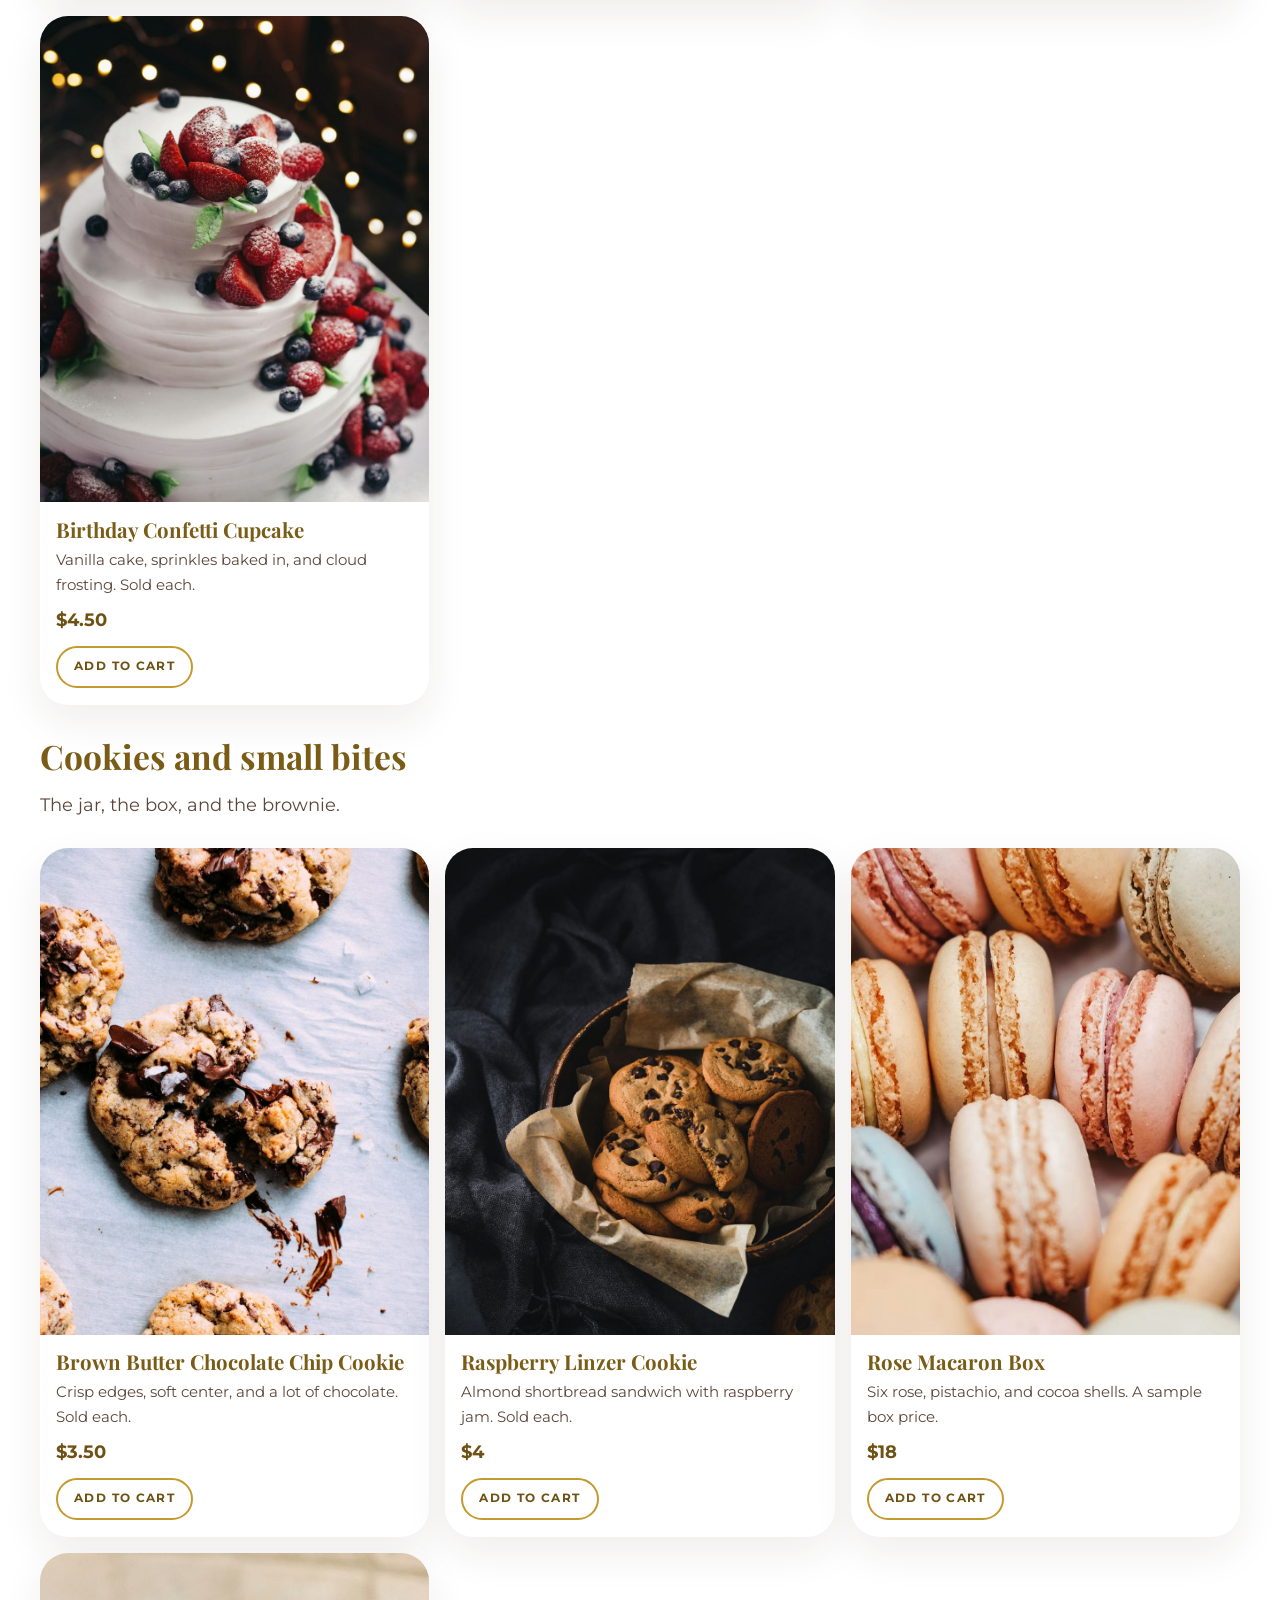
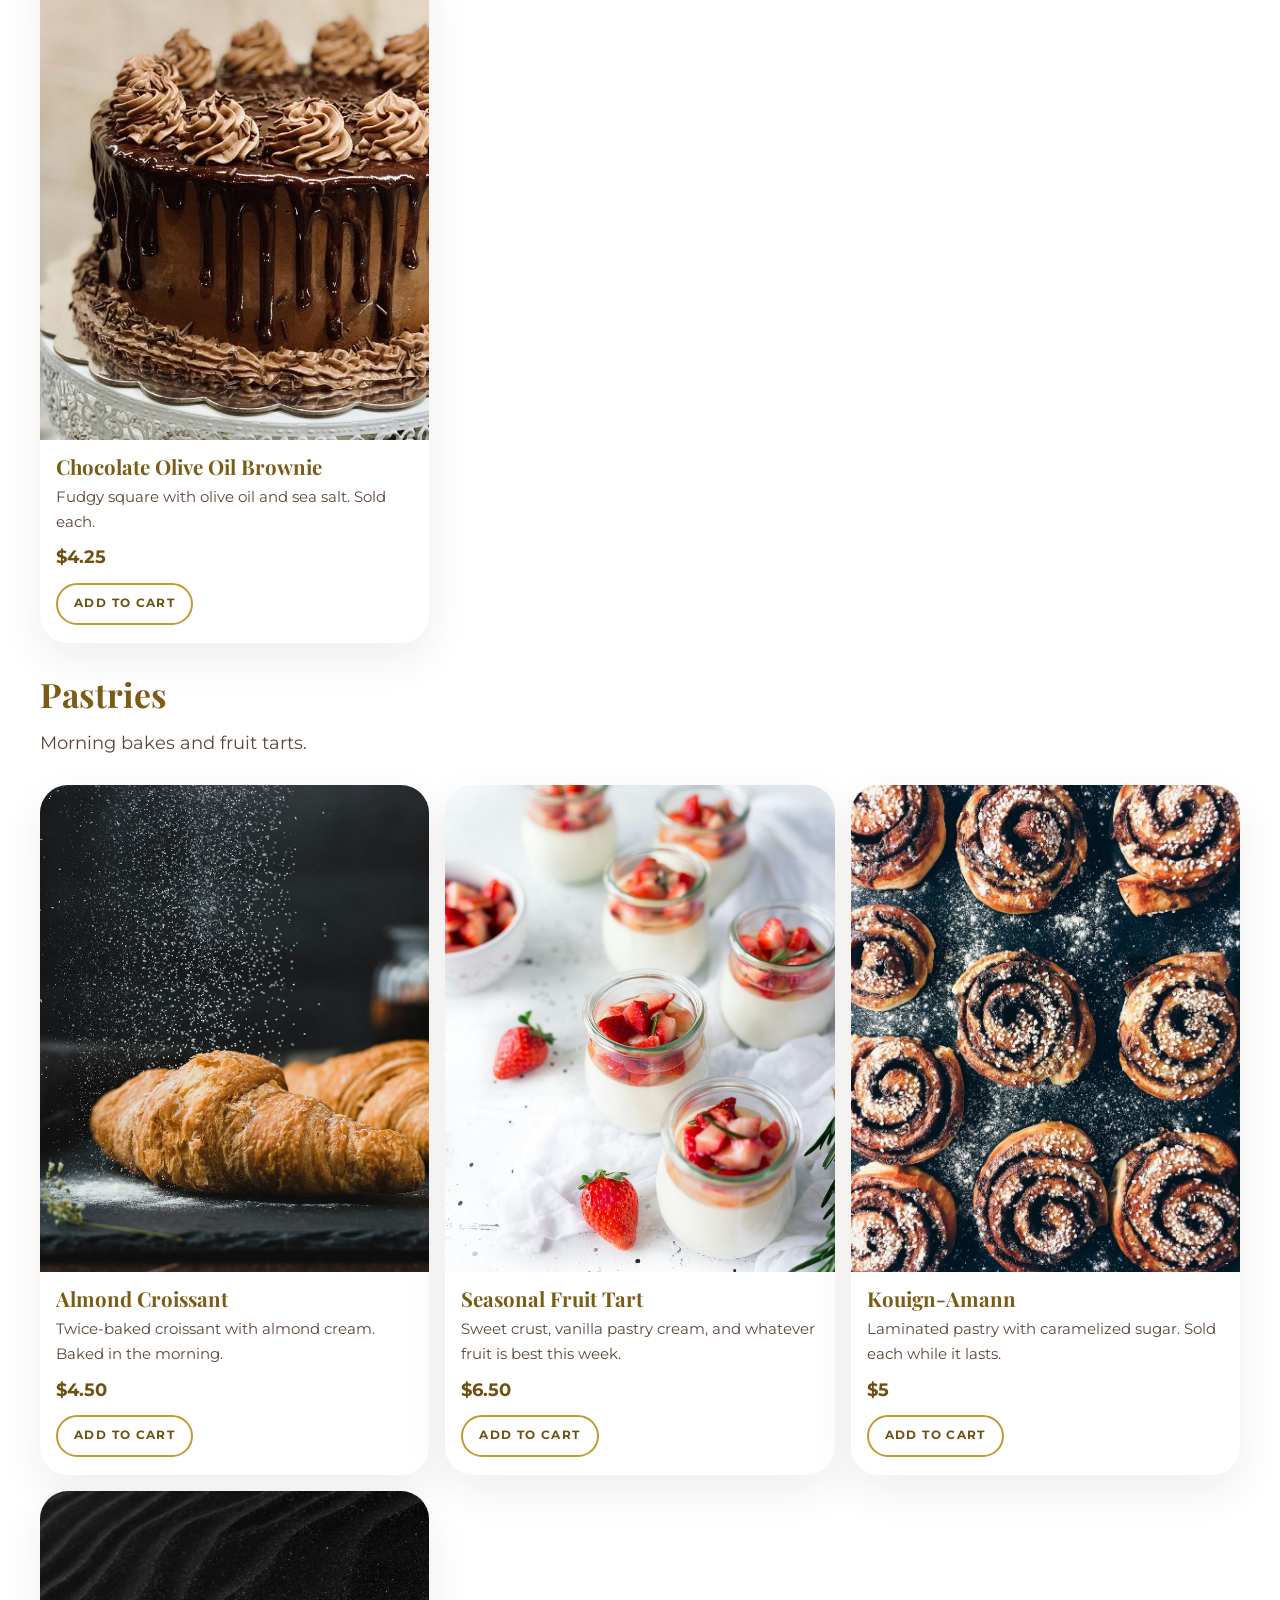
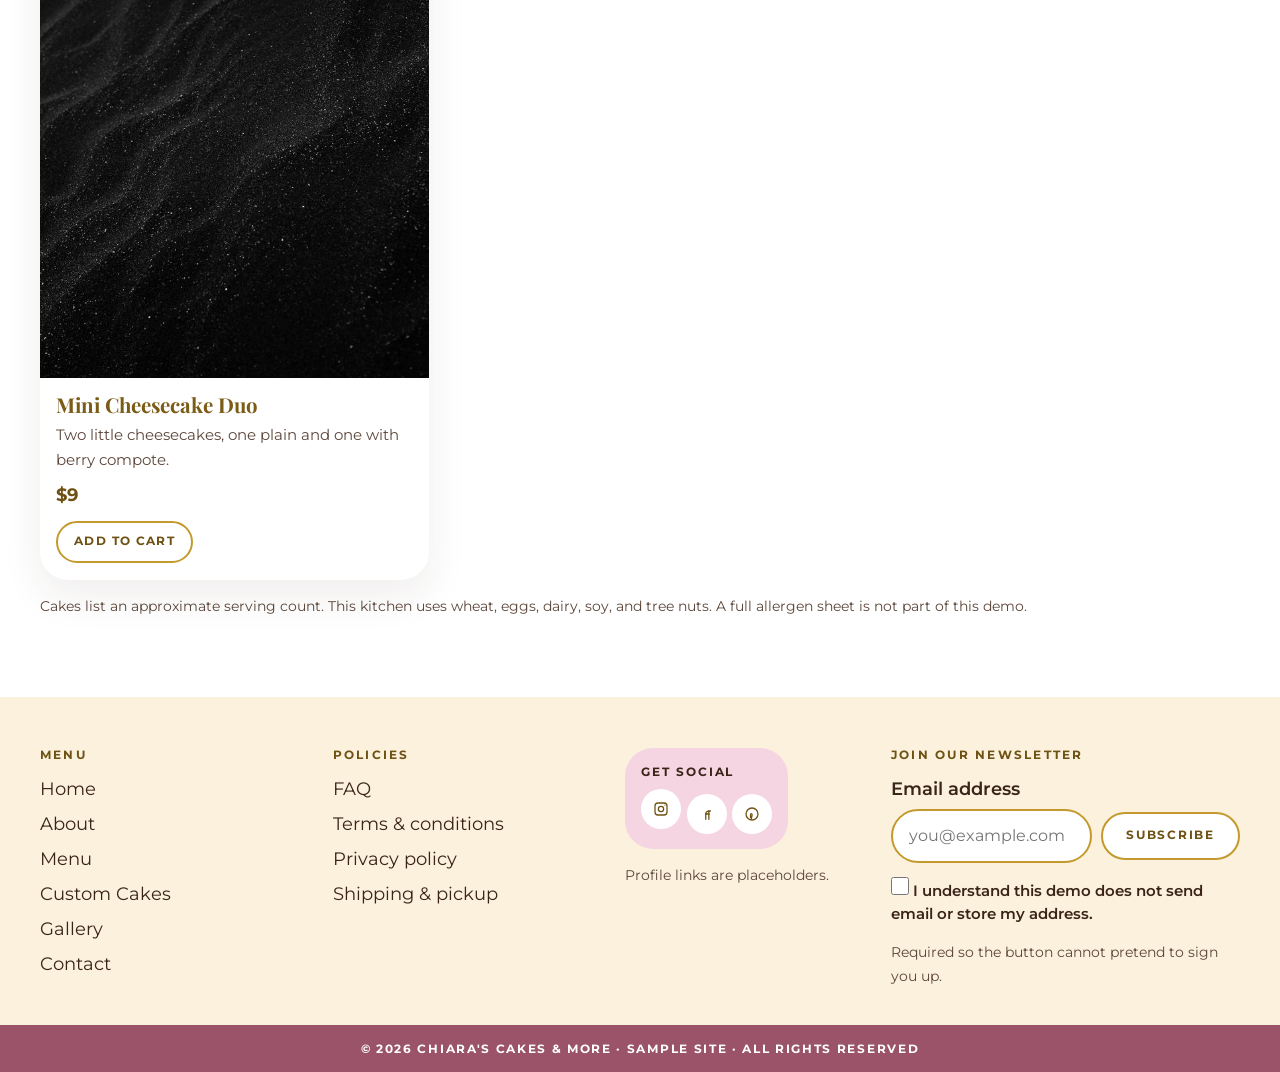
<file: menu.html>
<!DOCTYPE html>
<html lang="en">
<head>
  <meta charset="utf-8">
  <meta name="viewport" content="width=device-width, initial-scale=1">
  <title>Menu | Chiara's Cakes & More</title>
  <meta name="description" content="Sample menu and USD prices for cakes, cupcakes, cookies, and pastries at Chiara's Cakes & More.">
  <meta name="theme-color" content="#FFF5FA">
  <link rel="canonical" href="https://tvremine.github.io/chiaras-cakes-and-more/menu.html">
  <meta property="og:type" content="website">
  <meta property="og:site_name" content="Chiara's Cakes &amp; More">
  <meta property="og:title" content="Menu | Chiara's Cakes & More">
  <meta property="og:description" content="Sample menu and USD prices for cakes, cupcakes, cookies, and pastries at Chiara's Cakes & More.">
  <meta property="og:url" content="https://tvremine.github.io/chiaras-cakes-and-more/menu.html">
  <meta property="og:image" content="https://tvremine.github.io/chiaras-cakes-and-more/images/og.jpg">
  <meta property="og:locale" content="en_US">
  <meta name="twitter:card" content="summary_large_image">
  <meta name="twitter:title" content="Menu | Chiara's Cakes & More">
  <meta name="twitter:description" content="Sample menu and USD prices for cakes, cupcakes, cookies, and pastries at Chiara's Cakes & More.">
  <meta name="twitter:image" content="https://tvremine.github.io/chiaras-cakes-and-more/images/og.jpg">
  <link rel="icon" href="assets/favicon.svg" type="image/svg+xml">
  <link rel="preload" href="fonts/playfair-display-700.woff2" as="font" type="font/woff2" crossorigin>
  <link rel="preload" href="fonts/italianno-400.woff2" as="font" type="font/woff2" crossorigin>
  <link rel="preload" href="fonts/montserrat-400.woff2" as="font" type="font/woff2" crossorigin>
  <link rel="stylesheet" href="css/styles.css">
  <script type="application/ld+json">
{
  "@context": "https://schema.org",
  "@type": "Bakery",
  "name": "Chiara's Cakes & More",
  "description": "Sample menu and USD prices for cakes, cupcakes, cookies, and pastries at Chiara's Cakes & More.",
  "url": "https://tvremine.github.io/chiaras-cakes-and-more/menu.html",
  "image": "https://tvremine.github.io/chiaras-cakes-and-more/images/og.jpg",
  "telephone": "+1-555-555-0123",
  "email": "hello@chiarascakes.example",
  "priceRange": "$$",
  "servesCuisine": "Bakery",
  "founder": {
    "@type": "Person",
    "name": "Chiara Cerola"
  },
  "address": {
    "@type": "PostalAddress",
    "streetAddress": "123 Placeholder Lane",
    "addressLocality": "Indianapolis",
    "addressRegion": "IN",
    "postalCode": "46204",
    "addressCountry": "US"
  },
  "openingHoursSpecification": [
    {
      "@type": "OpeningHoursSpecification",
      "dayOfWeek": [
        "Tuesday",
        "Wednesday",
        "Thursday",
        "Friday"
      ],
      "opens": "08:00",
      "closes": "18:00"
    },
    {
      "@type": "OpeningHoursSpecification",
      "dayOfWeek": "Saturday",
      "opens": "09:00",
      "closes": "17:00"
    },
    {
      "@type": "OpeningHoursSpecification",
      "dayOfWeek": "Sunday",
      "opens": "10:00",
      "closes": "15:00"
    }
  ]
}
  </script>
  <noscript>
    <style>
      @media (max-width: 979px) {
        .nav-toggle { display: none !important; }
        .desktop-account { display: inline-grid !important; }
        .site-nav {
          position: static !important;
          transform: none !important;
          visibility: visible !important;
          width: auto !important;
          height: auto !important;
          border: 0 !important;
          background: transparent !important;
          padding: 0.2rem 0 0.4rem !important;
          overflow: visible !important;
        }
        .nav-bar {
          background: #fbeaf1 !important;
          border-top: 1px solid #c49a2e !important;
          border-bottom: 1px solid #c49a2e !important;
        }
        .nav-list { flex-direction: row !important; flex-wrap: wrap; justify-content: center; }
        .submenu { display: block !important; position: static !important; transform: none !important; visibility: visible !important; opacity: 1 !important; box-shadow: none; border: 0; background: transparent; }
        .nav-backdrop { display: none !important; }
      }
    </style>
  </noscript>
  
  <script src="js/main.js" defer></script>
</head>
<body>
  <a class="skip-link" href="#main">Skip to content</a>
  <div id="live-status" class="visually-hidden" role="status"></div>
  <header class="site-header">
    <div class="announce">
      <form class="search-pill" action="menu.html" method="get" role="search">
        <label class="visually-hidden" for="site-search">Search the menu</label>
        <input id="site-search" name="q" type="search" placeholder="Search" autocomplete="off">
        <button type="submit" aria-label="Search the menu"><svg class="icon-stroke" viewBox="0 0 24 24" aria-hidden="true" focusable="false"><circle cx="11" cy="11" r="6"/><path d="M16 16l5 5"/></svg></button>
      </form>
      <p class="announce__text">
        <span class="announce__long">Placeholder special: celebration cakes over $75 include local Indianapolis delivery</span>
        <span class="announce__short">Sample special: local cake delivery</span>
      </p>
      <nav class="social-block" aria-label="Social placeholders">
        <ul style="display:flex;list-style:none;margin:0;padding:0;">
          <li><a href="contact.html#connect" aria-label="Instagram placeholder"><svg class="icon-stroke" viewBox="0 0 24 24" aria-hidden="true" focusable="false"><rect x="4" y="4" width="16" height="16" rx="4"/><circle cx="12" cy="12" r="3.5"/><circle cx="17.2" cy="6.8" r="0.7" fill="currentColor" stroke="none"/></svg></a></li><li><a href="contact.html#connect" aria-label="Facebook placeholder"><svg class="icon-stroke" viewBox="0 0 24 24" aria-hidden="true" focusable="false"><path d="M14 8h2.5M14.5 8v11M10 12h5.2"/><path d="M14.5 8.2c-2.6 0-4.2 1.8-4.2 4.2V19"/></svg></a></li><li><a href="contact.html#connect" aria-label="Pinterest placeholder"><svg class="icon-stroke" viewBox="0 0 24 24" aria-hidden="true" focusable="false"><circle cx="12" cy="12" r="8"/><path d="M11 18.5c.4-1.4.8-2.8 1-4.2.1-.6.6-2.2-.4-2.6-1.2-.5-1.6.8-1.6 1.8 0 1.2.5 2 0 3.2"/></svg></a></li>
        </ul>
      </nav>
    </div>
    <div class="logo-row">
      <div class="logo-row__side">
        <button class="nav-toggle" type="button" aria-expanded="false" aria-controls="site-nav" aria-label="Open menu">
          <span class="nav-toggle__bars"></span>
        </button>
        <button class="icon-btn desktop-account" type="button" data-open-dialog="account-dialog" aria-label="Account">
          <svg class="icon-stroke" viewBox="0 0 24 24" aria-hidden="true" focusable="false"><circle cx="12" cy="8" r="3.2"/><path d="M5 19.2c1.4-3 3.8-4.5 7-4.5s5.6 1.5 7 4.5"/></svg>
        </button>
      </div>
      <a class="logo" href="index.html">
        <img src="assets/logo.svg" width="620" height="491" alt="Chiara's Cakes &amp; More">
      </a>
      <div class="logo-row__side logo-row__side--end">
        <button class="icon-btn cart-open" type="button" data-open-dialog="cart-dialog" aria-label="Open cart, empty">
          <svg class="icon-stroke" viewBox="0 0 24 24" aria-hidden="true" focusable="false"><path d="M6 7h15l-1.5 8.5H8L6 7z"/><path d="M6 7L5 4H2"/><circle cx="9" cy="20" r="1.3"/><circle cx="18" cy="20" r="1.3"/></svg>
          <span class="cart-count" hidden>0</span>
        </button>
      </div>
    </div>
    <div class="nav-bar">
      <div class="nav-backdrop" data-nav-close></div>
      <nav id="site-nav" class="site-nav" aria-label="Primary">
        <button class="btn btn--small nav-account" type="button" data-open-dialog="account-dialog">Account</button>
        <ul class="nav-list">
          <li><a href="index.html">Home</a></li>
<li><a href="about.html">About</a></li>
<li class="has-sub">
            <a href="menu.html" aria-current="page">Menu</a>
            <button class="sub-toggle" type="button" aria-expanded="false" aria-controls="menu-sub">
              <span class="visually-hidden">Menu categories</span>
              <svg class="icon-stroke" viewBox="0 0 24 24" aria-hidden="true" focusable="false"><path d="M6 9l6 6 6-6"/></svg>
            </button>
            <ul class="submenu" id="menu-sub">
              <li><a href="menu.html#cakes">Layer cakes</a></li>
              <li><a href="menu.html#cupcakes">Cupcakes</a></li>
              <li><a href="menu.html#cookies">Cookies</a></li>
              <li><a href="menu.html#pastries">Pastries</a></li>
            </ul>
          </li>
<li><a href="custom-cakes.html">Custom Cakes</a></li>
<li><a href="gallery.html">Gallery</a></li>
<li><a href="contact.html">Contact</a></li>
        </ul>
      </nav>
    </div>
    <div class="marquee">
      <p class="visually-hidden">Cakes fit for queens.</p>
      <div class="marquee__track" aria-hidden="true">
        <p class="marquee__group"><span>👑 Cakes fit for queens</span><span>👑 Cakes fit for queens</span><span>👑 Cakes fit for queens</span><span>👑 Cakes fit for queens</span></p>
        <p class="marquee__group"><span>👑 Cakes fit for queens</span><span>👑 Cakes fit for queens</span><span>👑 Cakes fit for queens</span><span>👑 Cakes fit for queens</span></p>
      </div>
    </div>
  </header>
  <main id="main">
    
    <header class="page-hero">
      <div class="wrap">
        <p class="script">From the case</p>
        <h1>The menu</h1>
        <p class="lede">Simple to extravagant, with sample USD prices. Add a treat to the demo cart — it never checks out.</p>
        <p class="crumb-note">Sample copy. Phone, address, and prices are placeholders.</p>
      </div>
    </header>
    <section class="band band--white">
      <div class="wrap" data-filters>
        <div class="filters" role="toolbar" aria-label="Filter the menu"><button class="chip" type="button" data-filter="all" aria-pressed="true">All</button>
<button class="chip" type="button" data-filter="cakes" aria-pressed="false">Cakes</button>
<button class="chip" type="button" data-filter="cupcakes" aria-pressed="false">Cupcakes</button>
<button class="chip" type="button" data-filter="cookies" aria-pressed="false">Cookies</button>
<button class="chip" type="button" data-filter="pastries" aria-pressed="false">Pastries</button></div>
        <p class="query-note center" hidden></p>
        <p class="empty-state" hidden>Nothing on the sample menu matches that search. Try a flavor, or show all.</p>
        <section class="menu-group" id="cakes" aria-labelledby="cakes-title">
          <h2 id="cakes-title">Layer cakes</h2>
          <p class="section-lead" style="text-align:left;margin-left:0;">Whole cakes. Sample prices, ready to imagine on a stand.</p>
          <div class="product-grid product-grid--menu"><article class="product" data-category="cakes" id="rosewater">
      <a class="product__media" href="menu.html#rosewater">
        
        <img src="images/prod-rose.jpg" width="733" height="1100" alt="Berry-topped layer cake with cream frosting" loading="lazy">
      </a>
      <div class="product__body">
        <h3 class="product__title"><a href="menu.html#rosewater">Rosewater Raspberry Layer</a></h3>
        <p class="product__desc">Vanilla sponge, rosewater buttercream, and a tumble of fresh raspberries. Serves about 12.</p>
        <p class="price">$68</p>
        <button class="btn btn--small btn--white" type="button" data-add data-id="rosewater" data-name="Rosewater Raspberry Layer" data-price="68" aria-label="Add Rosewater Raspberry Layer to cart">Add to cart</button>
      </div>
    </article>
<article class="product" data-category="cakes" id="midnight">
      <a class="product__media" href="menu.html#midnight">
        
        <img src="images/prod-cocoa.jpg" width="733" height="1100" alt="Chocolate drip cake with a dark ganache finish" loading="lazy">
      </a>
      <div class="product__body">
        <h3 class="product__title"><a href="menu.html#midnight">Midnight Cocoa Drip Cake</a></h3>
        <p class="product__desc">Dark cocoa layers, salted ganache drip, and a little gold leaf. Serves about 16.</p>
        <p class="price">$74</p>
        <button class="btn btn--small btn--white" type="button" data-add data-id="midnight" data-name="Midnight Cocoa Drip Cake" data-price="74" aria-label="Add Midnight Cocoa Drip Cake to cart">Add to cart</button>
      </div>
    </article>
<article class="product" data-category="cakes" id="lemon">
      <a class="product__media" href="menu.html#lemon">
        
        <img src="images/prod-lemon.jpg" width="1100" height="737" alt="Yellow layer cake with white frosting" loading="lazy">
      </a>
      <div class="product__body">
        <h3 class="product__title"><a href="menu.html#lemon">Lemon Elderflower Sponge</a></h3>
        <p class="product__desc">Bright lemon curd, elderflower syrup, and soft vanilla cream. Serves about 12.</p>
        <p class="price">$62</p>
        <button class="btn btn--small btn--white" type="button" data-add data-id="lemon" data-name="Lemon Elderflower Sponge" data-price="62" aria-label="Add Lemon Elderflower Sponge to cart">Add to cart</button>
      </div>
    </article>
<article class="product" data-category="cakes" id="vanilla">
      <a class="product__media" href="menu.html#vanilla">
        <span class="badge badge--float">Sale</span>
        <img src="images/prod-vanilla.jpg" width="733" height="1100" alt="White tiered celebration cake decorated with flowers" loading="lazy">
      </a>
      <div class="product__body">
        <h3 class="product__title"><a href="menu.html#vanilla">Vanilla Bean Celebration Cake</a></h3>
        <p class="product__desc">Three vanilla-bean layers and whipped white chocolate. Sample sale price. Serves about 16.</p>
        <p class="price"><span class="visually-hidden">Sale price </span><span class="price__now">$64</span> <s><span class="visually-hidden">Regular price </span>$80</s></p>
        <button class="btn btn--small btn--white" type="button" data-add data-id="vanilla" data-name="Vanilla Bean Celebration Cake" data-price="64" aria-label="Add Vanilla Bean Celebration Cake to cart">Add to cart</button>
      </div>
    </article>
<article class="product" data-category="cakes" id="pistachio">
      <a class="product__media" href="menu.html#pistachio">
        
        <img src="images/creation-arch.jpg" width="825" height="1100" alt="Tall layered cake with berries between the layers" loading="lazy">
      </a>
      <div class="product__body">
        <h3 class="product__title"><a href="menu.html#pistachio">Pistachio Cardamom Cake</a></h3>
        <p class="product__desc">Toasted pistachio sponge, cardamom cream, and a cracked pistachio crown. Serves about 14.</p>
        <p class="price">$72</p>
        <button class="btn btn--small btn--white" type="button" data-add data-id="pistachio" data-name="Pistachio Cardamom Cake" data-price="72" aria-label="Add Pistachio Cardamom Cake to cart">Add to cart</button>
      </div>
    </article>
<article class="product" data-category="cakes" id="honey">
      <a class="product__media" href="menu.html#honey">
        
        <img src="images/gal-slice.jpg" width="1100" height="851" alt="Slice of layered cake on a plate" loading="lazy">
      </a>
      <div class="product__body">
        <h3 class="product__title"><a href="menu.html#honey">Brown Butter Honey Cake</a></h3>
        <p class="product__desc">Burnished honey syrup, brown-butter frosting, and a pinch of salt. Serves about 12.</p>
        <p class="price">$58</p>
        <button class="btn btn--small btn--white" type="button" data-add data-id="honey" data-name="Brown Butter Honey Cake" data-price="58" aria-label="Add Brown Butter Honey Cake to cart">Add to cart</button>
      </div>
    </article></div>
        </section><section class="menu-group" id="cupcakes" aria-labelledby="cupcakes-title">
          <h2 id="cupcakes-title">Cupcakes</h2>
          <p class="section-lead" style="text-align:left;margin-left:0;">Sold each. Ask about a dozen when you are ordering for real.</p>
          <div class="product-grid product-grid--menu"><article class="product" data-category="cupcakes" id="strawberry-cup">
      <a class="product__media" href="menu.html#strawberry-cup">
        
        <img src="images/cat-cupcakes.jpg" width="733" height="1100" alt="Pink-frosted cupcakes" loading="lazy">
      </a>
      <div class="product__body">
        <h3 class="product__title"><a href="menu.html#strawberry-cup">Strawberry Champagne Cupcake</a></h3>
        <p class="product__desc">Strawberry cake, champagne buttercream, and a sugared petal. Sold each.</p>
        <p class="price">$5.50</p>
        <button class="btn btn--small btn--white" type="button" data-add data-id="strawberry-cup" data-name="Strawberry Champagne Cupcake" data-price="5.5" aria-label="Add Strawberry Champagne Cupcake to cart">Add to cart</button>
      </div>
    </article>
<article class="product" data-category="cupcakes" id="caramel-cup">
      <a class="product__media" href="menu.html#caramel-cup">
        
        <img src="images/gal-cupcakes.jpg" width="880" height="1100" alt="Tray of cupcakes with swirled frosting" loading="lazy">
      </a>
      <div class="product__body">
        <h3 class="product__title"><a href="menu.html#caramel-cup">Salted Caramel Cupcake</a></h3>
        <p class="product__desc">Brown-sugar cake, caramel core, and flaky salt. Sold each.</p>
        <p class="price">$4.75</p>
        <button class="btn btn--small btn--white" type="button" data-add data-id="caramel-cup" data-name="Salted Caramel Cupcake" data-price="4.75" aria-label="Add Salted Caramel Cupcake to cart">Add to cart</button>
      </div>
    </article>
<article class="product" data-category="cupcakes" id="earl-cup">
      <a class="product__media" href="menu.html#earl-cup">
        
        <img src="images/about-cupcake.jpg" width="1100" height="734" alt="Cupcake with a tall swirl of pink frosting" loading="lazy">
      </a>
      <div class="product__body">
        <h3 class="product__title"><a href="menu.html#earl-cup">Earl Grey Lavender Cupcake</a></h3>
        <p class="product__desc">Bergamot sponge and lavender cream. Sold each, or by the half dozen.</p>
        <p class="price">$5</p>
        <button class="btn btn--small btn--white" type="button" data-add data-id="earl-cup" data-name="Earl Grey Lavender Cupcake" data-price="5" aria-label="Add Earl Grey Lavender Cupcake to cart">Add to cart</button>
      </div>
    </article>
<article class="product" data-category="cupcakes" id="confetti-cup">
      <a class="product__media" href="menu.html#confetti-cup">
        
        <img src="images/gal-pink.jpg" width="936" height="1400" alt="Pink celebration cake with candles" loading="lazy">
      </a>
      <div class="product__body">
        <h3 class="product__title"><a href="menu.html#confetti-cup">Birthday Confetti Cupcake</a></h3>
        <p class="product__desc">Vanilla cake, sprinkles baked in, and cloud frosting. Sold each.</p>
        <p class="price">$4.50</p>
        <button class="btn btn--small btn--white" type="button" data-add data-id="confetti-cup" data-name="Birthday Confetti Cupcake" data-price="4.5" aria-label="Add Birthday Confetti Cupcake to cart">Add to cart</button>
      </div>
    </article></div>
        </section><section class="menu-group" id="cookies" aria-labelledby="cookies-title">
          <h2 id="cookies-title">Cookies and small bites</h2>
          <p class="section-lead" style="text-align:left;margin-left:0;">The jar, the box, and the brownie.</p>
          <div class="product-grid product-grid--menu"><article class="product" data-category="cookies" id="chip">
      <a class="product__media" href="menu.html#chip">
        
        <img src="images/cat-cookies.jpg" width="880" height="1100" alt="Stack of chocolate chip cookies" loading="lazy">
      </a>
      <div class="product__body">
        <h3 class="product__title"><a href="menu.html#chip">Brown Butter Chocolate Chip Cookie</a></h3>
        <p class="product__desc">Crisp edges, soft center, and a lot of chocolate. Sold each.</p>
        <p class="price">$3.50</p>
        <button class="btn btn--small btn--white" type="button" data-add data-id="chip" data-name="Brown Butter Chocolate Chip Cookie" data-price="3.5" aria-label="Add Brown Butter Chocolate Chip Cookie to cart">Add to cart</button>
      </div>
    </article>
<article class="product" data-category="cookies" id="linzer">
      <a class="product__media" href="menu.html#linzer">
        
        <img src="images/gal-cookies2.jpg" width="880" height="1100" alt="Assorted bakery cookies on a tray" loading="lazy">
      </a>
      <div class="product__body">
        <h3 class="product__title"><a href="menu.html#linzer">Raspberry Linzer Cookie</a></h3>
        <p class="product__desc">Almond shortbread sandwich with raspberry jam. Sold each.</p>
        <p class="price">$4</p>
        <button class="btn btn--small btn--white" type="button" data-add data-id="linzer" data-name="Raspberry Linzer Cookie" data-price="4" aria-label="Add Raspberry Linzer Cookie to cart">Add to cart</button>
      </div>
    </article>
<article class="product" data-category="cookies" id="macaron">
      <a class="product__media" href="menu.html#macaron">
        
        <img src="images/creation-circle.jpg" width="1100" height="734" alt="Colorful French macarons" loading="lazy">
      </a>
      <div class="product__body">
        <h3 class="product__title"><a href="menu.html#macaron">Rose Macaron Box</a></h3>
        <p class="product__desc">Six rose, pistachio, and cocoa shells. A sample box price.</p>
        <p class="price">$18</p>
        <button class="btn btn--small btn--white" type="button" data-add data-id="macaron" data-name="Rose Macaron Box" data-price="18" aria-label="Add Rose Macaron Box to cart">Add to cart</button>
      </div>
    </article>
<article class="product" data-category="cookies" id="brownie">
      <a class="product__media" href="menu.html#brownie">
        
        <img src="images/cat-cakes.jpg" width="1100" height="809" alt="Chocolate cake with a glossy top" loading="lazy">
      </a>
      <div class="product__body">
        <h3 class="product__title"><a href="menu.html#brownie">Chocolate Olive Oil Brownie</a></h3>
        <p class="product__desc">Fudgy square with olive oil and sea salt. Sold each.</p>
        <p class="price">$4.25</p>
        <button class="btn btn--small btn--white" type="button" data-add data-id="brownie" data-name="Chocolate Olive Oil Brownie" data-price="4.25" aria-label="Add Chocolate Olive Oil Brownie to cart">Add to cart</button>
      </div>
    </article></div>
        </section><section class="menu-group" id="pastries" aria-labelledby="pastries-title">
          <h2 id="pastries-title">Pastries</h2>
          <p class="section-lead" style="text-align:left;margin-left:0;">Morning bakes and fruit tarts.</p>
          <div class="product-grid product-grid--menu"><article class="product" data-category="pastries" id="croissant">
      <a class="product__media" href="menu.html#croissant">
        
        <img src="images/cat-pastries.jpg" width="1100" height="880" alt="Golden croissants on a linen cloth" loading="lazy">
      </a>
      <div class="product__body">
        <h3 class="product__title"><a href="menu.html#croissant">Almond Croissant</a></h3>
        <p class="product__desc">Twice-baked croissant with almond cream. Baked in the morning.</p>
        <p class="price">$4.50</p>
        <button class="btn btn--small btn--white" type="button" data-add data-id="croissant" data-name="Almond Croissant" data-price="4.5" aria-label="Add Almond Croissant to cart">Add to cart</button>
      </div>
    </article>
<article class="product" data-category="pastries" id="tart">
      <a class="product__media" href="menu.html#tart">
        
        <img src="images/creation-square.jpg" width="733" height="1100" alt="Fruit tart with glazed berries" loading="lazy">
      </a>
      <div class="product__body">
        <h3 class="product__title"><a href="menu.html#tart">Seasonal Fruit Tart</a></h3>
        <p class="product__desc">Sweet crust, vanilla pastry cream, and whatever fruit is best this week.</p>
        <p class="price">$6.50</p>
        <button class="btn btn--small btn--white" type="button" data-add data-id="tart" data-name="Seasonal Fruit Tart" data-price="6.5" aria-label="Add Seasonal Fruit Tart to cart">Add to cart</button>
      </div>
    </article>
<article class="product" data-category="pastries" id="kouign">
      <a class="product__media" href="menu.html#kouign">
        
        <img src="images/gal-cinnamon.jpg" width="825" height="1100" alt="Glazed cinnamon pastries in a pan" loading="lazy">
      </a>
      <div class="product__body">
        <h3 class="product__title"><a href="menu.html#kouign">Kouign-Amann</a></h3>
        <p class="product__desc">Laminated pastry with caramelized sugar. Sold each while it lasts.</p>
        <p class="price">$5</p>
        <button class="btn btn--small btn--white" type="button" data-add data-id="kouign" data-name="Kouign-Amann" data-price="5" aria-label="Add Kouign-Amann to cart">Add to cart</button>
      </div>
    </article>
<article class="product" data-category="pastries" id="cheesecake">
      <a class="product__media" href="menu.html#cheesecake">
        
        <img src="images/gal-cheesecake.jpg" width="1100" height="734" alt="Berry cheesecake on a plate" loading="lazy">
      </a>
      <div class="product__body">
        <h3 class="product__title"><a href="menu.html#cheesecake">Mini Cheesecake Duo</a></h3>
        <p class="product__desc">Two little cheesecakes, one plain and one with berry compote.</p>
        <p class="price">$9</p>
        <button class="btn btn--small btn--white" type="button" data-add data-id="cheesecake" data-name="Mini Cheesecake Duo" data-price="9" aria-label="Add Mini Cheesecake Duo to cart">Add to cart</button>
      </div>
    </article></div>
        </section>
        <p class="fine">Cakes list an approximate serving count. This kitchen uses wheat, eggs, dairy, soy, and tree nuts. A full allergen sheet is not part of this demo.</p>
      </div>
    </section>
    
  </main>
  <footer class="site-footer">
    <div class="wrap footer-grid">
      <div>
        <h2>Menu</h2>
        <ul><li><a href="index.html">Home</a></li><li><a href="about.html">About</a></li><li><a href="menu.html">Menu</a></li><li><a href="custom-cakes.html">Custom Cakes</a></li><li><a href="gallery.html">Gallery</a></li><li><a href="contact.html">Contact</a></li></ul>
      </div>
      <div>
        <h2>Policies</h2>
        <ul>
          <li><a href="faq.html">FAQ</a></li>
          <li><a href="terms.html">Terms &amp; conditions</a></li>
          <li><a href="privacy.html">Privacy policy</a></li>
          <li><a href="shipping.html">Shipping &amp; pickup</a></li>
        </ul>
      </div>
      <div>
        <h2 class="visually-hidden">Social</h2>
        <div class="social-pill" id="connect">
          <p>Get social</p>
          <ul><li><a href="contact.html#connect" aria-label="Instagram placeholder"><svg class="icon-stroke" viewBox="0 0 24 24" aria-hidden="true" focusable="false"><rect x="4" y="4" width="16" height="16" rx="4"/><circle cx="12" cy="12" r="3.5"/><circle cx="17.2" cy="6.8" r="0.7" fill="currentColor" stroke="none"/></svg></a></li><li><a href="contact.html#connect" aria-label="Facebook placeholder"><svg class="icon-stroke" viewBox="0 0 24 24" aria-hidden="true" focusable="false"><path d="M14 8h2.5M14.5 8v11M10 12h5.2"/><path d="M14.5 8.2c-2.6 0-4.2 1.8-4.2 4.2V19"/></svg></a></li><li><a href="contact.html#connect" aria-label="Pinterest placeholder"><svg class="icon-stroke" viewBox="0 0 24 24" aria-hidden="true" focusable="false"><circle cx="12" cy="12" r="8"/><path d="M11 18.5c.4-1.4.8-2.8 1-4.2.1-.6.6-2.2-.4-2.6-1.2-.5-1.6.8-1.6 1.8 0 1.2.5 2 0 3.2"/></svg></a></li></ul>
        </div>
        <p class="fine">Profile links are placeholders.</p>
      </div>
      <div>
        <h2>Join our newsletter</h2>
        <form novalidate class="js-form newsletter" data-form="newsletter" action="#newsletter" method="post">
          <div class="form-errors" id="newsletter-errors" tabindex="-1" hidden></div>
          <div class="field">
            <label for="newsletter-email">Email address</label>
            <div class="newsletter-row">
              <input class="pill-input" id="newsletter-email" name="email" type="email" autocomplete="email" required placeholder="you@example.com">
              <button class="btn btn--white" type="submit">Subscribe</button>
            </div>
          </div>
          <label class="check">
            <input type="checkbox" name="consent" value="yes">
            <span>I understand this demo does not send email or store my address.</span>
          </label>
          <p class="form-note">Required so the button cannot pretend to sign you up.</p>
          <div class="success-panel" hidden>
            <h3 tabindex="-1">You are on the list — on this page only.</h3>
            <p>Nothing was emailed or saved. Call the placeholder number if you want the real bakery, once there is one.</p>
          </div>
        </form>
      </div>
    </div>
  </footer>
  <div class="footer-bar">
    <p>© 2026 Chiara's Cakes &amp; More · Sample site · All rights reserved</p>
  </div>
  <div class="dialog" id="account-dialog" hidden>
    <div class="dialog__backdrop" data-close-dialog></div>
    <div class="dialog__panel" role="dialog" aria-modal="true" aria-labelledby="account-title">
      <div class="dialog__head">
        <h2 id="account-title">Account</h2>
        <button class="icon-btn" type="button" data-close-dialog aria-label="Close account note"><svg class="icon-stroke" viewBox="0 0 24 24" aria-hidden="true" focusable="false"><path d="M6 6l12 12M18 6L6 18"/></svg></button>
      </div>
      <p>Online accounts are not part of this sample site. There is no password to collect and nothing to sign in to.</p>
      <p>To talk about a cake, call <a href="tel:+15555550123">(555) 555-0123</a> or use the <a href="contact.html">contact page</a>. The number and inbox are placeholders.</p>
      <button class="btn btn--white" type="button" data-close-dialog>Close</button>
    </div>
  </div>
  <div class="dialog drawer" id="cart-dialog" hidden>
    <div class="dialog__backdrop" data-close-dialog></div>
    <div class="dialog__panel" role="dialog" aria-modal="true" aria-labelledby="cart-title">
      <div class="dialog__head">
        <h2 id="cart-title">Your cart</h2>
        <button class="icon-btn" type="button" data-close-dialog aria-label="Close cart"><svg class="icon-stroke" viewBox="0 0 24 24" aria-hidden="true" focusable="false"><path d="M6 6l12 12M18 6L6 18"/></svg></button>
      </div>
      <p class="fine">This cart stays in this browser only. Nothing is ordered or charged.</p>
      <p class="cart-empty">Your cart is empty. The menu is full of sample prices.</p>
      <ul class="cart-list"></ul>
      <p class="cart-sub" hidden></p>
      <a class="btn btn--white" href="menu.html">Browse the menu</a>
    </div>
  </div>
</body>
</html>
</file>
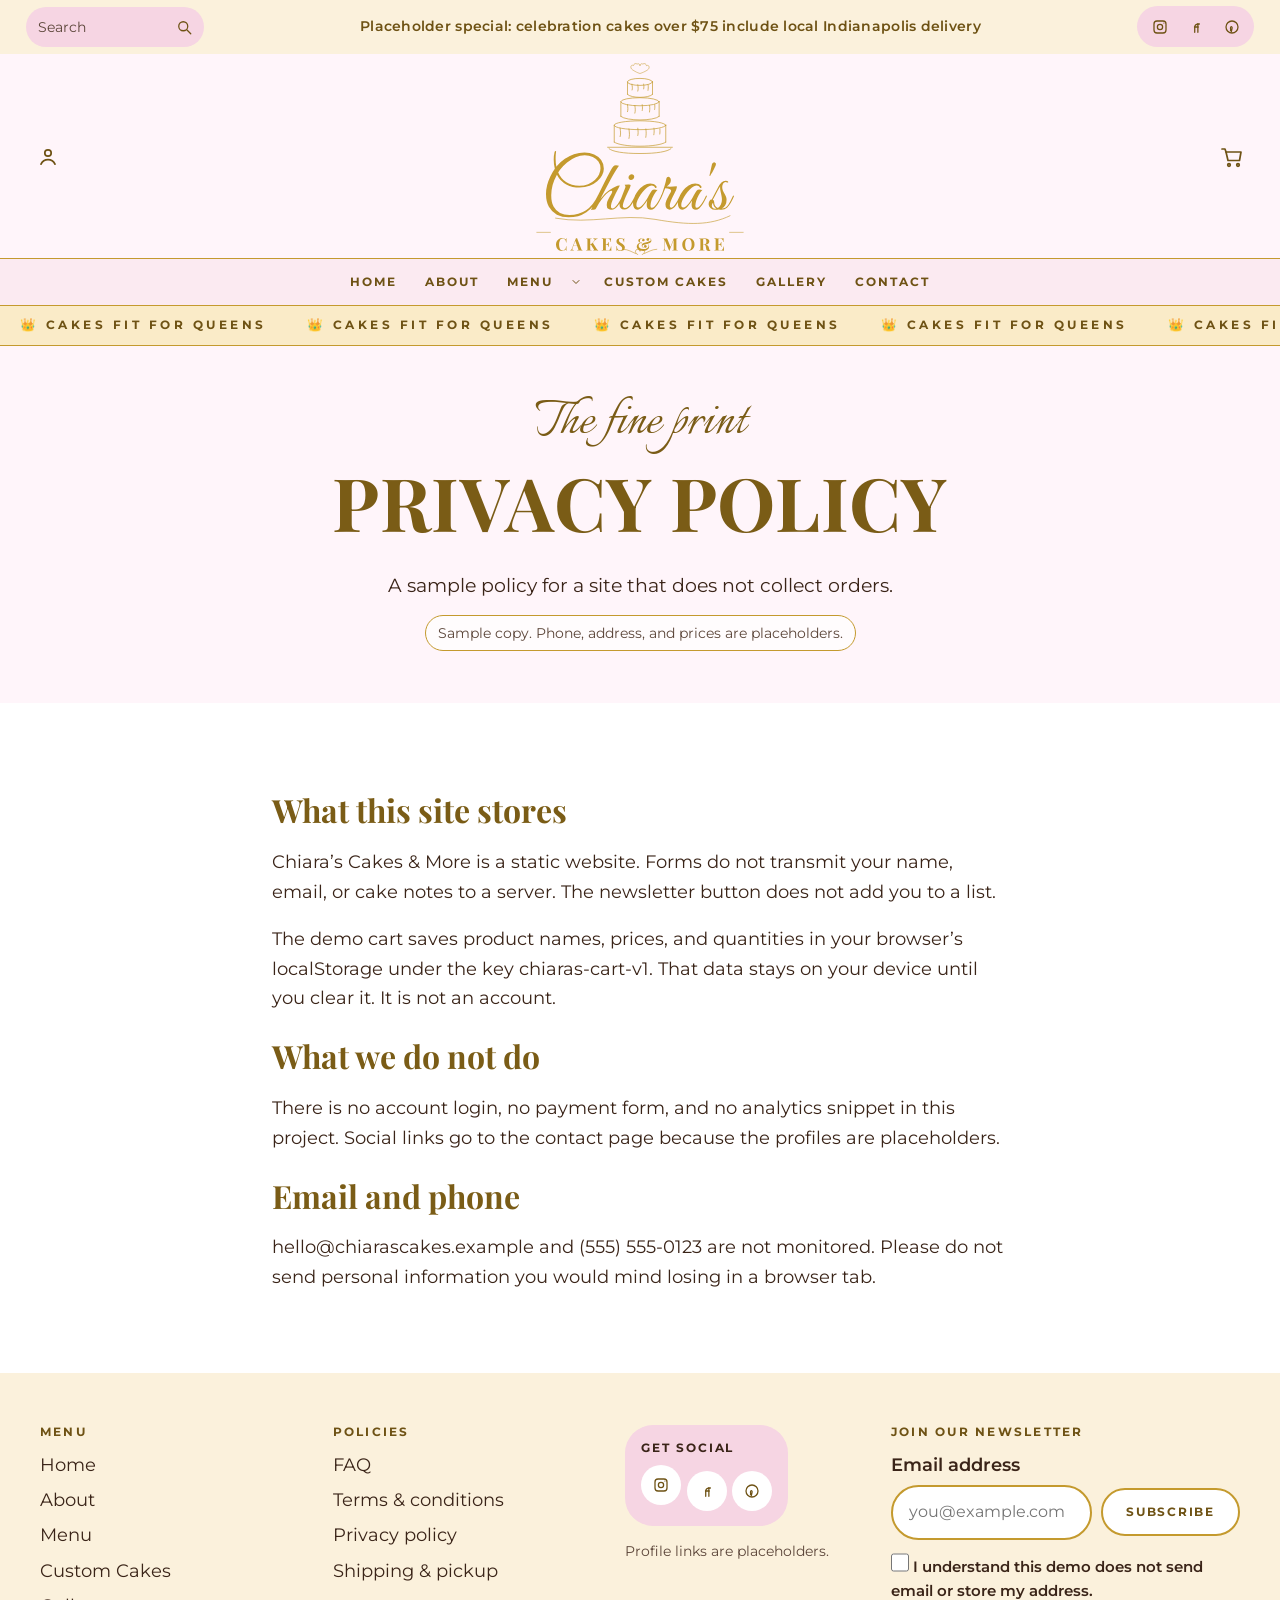
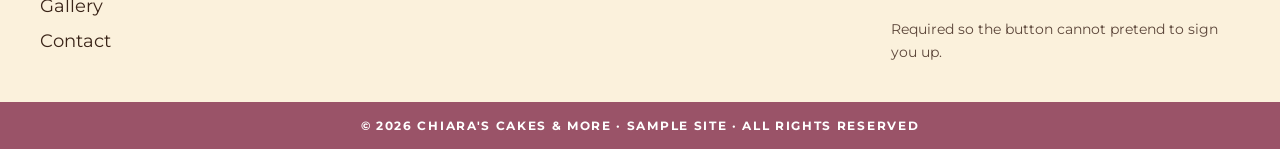
<file: privacy.html>
<!DOCTYPE html>
<html lang="en">
<head>
  <meta charset="utf-8">
  <meta name="viewport" content="width=device-width, initial-scale=1">
  <title>Privacy policy | Chiara's Cakes & More</title>
  <meta name="description" content="Sample privacy policy. Forms on this static bakery site do not send or store personal information.">
  <meta name="theme-color" content="#FFF5FA">
  <link rel="canonical" href="https://tvremine.github.io/chiaras-cakes-and-more/privacy.html">
  <meta property="og:type" content="website">
  <meta property="og:site_name" content="Chiara's Cakes &amp; More">
  <meta property="og:title" content="Privacy policy | Chiara's Cakes & More">
  <meta property="og:description" content="Sample privacy policy. Forms on this static bakery site do not send or store personal information.">
  <meta property="og:url" content="https://tvremine.github.io/chiaras-cakes-and-more/privacy.html">
  <meta property="og:image" content="https://tvremine.github.io/chiaras-cakes-and-more/images/og.jpg">
  <meta property="og:locale" content="en_US">
  <meta name="twitter:card" content="summary_large_image">
  <meta name="twitter:title" content="Privacy policy | Chiara's Cakes & More">
  <meta name="twitter:description" content="Sample privacy policy. Forms on this static bakery site do not send or store personal information.">
  <meta name="twitter:image" content="https://tvremine.github.io/chiaras-cakes-and-more/images/og.jpg">
  <link rel="icon" href="assets/favicon.svg" type="image/svg+xml">
  <link rel="preload" href="fonts/playfair-display-700.woff2" as="font" type="font/woff2" crossorigin>
  <link rel="preload" href="fonts/italianno-400.woff2" as="font" type="font/woff2" crossorigin>
  <link rel="preload" href="fonts/montserrat-400.woff2" as="font" type="font/woff2" crossorigin>
  <link rel="stylesheet" href="css/styles.css">
  <script type="application/ld+json">
{
  "@context": "https://schema.org",
  "@type": "Bakery",
  "name": "Chiara's Cakes & More",
  "description": "Sample privacy policy. Forms on this static bakery site do not send or store personal information.",
  "url": "https://tvremine.github.io/chiaras-cakes-and-more/privacy.html",
  "image": "https://tvremine.github.io/chiaras-cakes-and-more/images/og.jpg",
  "telephone": "+1-555-555-0123",
  "email": "hello@chiarascakes.example",
  "priceRange": "$$",
  "servesCuisine": "Bakery",
  "founder": {
    "@type": "Person",
    "name": "Chiara Cerola"
  },
  "address": {
    "@type": "PostalAddress",
    "streetAddress": "123 Placeholder Lane",
    "addressLocality": "Indianapolis",
    "addressRegion": "IN",
    "postalCode": "46204",
    "addressCountry": "US"
  },
  "openingHoursSpecification": [
    {
      "@type": "OpeningHoursSpecification",
      "dayOfWeek": [
        "Tuesday",
        "Wednesday",
        "Thursday",
        "Friday"
      ],
      "opens": "08:00",
      "closes": "18:00"
    },
    {
      "@type": "OpeningHoursSpecification",
      "dayOfWeek": "Saturday",
      "opens": "09:00",
      "closes": "17:00"
    },
    {
      "@type": "OpeningHoursSpecification",
      "dayOfWeek": "Sunday",
      "opens": "10:00",
      "closes": "15:00"
    }
  ]
}
  </script>
  <noscript>
    <style>
      @media (max-width: 979px) {
        .nav-toggle { display: none !important; }
        .desktop-account { display: inline-grid !important; }
        .site-nav {
          position: static !important;
          transform: none !important;
          visibility: visible !important;
          width: auto !important;
          height: auto !important;
          border: 0 !important;
          background: transparent !important;
          padding: 0.2rem 0 0.4rem !important;
          overflow: visible !important;
        }
        .nav-bar {
          background: #fbeaf1 !important;
          border-top: 1px solid #c49a2e !important;
          border-bottom: 1px solid #c49a2e !important;
        }
        .nav-list { flex-direction: row !important; flex-wrap: wrap; justify-content: center; }
        .submenu { display: block !important; position: static !important; transform: none !important; visibility: visible !important; opacity: 1 !important; box-shadow: none; border: 0; background: transparent; }
        .nav-backdrop { display: none !important; }
      }
    </style>
  </noscript>
  
  <script src="js/main.js" defer></script>
</head>
<body>
  <a class="skip-link" href="#main">Skip to content</a>
  <div id="live-status" class="visually-hidden" role="status"></div>
  <header class="site-header">
    <div class="announce">
      <form class="search-pill" action="menu.html" method="get" role="search">
        <label class="visually-hidden" for="site-search">Search the menu</label>
        <input id="site-search" name="q" type="search" placeholder="Search" autocomplete="off">
        <button type="submit" aria-label="Search the menu"><svg class="icon-stroke" viewBox="0 0 24 24" aria-hidden="true" focusable="false"><circle cx="11" cy="11" r="6"/><path d="M16 16l5 5"/></svg></button>
      </form>
      <p class="announce__text">
        <span class="announce__long">Placeholder special: celebration cakes over $75 include local Indianapolis delivery</span>
        <span class="announce__short">Sample special: local cake delivery</span>
      </p>
      <nav class="social-block" aria-label="Social placeholders">
        <ul style="display:flex;list-style:none;margin:0;padding:0;">
          <li><a href="contact.html#connect" aria-label="Instagram placeholder"><svg class="icon-stroke" viewBox="0 0 24 24" aria-hidden="true" focusable="false"><rect x="4" y="4" width="16" height="16" rx="4"/><circle cx="12" cy="12" r="3.5"/><circle cx="17.2" cy="6.8" r="0.7" fill="currentColor" stroke="none"/></svg></a></li><li><a href="contact.html#connect" aria-label="Facebook placeholder"><svg class="icon-stroke" viewBox="0 0 24 24" aria-hidden="true" focusable="false"><path d="M14 8h2.5M14.5 8v11M10 12h5.2"/><path d="M14.5 8.2c-2.6 0-4.2 1.8-4.2 4.2V19"/></svg></a></li><li><a href="contact.html#connect" aria-label="Pinterest placeholder"><svg class="icon-stroke" viewBox="0 0 24 24" aria-hidden="true" focusable="false"><circle cx="12" cy="12" r="8"/><path d="M11 18.5c.4-1.4.8-2.8 1-4.2.1-.6.6-2.2-.4-2.6-1.2-.5-1.6.8-1.6 1.8 0 1.2.5 2 0 3.2"/></svg></a></li>
        </ul>
      </nav>
    </div>
    <div class="logo-row">
      <div class="logo-row__side">
        <button class="nav-toggle" type="button" aria-expanded="false" aria-controls="site-nav" aria-label="Open menu">
          <span class="nav-toggle__bars"></span>
        </button>
        <button class="icon-btn desktop-account" type="button" data-open-dialog="account-dialog" aria-label="Account">
          <svg class="icon-stroke" viewBox="0 0 24 24" aria-hidden="true" focusable="false"><circle cx="12" cy="8" r="3.2"/><path d="M5 19.2c1.4-3 3.8-4.5 7-4.5s5.6 1.5 7 4.5"/></svg>
        </button>
      </div>
      <a class="logo" href="index.html">
        <img src="assets/logo.svg" width="620" height="491" alt="Chiara's Cakes &amp; More">
      </a>
      <div class="logo-row__side logo-row__side--end">
        <button class="icon-btn cart-open" type="button" data-open-dialog="cart-dialog" aria-label="Open cart, empty">
          <svg class="icon-stroke" viewBox="0 0 24 24" aria-hidden="true" focusable="false"><path d="M6 7h15l-1.5 8.5H8L6 7z"/><path d="M6 7L5 4H2"/><circle cx="9" cy="20" r="1.3"/><circle cx="18" cy="20" r="1.3"/></svg>
          <span class="cart-count" hidden>0</span>
        </button>
      </div>
    </div>
    <div class="nav-bar">
      <div class="nav-backdrop" data-nav-close></div>
      <nav id="site-nav" class="site-nav" aria-label="Primary">
        <button class="btn btn--small nav-account" type="button" data-open-dialog="account-dialog">Account</button>
        <ul class="nav-list">
          <li><a href="index.html">Home</a></li>
<li><a href="about.html">About</a></li>
<li class="has-sub">
            <a href="menu.html">Menu</a>
            <button class="sub-toggle" type="button" aria-expanded="false" aria-controls="menu-sub">
              <span class="visually-hidden">Menu categories</span>
              <svg class="icon-stroke" viewBox="0 0 24 24" aria-hidden="true" focusable="false"><path d="M6 9l6 6 6-6"/></svg>
            </button>
            <ul class="submenu" id="menu-sub">
              <li><a href="menu.html#cakes">Layer cakes</a></li>
              <li><a href="menu.html#cupcakes">Cupcakes</a></li>
              <li><a href="menu.html#cookies">Cookies</a></li>
              <li><a href="menu.html#pastries">Pastries</a></li>
            </ul>
          </li>
<li><a href="custom-cakes.html">Custom Cakes</a></li>
<li><a href="gallery.html">Gallery</a></li>
<li><a href="contact.html">Contact</a></li>
        </ul>
      </nav>
    </div>
    <div class="marquee">
      <p class="visually-hidden">Cakes fit for queens.</p>
      <div class="marquee__track" aria-hidden="true">
        <p class="marquee__group"><span>👑 Cakes fit for queens</span><span>👑 Cakes fit for queens</span><span>👑 Cakes fit for queens</span><span>👑 Cakes fit for queens</span></p>
        <p class="marquee__group"><span>👑 Cakes fit for queens</span><span>👑 Cakes fit for queens</span><span>👑 Cakes fit for queens</span><span>👑 Cakes fit for queens</span></p>
      </div>
    </div>
  </header>
  <main id="main">
    
    <header class="page-hero">
      <div class="wrap">
        <p class="script">The fine print</p>
        <h1>Privacy policy</h1>
        <p class="lede">A sample policy for a site that does not collect orders.</p>
        <p class="crumb-note">Sample copy. Phone, address, and prices are placeholders.</p>
      </div>
    </header>
    <section class="band band--white">
      <div class="wrap prose">
      <h2>What this site stores</h2>
      <p>Chiara’s Cakes &amp; More is a static website. Forms do not transmit your name, email, or cake notes to a server. The newsletter button does not add you to a list.</p>
      <p>The demo cart saves product names, prices, and quantities in your browser’s localStorage under the key chiaras-cart-v1. That data stays on your device until you clear it. It is not an account.</p>
      <h2>What we do not do</h2>
      <p>There is no account login, no payment form, and no analytics snippet in this project. Social links go to the contact page because the profiles are placeholders.</p>
      <h2>Email and phone</h2>
      <p>hello@chiarascakes.example and (555) 555-0123 are not monitored. Please do not send personal information you would mind losing in a browser tab.</p>
    </div>
    </section>
    
  </main>
  <footer class="site-footer">
    <div class="wrap footer-grid">
      <div>
        <h2>Menu</h2>
        <ul><li><a href="index.html">Home</a></li><li><a href="about.html">About</a></li><li><a href="menu.html">Menu</a></li><li><a href="custom-cakes.html">Custom Cakes</a></li><li><a href="gallery.html">Gallery</a></li><li><a href="contact.html">Contact</a></li></ul>
      </div>
      <div>
        <h2>Policies</h2>
        <ul>
          <li><a href="faq.html">FAQ</a></li>
          <li><a href="terms.html">Terms &amp; conditions</a></li>
          <li><a href="privacy.html">Privacy policy</a></li>
          <li><a href="shipping.html">Shipping &amp; pickup</a></li>
        </ul>
      </div>
      <div>
        <h2 class="visually-hidden">Social</h2>
        <div class="social-pill" id="connect">
          <p>Get social</p>
          <ul><li><a href="contact.html#connect" aria-label="Instagram placeholder"><svg class="icon-stroke" viewBox="0 0 24 24" aria-hidden="true" focusable="false"><rect x="4" y="4" width="16" height="16" rx="4"/><circle cx="12" cy="12" r="3.5"/><circle cx="17.2" cy="6.8" r="0.7" fill="currentColor" stroke="none"/></svg></a></li><li><a href="contact.html#connect" aria-label="Facebook placeholder"><svg class="icon-stroke" viewBox="0 0 24 24" aria-hidden="true" focusable="false"><path d="M14 8h2.5M14.5 8v11M10 12h5.2"/><path d="M14.5 8.2c-2.6 0-4.2 1.8-4.2 4.2V19"/></svg></a></li><li><a href="contact.html#connect" aria-label="Pinterest placeholder"><svg class="icon-stroke" viewBox="0 0 24 24" aria-hidden="true" focusable="false"><circle cx="12" cy="12" r="8"/><path d="M11 18.5c.4-1.4.8-2.8 1-4.2.1-.6.6-2.2-.4-2.6-1.2-.5-1.6.8-1.6 1.8 0 1.2.5 2 0 3.2"/></svg></a></li></ul>
        </div>
        <p class="fine">Profile links are placeholders.</p>
      </div>
      <div>
        <h2>Join our newsletter</h2>
        <form novalidate class="js-form newsletter" data-form="newsletter" action="#newsletter" method="post">
          <div class="form-errors" id="newsletter-errors" tabindex="-1" hidden></div>
          <div class="field">
            <label for="newsletter-email">Email address</label>
            <div class="newsletter-row">
              <input class="pill-input" id="newsletter-email" name="email" type="email" autocomplete="email" required placeholder="you@example.com">
              <button class="btn btn--white" type="submit">Subscribe</button>
            </div>
          </div>
          <label class="check">
            <input type="checkbox" name="consent" value="yes">
            <span>I understand this demo does not send email or store my address.</span>
          </label>
          <p class="form-note">Required so the button cannot pretend to sign you up.</p>
          <div class="success-panel" hidden>
            <h3 tabindex="-1">You are on the list — on this page only.</h3>
            <p>Nothing was emailed or saved. Call the placeholder number if you want the real bakery, once there is one.</p>
          </div>
        </form>
      </div>
    </div>
  </footer>
  <div class="footer-bar">
    <p>© 2026 Chiara's Cakes &amp; More · Sample site · All rights reserved</p>
  </div>
  <div class="dialog" id="account-dialog" hidden>
    <div class="dialog__backdrop" data-close-dialog></div>
    <div class="dialog__panel" role="dialog" aria-modal="true" aria-labelledby="account-title">
      <div class="dialog__head">
        <h2 id="account-title">Account</h2>
        <button class="icon-btn" type="button" data-close-dialog aria-label="Close account note"><svg class="icon-stroke" viewBox="0 0 24 24" aria-hidden="true" focusable="false"><path d="M6 6l12 12M18 6L6 18"/></svg></button>
      </div>
      <p>Online accounts are not part of this sample site. There is no password to collect and nothing to sign in to.</p>
      <p>To talk about a cake, call <a href="tel:+15555550123">(555) 555-0123</a> or use the <a href="contact.html">contact page</a>. The number and inbox are placeholders.</p>
      <button class="btn btn--white" type="button" data-close-dialog>Close</button>
    </div>
  </div>
  <div class="dialog drawer" id="cart-dialog" hidden>
    <div class="dialog__backdrop" data-close-dialog></div>
    <div class="dialog__panel" role="dialog" aria-modal="true" aria-labelledby="cart-title">
      <div class="dialog__head">
        <h2 id="cart-title">Your cart</h2>
        <button class="icon-btn" type="button" data-close-dialog aria-label="Close cart"><svg class="icon-stroke" viewBox="0 0 24 24" aria-hidden="true" focusable="false"><path d="M6 6l12 12M18 6L6 18"/></svg></button>
      </div>
      <p class="fine">This cart stays in this browser only. Nothing is ordered or charged.</p>
      <p class="cart-empty">Your cart is empty. The menu is full of sample prices.</p>
      <ul class="cart-list"></ul>
      <p class="cart-sub" hidden></p>
      <a class="btn btn--white" href="menu.html">Browse the menu</a>
    </div>
  </div>
</body>
</html>
</file>
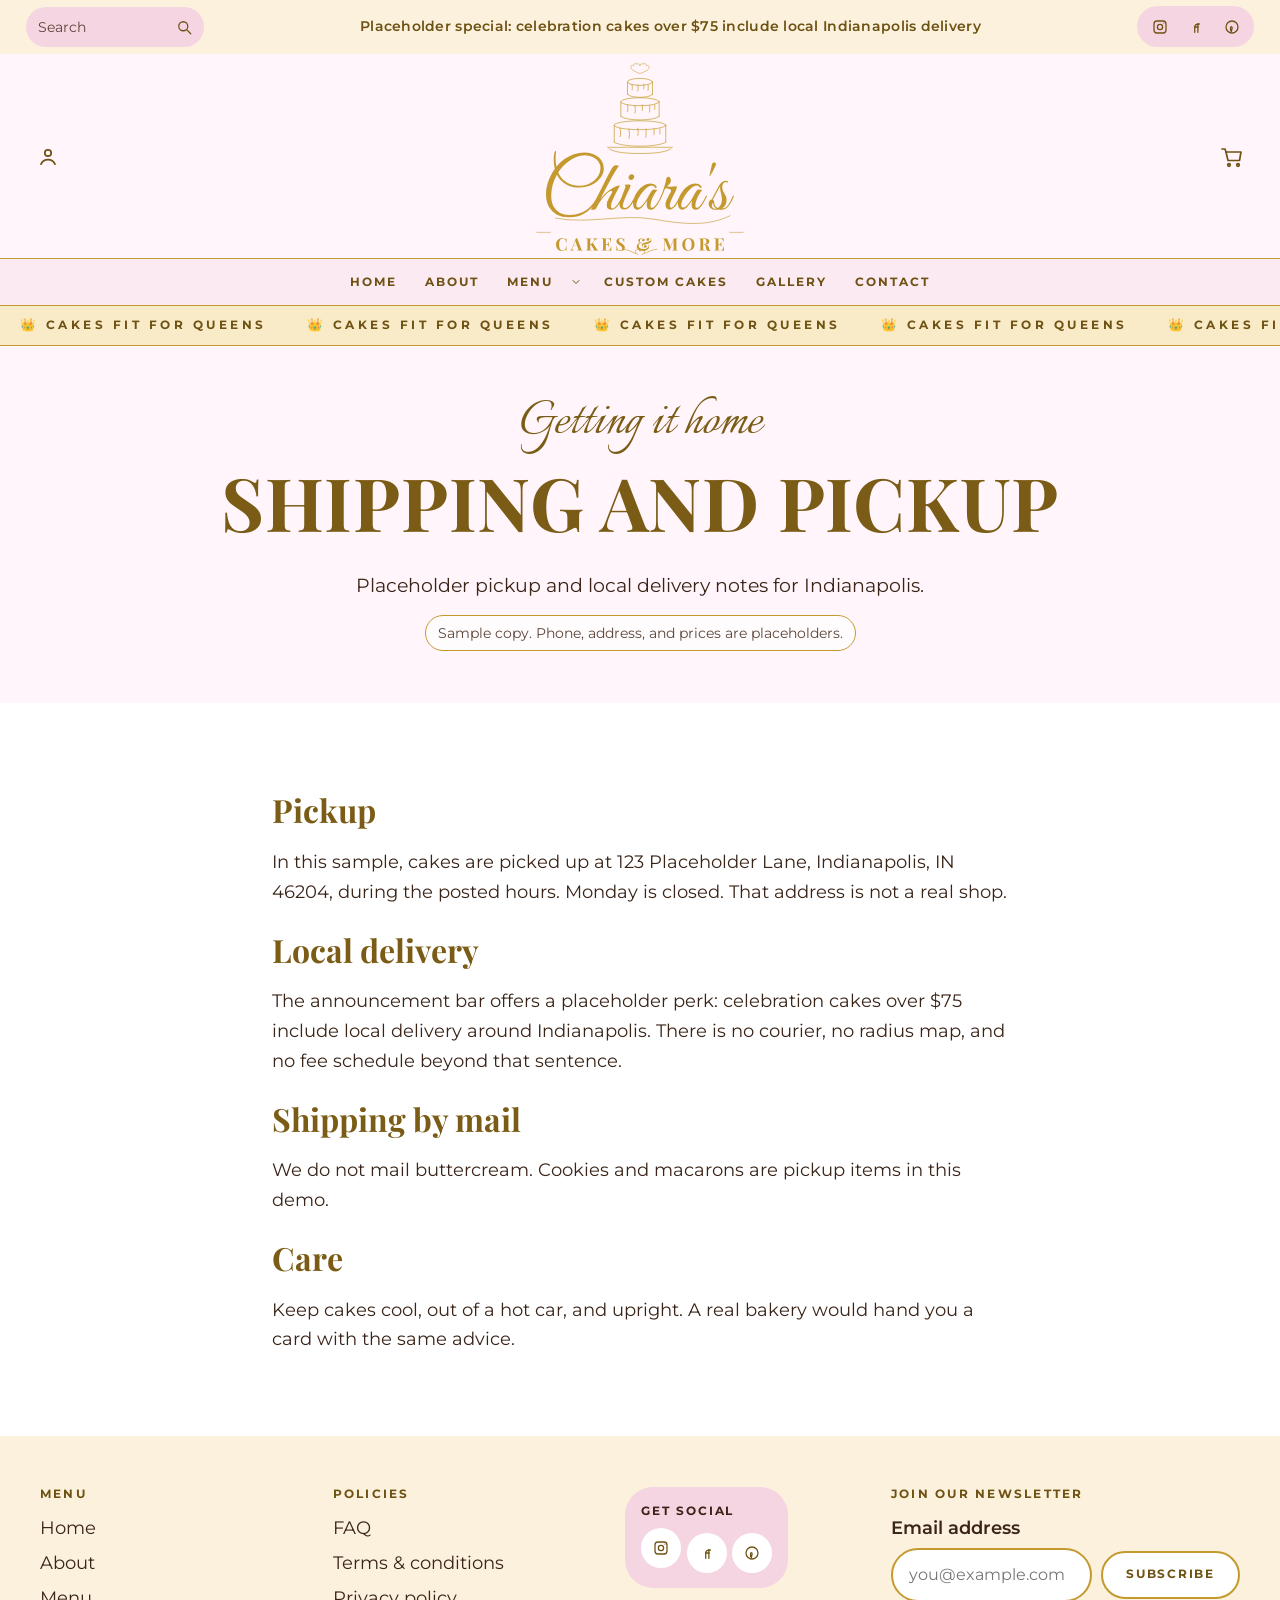
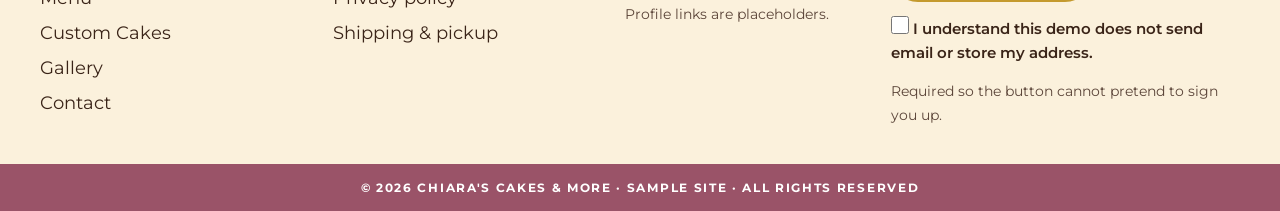
<file: shipping.html>
<!DOCTYPE html>
<html lang="en">
<head>
  <meta charset="utf-8">
  <meta name="viewport" content="width=device-width, initial-scale=1">
  <title>Shipping and pickup | Chiara's Cakes & More</title>
  <meta name="description" content="Placeholder pickup and local Indianapolis delivery notes for Chiara's Cakes & More.">
  <meta name="theme-color" content="#FFF5FA">
  <link rel="canonical" href="https://tvremine.github.io/chiaras-cakes-and-more/shipping.html">
  <meta property="og:type" content="website">
  <meta property="og:site_name" content="Chiara's Cakes &amp; More">
  <meta property="og:title" content="Shipping and pickup | Chiara's Cakes & More">
  <meta property="og:description" content="Placeholder pickup and local Indianapolis delivery notes for Chiara's Cakes & More.">
  <meta property="og:url" content="https://tvremine.github.io/chiaras-cakes-and-more/shipping.html">
  <meta property="og:image" content="https://tvremine.github.io/chiaras-cakes-and-more/images/og.jpg">
  <meta property="og:locale" content="en_US">
  <meta name="twitter:card" content="summary_large_image">
  <meta name="twitter:title" content="Shipping and pickup | Chiara's Cakes & More">
  <meta name="twitter:description" content="Placeholder pickup and local Indianapolis delivery notes for Chiara's Cakes & More.">
  <meta name="twitter:image" content="https://tvremine.github.io/chiaras-cakes-and-more/images/og.jpg">
  <link rel="icon" href="assets/favicon.svg" type="image/svg+xml">
  <link rel="preload" href="fonts/playfair-display-700.woff2" as="font" type="font/woff2" crossorigin>
  <link rel="preload" href="fonts/italianno-400.woff2" as="font" type="font/woff2" crossorigin>
  <link rel="preload" href="fonts/montserrat-400.woff2" as="font" type="font/woff2" crossorigin>
  <link rel="stylesheet" href="css/styles.css">
  <script type="application/ld+json">
{
  "@context": "https://schema.org",
  "@type": "Bakery",
  "name": "Chiara's Cakes & More",
  "description": "Placeholder pickup and local Indianapolis delivery notes for Chiara's Cakes & More.",
  "url": "https://tvremine.github.io/chiaras-cakes-and-more/shipping.html",
  "image": "https://tvremine.github.io/chiaras-cakes-and-more/images/og.jpg",
  "telephone": "+1-555-555-0123",
  "email": "hello@chiarascakes.example",
  "priceRange": "$$",
  "servesCuisine": "Bakery",
  "founder": {
    "@type": "Person",
    "name": "Chiara Cerola"
  },
  "address": {
    "@type": "PostalAddress",
    "streetAddress": "123 Placeholder Lane",
    "addressLocality": "Indianapolis",
    "addressRegion": "IN",
    "postalCode": "46204",
    "addressCountry": "US"
  },
  "openingHoursSpecification": [
    {
      "@type": "OpeningHoursSpecification",
      "dayOfWeek": [
        "Tuesday",
        "Wednesday",
        "Thursday",
        "Friday"
      ],
      "opens": "08:00",
      "closes": "18:00"
    },
    {
      "@type": "OpeningHoursSpecification",
      "dayOfWeek": "Saturday",
      "opens": "09:00",
      "closes": "17:00"
    },
    {
      "@type": "OpeningHoursSpecification",
      "dayOfWeek": "Sunday",
      "opens": "10:00",
      "closes": "15:00"
    }
  ]
}
  </script>
  <noscript>
    <style>
      @media (max-width: 979px) {
        .nav-toggle { display: none !important; }
        .desktop-account { display: inline-grid !important; }
        .site-nav {
          position: static !important;
          transform: none !important;
          visibility: visible !important;
          width: auto !important;
          height: auto !important;
          border: 0 !important;
          background: transparent !important;
          padding: 0.2rem 0 0.4rem !important;
          overflow: visible !important;
        }
        .nav-bar {
          background: #fbeaf1 !important;
          border-top: 1px solid #c49a2e !important;
          border-bottom: 1px solid #c49a2e !important;
        }
        .nav-list { flex-direction: row !important; flex-wrap: wrap; justify-content: center; }
        .submenu { display: block !important; position: static !important; transform: none !important; visibility: visible !important; opacity: 1 !important; box-shadow: none; border: 0; background: transparent; }
        .nav-backdrop { display: none !important; }
      }
    </style>
  </noscript>
  
  <script src="js/main.js" defer></script>
</head>
<body>
  <a class="skip-link" href="#main">Skip to content</a>
  <div id="live-status" class="visually-hidden" role="status"></div>
  <header class="site-header">
    <div class="announce">
      <form class="search-pill" action="menu.html" method="get" role="search">
        <label class="visually-hidden" for="site-search">Search the menu</label>
        <input id="site-search" name="q" type="search" placeholder="Search" autocomplete="off">
        <button type="submit" aria-label="Search the menu"><svg class="icon-stroke" viewBox="0 0 24 24" aria-hidden="true" focusable="false"><circle cx="11" cy="11" r="6"/><path d="M16 16l5 5"/></svg></button>
      </form>
      <p class="announce__text">
        <span class="announce__long">Placeholder special: celebration cakes over $75 include local Indianapolis delivery</span>
        <span class="announce__short">Sample special: local cake delivery</span>
      </p>
      <nav class="social-block" aria-label="Social placeholders">
        <ul style="display:flex;list-style:none;margin:0;padding:0;">
          <li><a href="contact.html#connect" aria-label="Instagram placeholder"><svg class="icon-stroke" viewBox="0 0 24 24" aria-hidden="true" focusable="false"><rect x="4" y="4" width="16" height="16" rx="4"/><circle cx="12" cy="12" r="3.5"/><circle cx="17.2" cy="6.8" r="0.7" fill="currentColor" stroke="none"/></svg></a></li><li><a href="contact.html#connect" aria-label="Facebook placeholder"><svg class="icon-stroke" viewBox="0 0 24 24" aria-hidden="true" focusable="false"><path d="M14 8h2.5M14.5 8v11M10 12h5.2"/><path d="M14.5 8.2c-2.6 0-4.2 1.8-4.2 4.2V19"/></svg></a></li><li><a href="contact.html#connect" aria-label="Pinterest placeholder"><svg class="icon-stroke" viewBox="0 0 24 24" aria-hidden="true" focusable="false"><circle cx="12" cy="12" r="8"/><path d="M11 18.5c.4-1.4.8-2.8 1-4.2.1-.6.6-2.2-.4-2.6-1.2-.5-1.6.8-1.6 1.8 0 1.2.5 2 0 3.2"/></svg></a></li>
        </ul>
      </nav>
    </div>
    <div class="logo-row">
      <div class="logo-row__side">
        <button class="nav-toggle" type="button" aria-expanded="false" aria-controls="site-nav" aria-label="Open menu">
          <span class="nav-toggle__bars"></span>
        </button>
        <button class="icon-btn desktop-account" type="button" data-open-dialog="account-dialog" aria-label="Account">
          <svg class="icon-stroke" viewBox="0 0 24 24" aria-hidden="true" focusable="false"><circle cx="12" cy="8" r="3.2"/><path d="M5 19.2c1.4-3 3.8-4.5 7-4.5s5.6 1.5 7 4.5"/></svg>
        </button>
      </div>
      <a class="logo" href="index.html">
        <img src="assets/logo.svg" width="620" height="491" alt="Chiara's Cakes &amp; More">
      </a>
      <div class="logo-row__side logo-row__side--end">
        <button class="icon-btn cart-open" type="button" data-open-dialog="cart-dialog" aria-label="Open cart, empty">
          <svg class="icon-stroke" viewBox="0 0 24 24" aria-hidden="true" focusable="false"><path d="M6 7h15l-1.5 8.5H8L6 7z"/><path d="M6 7L5 4H2"/><circle cx="9" cy="20" r="1.3"/><circle cx="18" cy="20" r="1.3"/></svg>
          <span class="cart-count" hidden>0</span>
        </button>
      </div>
    </div>
    <div class="nav-bar">
      <div class="nav-backdrop" data-nav-close></div>
      <nav id="site-nav" class="site-nav" aria-label="Primary">
        <button class="btn btn--small nav-account" type="button" data-open-dialog="account-dialog">Account</button>
        <ul class="nav-list">
          <li><a href="index.html">Home</a></li>
<li><a href="about.html">About</a></li>
<li class="has-sub">
            <a href="menu.html">Menu</a>
            <button class="sub-toggle" type="button" aria-expanded="false" aria-controls="menu-sub">
              <span class="visually-hidden">Menu categories</span>
              <svg class="icon-stroke" viewBox="0 0 24 24" aria-hidden="true" focusable="false"><path d="M6 9l6 6 6-6"/></svg>
            </button>
            <ul class="submenu" id="menu-sub">
              <li><a href="menu.html#cakes">Layer cakes</a></li>
              <li><a href="menu.html#cupcakes">Cupcakes</a></li>
              <li><a href="menu.html#cookies">Cookies</a></li>
              <li><a href="menu.html#pastries">Pastries</a></li>
            </ul>
          </li>
<li><a href="custom-cakes.html">Custom Cakes</a></li>
<li><a href="gallery.html">Gallery</a></li>
<li><a href="contact.html">Contact</a></li>
        </ul>
      </nav>
    </div>
    <div class="marquee">
      <p class="visually-hidden">Cakes fit for queens.</p>
      <div class="marquee__track" aria-hidden="true">
        <p class="marquee__group"><span>👑 Cakes fit for queens</span><span>👑 Cakes fit for queens</span><span>👑 Cakes fit for queens</span><span>👑 Cakes fit for queens</span></p>
        <p class="marquee__group"><span>👑 Cakes fit for queens</span><span>👑 Cakes fit for queens</span><span>👑 Cakes fit for queens</span><span>👑 Cakes fit for queens</span></p>
      </div>
    </div>
  </header>
  <main id="main">
    
    <header class="page-hero">
      <div class="wrap">
        <p class="script">Getting it home</p>
        <h1>Shipping and pickup</h1>
        <p class="lede">Placeholder pickup and local delivery notes for Indianapolis.</p>
        <p class="crumb-note">Sample copy. Phone, address, and prices are placeholders.</p>
      </div>
    </header>
    <section class="band band--white">
      <div class="wrap prose">
      <h2>Pickup</h2>
      <p>In this sample, cakes are picked up at 123 Placeholder Lane, Indianapolis, IN 46204, during the posted hours. Monday is closed. That address is not a real shop.</p>
      <h2>Local delivery</h2>
      <p>The announcement bar offers a placeholder perk: celebration cakes over $75 include local delivery around Indianapolis. There is no courier, no radius map, and no fee schedule beyond that sentence.</p>
      <h2>Shipping by mail</h2>
      <p>We do not mail buttercream. Cookies and macarons are pickup items in this demo.</p>
      <h2>Care</h2>
      <p>Keep cakes cool, out of a hot car, and upright. A real bakery would hand you a card with the same advice.</p>
    </div>
    </section>
    
  </main>
  <footer class="site-footer">
    <div class="wrap footer-grid">
      <div>
        <h2>Menu</h2>
        <ul><li><a href="index.html">Home</a></li><li><a href="about.html">About</a></li><li><a href="menu.html">Menu</a></li><li><a href="custom-cakes.html">Custom Cakes</a></li><li><a href="gallery.html">Gallery</a></li><li><a href="contact.html">Contact</a></li></ul>
      </div>
      <div>
        <h2>Policies</h2>
        <ul>
          <li><a href="faq.html">FAQ</a></li>
          <li><a href="terms.html">Terms &amp; conditions</a></li>
          <li><a href="privacy.html">Privacy policy</a></li>
          <li><a href="shipping.html">Shipping &amp; pickup</a></li>
        </ul>
      </div>
      <div>
        <h2 class="visually-hidden">Social</h2>
        <div class="social-pill" id="connect">
          <p>Get social</p>
          <ul><li><a href="contact.html#connect" aria-label="Instagram placeholder"><svg class="icon-stroke" viewBox="0 0 24 24" aria-hidden="true" focusable="false"><rect x="4" y="4" width="16" height="16" rx="4"/><circle cx="12" cy="12" r="3.5"/><circle cx="17.2" cy="6.8" r="0.7" fill="currentColor" stroke="none"/></svg></a></li><li><a href="contact.html#connect" aria-label="Facebook placeholder"><svg class="icon-stroke" viewBox="0 0 24 24" aria-hidden="true" focusable="false"><path d="M14 8h2.5M14.5 8v11M10 12h5.2"/><path d="M14.5 8.2c-2.6 0-4.2 1.8-4.2 4.2V19"/></svg></a></li><li><a href="contact.html#connect" aria-label="Pinterest placeholder"><svg class="icon-stroke" viewBox="0 0 24 24" aria-hidden="true" focusable="false"><circle cx="12" cy="12" r="8"/><path d="M11 18.5c.4-1.4.8-2.8 1-4.2.1-.6.6-2.2-.4-2.6-1.2-.5-1.6.8-1.6 1.8 0 1.2.5 2 0 3.2"/></svg></a></li></ul>
        </div>
        <p class="fine">Profile links are placeholders.</p>
      </div>
      <div>
        <h2>Join our newsletter</h2>
        <form novalidate class="js-form newsletter" data-form="newsletter" action="#newsletter" method="post">
          <div class="form-errors" id="newsletter-errors" tabindex="-1" hidden></div>
          <div class="field">
            <label for="newsletter-email">Email address</label>
            <div class="newsletter-row">
              <input class="pill-input" id="newsletter-email" name="email" type="email" autocomplete="email" required placeholder="you@example.com">
              <button class="btn btn--white" type="submit">Subscribe</button>
            </div>
          </div>
          <label class="check">
            <input type="checkbox" name="consent" value="yes">
            <span>I understand this demo does not send email or store my address.</span>
          </label>
          <p class="form-note">Required so the button cannot pretend to sign you up.</p>
          <div class="success-panel" hidden>
            <h3 tabindex="-1">You are on the list — on this page only.</h3>
            <p>Nothing was emailed or saved. Call the placeholder number if you want the real bakery, once there is one.</p>
          </div>
        </form>
      </div>
    </div>
  </footer>
  <div class="footer-bar">
    <p>© 2026 Chiara's Cakes &amp; More · Sample site · All rights reserved</p>
  </div>
  <div class="dialog" id="account-dialog" hidden>
    <div class="dialog__backdrop" data-close-dialog></div>
    <div class="dialog__panel" role="dialog" aria-modal="true" aria-labelledby="account-title">
      <div class="dialog__head">
        <h2 id="account-title">Account</h2>
        <button class="icon-btn" type="button" data-close-dialog aria-label="Close account note"><svg class="icon-stroke" viewBox="0 0 24 24" aria-hidden="true" focusable="false"><path d="M6 6l12 12M18 6L6 18"/></svg></button>
      </div>
      <p>Online accounts are not part of this sample site. There is no password to collect and nothing to sign in to.</p>
      <p>To talk about a cake, call <a href="tel:+15555550123">(555) 555-0123</a> or use the <a href="contact.html">contact page</a>. The number and inbox are placeholders.</p>
      <button class="btn btn--white" type="button" data-close-dialog>Close</button>
    </div>
  </div>
  <div class="dialog drawer" id="cart-dialog" hidden>
    <div class="dialog__backdrop" data-close-dialog></div>
    <div class="dialog__panel" role="dialog" aria-modal="true" aria-labelledby="cart-title">
      <div class="dialog__head">
        <h2 id="cart-title">Your cart</h2>
        <button class="icon-btn" type="button" data-close-dialog aria-label="Close cart"><svg class="icon-stroke" viewBox="0 0 24 24" aria-hidden="true" focusable="false"><path d="M6 6l12 12M18 6L6 18"/></svg></button>
      </div>
      <p class="fine">This cart stays in this browser only. Nothing is ordered or charged.</p>
      <p class="cart-empty">Your cart is empty. The menu is full of sample prices.</p>
      <ul class="cart-list"></ul>
      <p class="cart-sub" hidden></p>
      <a class="btn btn--white" href="menu.html">Browse the menu</a>
    </div>
  </div>
</body>
</html>
</file>
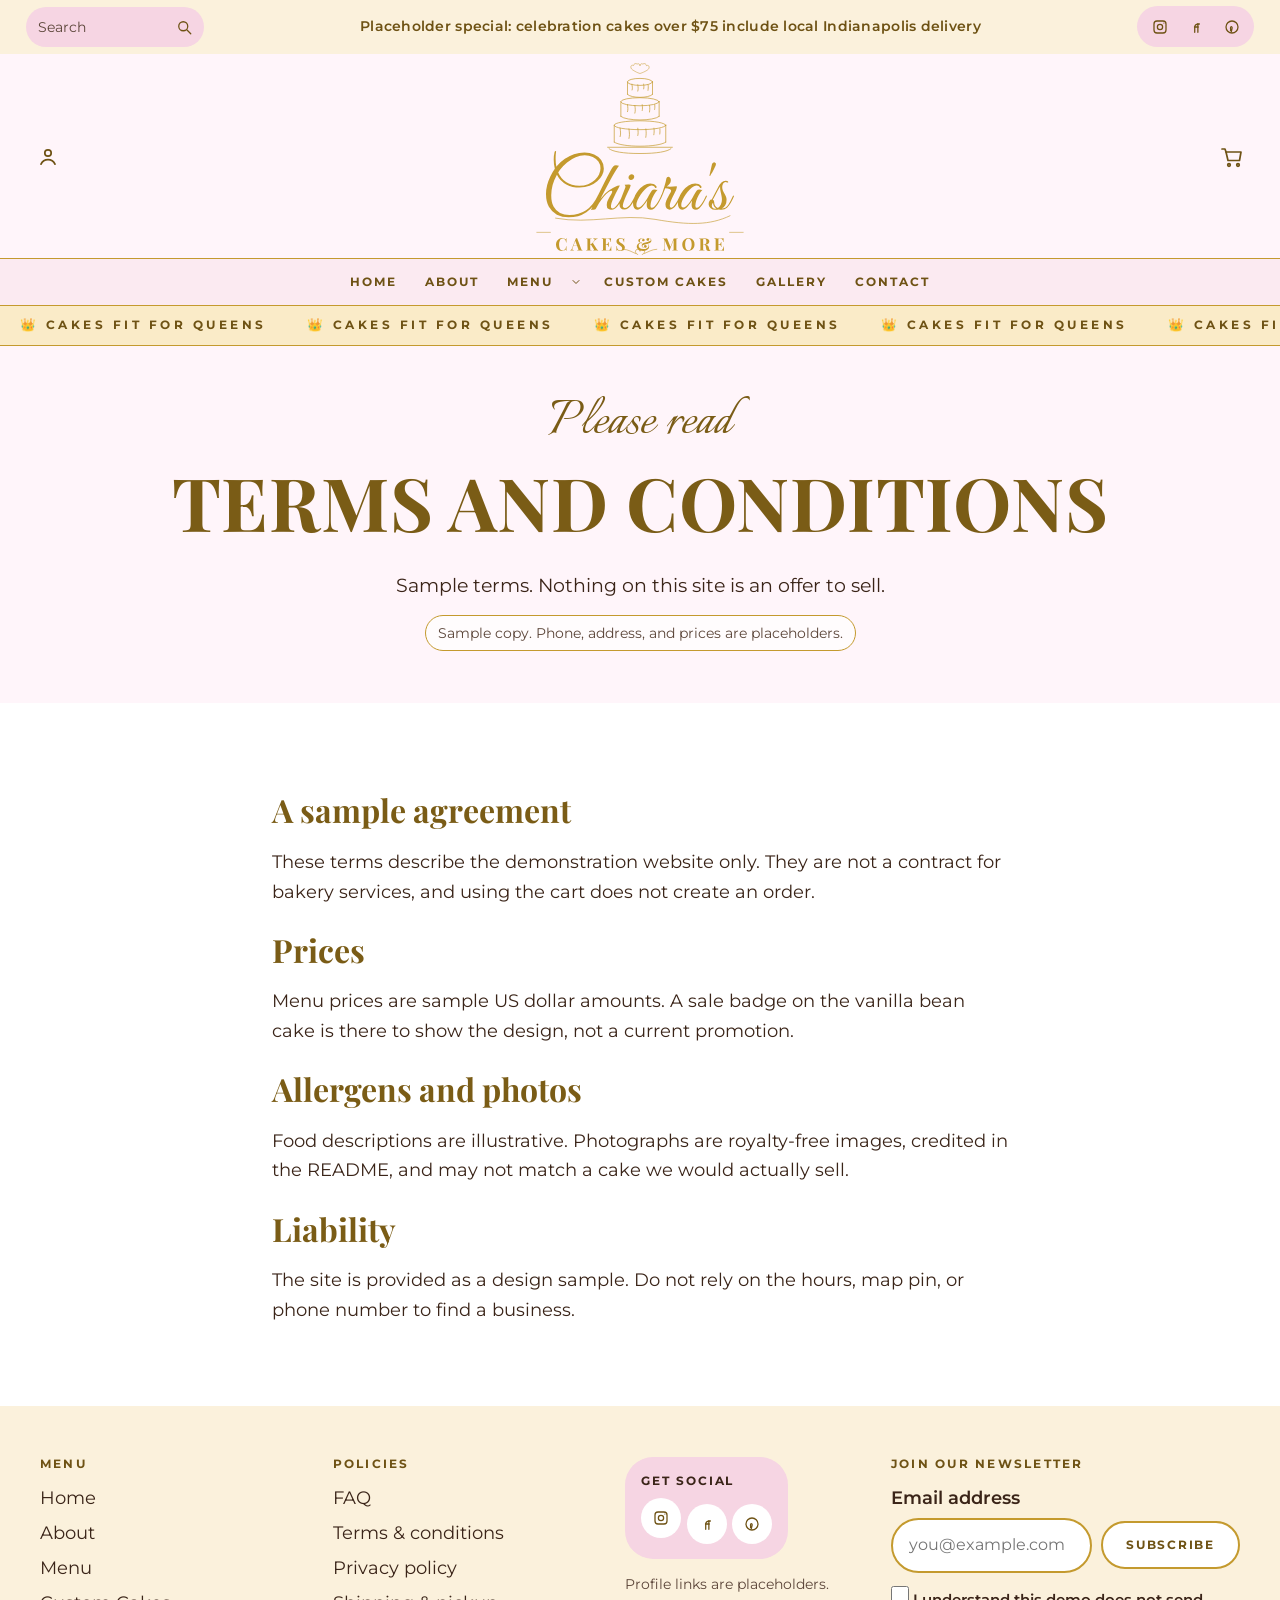
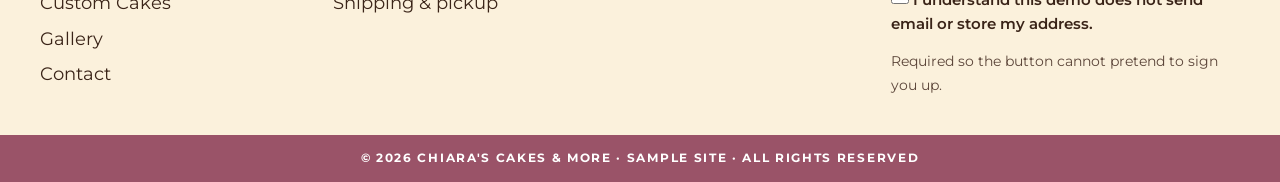
<file: terms.html>
<!DOCTYPE html>
<html lang="en">
<head>
  <meta charset="utf-8">
  <meta name="viewport" content="width=device-width, initial-scale=1">
  <title>Terms and conditions | Chiara's Cakes & More</title>
  <meta name="description" content="Sample terms for the Chiara's Cakes & More demonstration website. The cart does not place an order.">
  <meta name="theme-color" content="#FFF5FA">
  <link rel="canonical" href="https://tvremine.github.io/chiaras-cakes-and-more/terms.html">
  <meta property="og:type" content="website">
  <meta property="og:site_name" content="Chiara's Cakes &amp; More">
  <meta property="og:title" content="Terms and conditions | Chiara's Cakes & More">
  <meta property="og:description" content="Sample terms for the Chiara's Cakes & More demonstration website. The cart does not place an order.">
  <meta property="og:url" content="https://tvremine.github.io/chiaras-cakes-and-more/terms.html">
  <meta property="og:image" content="https://tvremine.github.io/chiaras-cakes-and-more/images/og.jpg">
  <meta property="og:locale" content="en_US">
  <meta name="twitter:card" content="summary_large_image">
  <meta name="twitter:title" content="Terms and conditions | Chiara's Cakes & More">
  <meta name="twitter:description" content="Sample terms for the Chiara's Cakes & More demonstration website. The cart does not place an order.">
  <meta name="twitter:image" content="https://tvremine.github.io/chiaras-cakes-and-more/images/og.jpg">
  <link rel="icon" href="assets/favicon.svg" type="image/svg+xml">
  <link rel="preload" href="fonts/playfair-display-700.woff2" as="font" type="font/woff2" crossorigin>
  <link rel="preload" href="fonts/italianno-400.woff2" as="font" type="font/woff2" crossorigin>
  <link rel="preload" href="fonts/montserrat-400.woff2" as="font" type="font/woff2" crossorigin>
  <link rel="stylesheet" href="css/styles.css">
  <script type="application/ld+json">
{
  "@context": "https://schema.org",
  "@type": "Bakery",
  "name": "Chiara's Cakes & More",
  "description": "Sample terms for the Chiara's Cakes & More demonstration website. The cart does not place an order.",
  "url": "https://tvremine.github.io/chiaras-cakes-and-more/terms.html",
  "image": "https://tvremine.github.io/chiaras-cakes-and-more/images/og.jpg",
  "telephone": "+1-555-555-0123",
  "email": "hello@chiarascakes.example",
  "priceRange": "$$",
  "servesCuisine": "Bakery",
  "founder": {
    "@type": "Person",
    "name": "Chiara Cerola"
  },
  "address": {
    "@type": "PostalAddress",
    "streetAddress": "123 Placeholder Lane",
    "addressLocality": "Indianapolis",
    "addressRegion": "IN",
    "postalCode": "46204",
    "addressCountry": "US"
  },
  "openingHoursSpecification": [
    {
      "@type": "OpeningHoursSpecification",
      "dayOfWeek": [
        "Tuesday",
        "Wednesday",
        "Thursday",
        "Friday"
      ],
      "opens": "08:00",
      "closes": "18:00"
    },
    {
      "@type": "OpeningHoursSpecification",
      "dayOfWeek": "Saturday",
      "opens": "09:00",
      "closes": "17:00"
    },
    {
      "@type": "OpeningHoursSpecification",
      "dayOfWeek": "Sunday",
      "opens": "10:00",
      "closes": "15:00"
    }
  ]
}
  </script>
  <noscript>
    <style>
      @media (max-width: 979px) {
        .nav-toggle { display: none !important; }
        .desktop-account { display: inline-grid !important; }
        .site-nav {
          position: static !important;
          transform: none !important;
          visibility: visible !important;
          width: auto !important;
          height: auto !important;
          border: 0 !important;
          background: transparent !important;
          padding: 0.2rem 0 0.4rem !important;
          overflow: visible !important;
        }
        .nav-bar {
          background: #fbeaf1 !important;
          border-top: 1px solid #c49a2e !important;
          border-bottom: 1px solid #c49a2e !important;
        }
        .nav-list { flex-direction: row !important; flex-wrap: wrap; justify-content: center; }
        .submenu { display: block !important; position: static !important; transform: none !important; visibility: visible !important; opacity: 1 !important; box-shadow: none; border: 0; background: transparent; }
        .nav-backdrop { display: none !important; }
      }
    </style>
  </noscript>
  
  <script src="js/main.js" defer></script>
</head>
<body>
  <a class="skip-link" href="#main">Skip to content</a>
  <div id="live-status" class="visually-hidden" role="status"></div>
  <header class="site-header">
    <div class="announce">
      <form class="search-pill" action="menu.html" method="get" role="search">
        <label class="visually-hidden" for="site-search">Search the menu</label>
        <input id="site-search" name="q" type="search" placeholder="Search" autocomplete="off">
        <button type="submit" aria-label="Search the menu"><svg class="icon-stroke" viewBox="0 0 24 24" aria-hidden="true" focusable="false"><circle cx="11" cy="11" r="6"/><path d="M16 16l5 5"/></svg></button>
      </form>
      <p class="announce__text">
        <span class="announce__long">Placeholder special: celebration cakes over $75 include local Indianapolis delivery</span>
        <span class="announce__short">Sample special: local cake delivery</span>
      </p>
      <nav class="social-block" aria-label="Social placeholders">
        <ul style="display:flex;list-style:none;margin:0;padding:0;">
          <li><a href="contact.html#connect" aria-label="Instagram placeholder"><svg class="icon-stroke" viewBox="0 0 24 24" aria-hidden="true" focusable="false"><rect x="4" y="4" width="16" height="16" rx="4"/><circle cx="12" cy="12" r="3.5"/><circle cx="17.2" cy="6.8" r="0.7" fill="currentColor" stroke="none"/></svg></a></li><li><a href="contact.html#connect" aria-label="Facebook placeholder"><svg class="icon-stroke" viewBox="0 0 24 24" aria-hidden="true" focusable="false"><path d="M14 8h2.5M14.5 8v11M10 12h5.2"/><path d="M14.5 8.2c-2.6 0-4.2 1.8-4.2 4.2V19"/></svg></a></li><li><a href="contact.html#connect" aria-label="Pinterest placeholder"><svg class="icon-stroke" viewBox="0 0 24 24" aria-hidden="true" focusable="false"><circle cx="12" cy="12" r="8"/><path d="M11 18.5c.4-1.4.8-2.8 1-4.2.1-.6.6-2.2-.4-2.6-1.2-.5-1.6.8-1.6 1.8 0 1.2.5 2 0 3.2"/></svg></a></li>
        </ul>
      </nav>
    </div>
    <div class="logo-row">
      <div class="logo-row__side">
        <button class="nav-toggle" type="button" aria-expanded="false" aria-controls="site-nav" aria-label="Open menu">
          <span class="nav-toggle__bars"></span>
        </button>
        <button class="icon-btn desktop-account" type="button" data-open-dialog="account-dialog" aria-label="Account">
          <svg class="icon-stroke" viewBox="0 0 24 24" aria-hidden="true" focusable="false"><circle cx="12" cy="8" r="3.2"/><path d="M5 19.2c1.4-3 3.8-4.5 7-4.5s5.6 1.5 7 4.5"/></svg>
        </button>
      </div>
      <a class="logo" href="index.html">
        <img src="assets/logo.svg" width="620" height="491" alt="Chiara's Cakes &amp; More">
      </a>
      <div class="logo-row__side logo-row__side--end">
        <button class="icon-btn cart-open" type="button" data-open-dialog="cart-dialog" aria-label="Open cart, empty">
          <svg class="icon-stroke" viewBox="0 0 24 24" aria-hidden="true" focusable="false"><path d="M6 7h15l-1.5 8.5H8L6 7z"/><path d="M6 7L5 4H2"/><circle cx="9" cy="20" r="1.3"/><circle cx="18" cy="20" r="1.3"/></svg>
          <span class="cart-count" hidden>0</span>
        </button>
      </div>
    </div>
    <div class="nav-bar">
      <div class="nav-backdrop" data-nav-close></div>
      <nav id="site-nav" class="site-nav" aria-label="Primary">
        <button class="btn btn--small nav-account" type="button" data-open-dialog="account-dialog">Account</button>
        <ul class="nav-list">
          <li><a href="index.html">Home</a></li>
<li><a href="about.html">About</a></li>
<li class="has-sub">
            <a href="menu.html">Menu</a>
            <button class="sub-toggle" type="button" aria-expanded="false" aria-controls="menu-sub">
              <span class="visually-hidden">Menu categories</span>
              <svg class="icon-stroke" viewBox="0 0 24 24" aria-hidden="true" focusable="false"><path d="M6 9l6 6 6-6"/></svg>
            </button>
            <ul class="submenu" id="menu-sub">
              <li><a href="menu.html#cakes">Layer cakes</a></li>
              <li><a href="menu.html#cupcakes">Cupcakes</a></li>
              <li><a href="menu.html#cookies">Cookies</a></li>
              <li><a href="menu.html#pastries">Pastries</a></li>
            </ul>
          </li>
<li><a href="custom-cakes.html">Custom Cakes</a></li>
<li><a href="gallery.html">Gallery</a></li>
<li><a href="contact.html">Contact</a></li>
        </ul>
      </nav>
    </div>
    <div class="marquee">
      <p class="visually-hidden">Cakes fit for queens.</p>
      <div class="marquee__track" aria-hidden="true">
        <p class="marquee__group"><span>👑 Cakes fit for queens</span><span>👑 Cakes fit for queens</span><span>👑 Cakes fit for queens</span><span>👑 Cakes fit for queens</span></p>
        <p class="marquee__group"><span>👑 Cakes fit for queens</span><span>👑 Cakes fit for queens</span><span>👑 Cakes fit for queens</span><span>👑 Cakes fit for queens</span></p>
      </div>
    </div>
  </header>
  <main id="main">
    
    <header class="page-hero">
      <div class="wrap">
        <p class="script">Please read</p>
        <h1>Terms and conditions</h1>
        <p class="lede">Sample terms. Nothing on this site is an offer to sell.</p>
        <p class="crumb-note">Sample copy. Phone, address, and prices are placeholders.</p>
      </div>
    </header>
    <section class="band band--white">
      <div class="wrap prose">
      <h2>A sample agreement</h2>
      <p>These terms describe the demonstration website only. They are not a contract for bakery services, and using the cart does not create an order.</p>
      <h2>Prices</h2>
      <p>Menu prices are sample US dollar amounts. A sale badge on the vanilla bean cake is there to show the design, not a current promotion.</p>
      <h2>Allergens and photos</h2>
      <p>Food descriptions are illustrative. Photographs are royalty-free images, credited in the README, and may not match a cake we would actually sell.</p>
      <h2>Liability</h2>
      <p>The site is provided as a design sample. Do not rely on the hours, map pin, or phone number to find a business.</p>
    </div>
    </section>
    
  </main>
  <footer class="site-footer">
    <div class="wrap footer-grid">
      <div>
        <h2>Menu</h2>
        <ul><li><a href="index.html">Home</a></li><li><a href="about.html">About</a></li><li><a href="menu.html">Menu</a></li><li><a href="custom-cakes.html">Custom Cakes</a></li><li><a href="gallery.html">Gallery</a></li><li><a href="contact.html">Contact</a></li></ul>
      </div>
      <div>
        <h2>Policies</h2>
        <ul>
          <li><a href="faq.html">FAQ</a></li>
          <li><a href="terms.html">Terms &amp; conditions</a></li>
          <li><a href="privacy.html">Privacy policy</a></li>
          <li><a href="shipping.html">Shipping &amp; pickup</a></li>
        </ul>
      </div>
      <div>
        <h2 class="visually-hidden">Social</h2>
        <div class="social-pill" id="connect">
          <p>Get social</p>
          <ul><li><a href="contact.html#connect" aria-label="Instagram placeholder"><svg class="icon-stroke" viewBox="0 0 24 24" aria-hidden="true" focusable="false"><rect x="4" y="4" width="16" height="16" rx="4"/><circle cx="12" cy="12" r="3.5"/><circle cx="17.2" cy="6.8" r="0.7" fill="currentColor" stroke="none"/></svg></a></li><li><a href="contact.html#connect" aria-label="Facebook placeholder"><svg class="icon-stroke" viewBox="0 0 24 24" aria-hidden="true" focusable="false"><path d="M14 8h2.5M14.5 8v11M10 12h5.2"/><path d="M14.5 8.2c-2.6 0-4.2 1.8-4.2 4.2V19"/></svg></a></li><li><a href="contact.html#connect" aria-label="Pinterest placeholder"><svg class="icon-stroke" viewBox="0 0 24 24" aria-hidden="true" focusable="false"><circle cx="12" cy="12" r="8"/><path d="M11 18.5c.4-1.4.8-2.8 1-4.2.1-.6.6-2.2-.4-2.6-1.2-.5-1.6.8-1.6 1.8 0 1.2.5 2 0 3.2"/></svg></a></li></ul>
        </div>
        <p class="fine">Profile links are placeholders.</p>
      </div>
      <div>
        <h2>Join our newsletter</h2>
        <form novalidate class="js-form newsletter" data-form="newsletter" action="#newsletter" method="post">
          <div class="form-errors" id="newsletter-errors" tabindex="-1" hidden></div>
          <div class="field">
            <label for="newsletter-email">Email address</label>
            <div class="newsletter-row">
              <input class="pill-input" id="newsletter-email" name="email" type="email" autocomplete="email" required placeholder="you@example.com">
              <button class="btn btn--white" type="submit">Subscribe</button>
            </div>
          </div>
          <label class="check">
            <input type="checkbox" name="consent" value="yes">
            <span>I understand this demo does not send email or store my address.</span>
          </label>
          <p class="form-note">Required so the button cannot pretend to sign you up.</p>
          <div class="success-panel" hidden>
            <h3 tabindex="-1">You are on the list — on this page only.</h3>
            <p>Nothing was emailed or saved. Call the placeholder number if you want the real bakery, once there is one.</p>
          </div>
        </form>
      </div>
    </div>
  </footer>
  <div class="footer-bar">
    <p>© 2026 Chiara's Cakes &amp; More · Sample site · All rights reserved</p>
  </div>
  <div class="dialog" id="account-dialog" hidden>
    <div class="dialog__backdrop" data-close-dialog></div>
    <div class="dialog__panel" role="dialog" aria-modal="true" aria-labelledby="account-title">
      <div class="dialog__head">
        <h2 id="account-title">Account</h2>
        <button class="icon-btn" type="button" data-close-dialog aria-label="Close account note"><svg class="icon-stroke" viewBox="0 0 24 24" aria-hidden="true" focusable="false"><path d="M6 6l12 12M18 6L6 18"/></svg></button>
      </div>
      <p>Online accounts are not part of this sample site. There is no password to collect and nothing to sign in to.</p>
      <p>To talk about a cake, call <a href="tel:+15555550123">(555) 555-0123</a> or use the <a href="contact.html">contact page</a>. The number and inbox are placeholders.</p>
      <button class="btn btn--white" type="button" data-close-dialog>Close</button>
    </div>
  </div>
  <div class="dialog drawer" id="cart-dialog" hidden>
    <div class="dialog__backdrop" data-close-dialog></div>
    <div class="dialog__panel" role="dialog" aria-modal="true" aria-labelledby="cart-title">
      <div class="dialog__head">
        <h2 id="cart-title">Your cart</h2>
        <button class="icon-btn" type="button" data-close-dialog aria-label="Close cart"><svg class="icon-stroke" viewBox="0 0 24 24" aria-hidden="true" focusable="false"><path d="M6 6l12 12M18 6L6 18"/></svg></button>
      </div>
      <p class="fine">This cart stays in this browser only. Nothing is ordered or charged.</p>
      <p class="cart-empty">Your cart is empty. The menu is full of sample prices.</p>
      <ul class="cart-list"></ul>
      <p class="cart-sub" hidden></p>
      <a class="btn btn--white" href="menu.html">Browse the menu</a>
    </div>
  </div>
</body>
</html>
</file>
<file: css/styles.css>
/* Chiara's Cakes & More
   Bright gold (#C49A2E) is used for borders, icons, and large decorative marks.
   Small text that must meet WCAG AA uses --gold-ink / --gold-heading (same hue, darker).
   Body copy uses cocoa. */

:root {
  --gold: #c49a2e;
  --gold-heading: #7a5c16;
  --gold-ink: #6e5214;
  --cocoa: #3a2418;
  --cocoa-soft: #5c463a;
  --blush: #fff5fa;
  --cream: #fbf1dc;
  --cream-deep: #faebc8;
  --tile: #f6e3b8;
  --pink: #fbeaf1;
  --rose: #e09bb0;
  --rose-deep: #9a5368;
  --icon: #a14e68;
  --white: #ffffff;
  --danger: #7f1d1d;
  --ok: #145c32;
  --ok-bg: #e7f6ee;
  --shadow: 0 16px 40px rgba(58, 36, 24, 0.08);
  --font-serif: "Playfair Display", Palatino, "Palatino Linotype", Georgia, serif;
  --font-sans: Montserrat, "Helvetica Neue", Arial, sans-serif;
  --font-script: Italianno, "Segoe Script", "Apple Chancery", cursive;
  --wrap: min(1200px, calc(100% - 2rem));
  --header-h: 0px;
  --focus: #3a2418;
}

@font-face {
  font-family: "Playfair Display";
  src: url("../fonts/playfair-display-500.woff2") format("woff2");
  font-weight: 500;
  font-style: normal;
  font-display: swap;
}
@font-face {
  font-family: "Playfair Display";
  src: url("../fonts/playfair-display-700.woff2") format("woff2");
  font-weight: 700;
  font-style: normal;
  font-display: swap;
}
@font-face {
  font-family: "Playfair Display";
  src: url("../fonts/playfair-display-500-italic.woff2") format("woff2");
  font-weight: 500;
  font-style: italic;
  font-display: swap;
}
@font-face {
  font-family: Montserrat;
  src: url("../fonts/montserrat-400.woff2") format("woff2");
  font-weight: 400;
  font-style: normal;
  font-display: swap;
}
@font-face {
  font-family: Montserrat;
  src: url("../fonts/montserrat-500.woff2") format("woff2");
  font-weight: 500;
  font-style: normal;
  font-display: swap;
}
@font-face {
  font-family: Montserrat;
  src: url("../fonts/montserrat-600.woff2") format("woff2");
  font-weight: 600;
  font-style: normal;
  font-display: swap;
}
@font-face {
  font-family: Montserrat;
  src: url("../fonts/montserrat-700.woff2") format("woff2");
  font-weight: 700;
  font-style: normal;
  font-display: swap;
}
@font-face {
  font-family: Montserrat;
  src: url("../fonts/montserrat-400-italic.woff2") format("woff2");
  font-weight: 400;
  font-style: italic;
  font-display: swap;
}
@font-face {
  font-family: Italianno;
  src: url("../fonts/italianno-400.woff2") format("woff2");
  font-weight: 400;
  font-style: normal;
  font-display: swap;
}

*,
*::before,
*::after {
  box-sizing: border-box;
}

html {
  scroll-behavior: smooth;
}

body {
  margin: 0;
  color: var(--cocoa);
  background: var(--white);
  font-family: var(--font-sans);
  font-size: clamp(1rem, 0.96rem + 0.2vw, 1.125rem);
  line-height: 1.65;
  overflow-x: clip;
}

body.is-locked {
  overflow: hidden;
}

img {
  max-width: 100%;
  height: auto;
  display: block;
}

a {
  color: var(--gold-ink);
}

a:hover {
  color: var(--cocoa);
}

:focus {
  outline: none;
}

:focus-visible {
  outline: 3px solid var(--focus);
  outline-offset: 3px;
}

::selection {
  background: #f3c5d4;
  color: var(--cocoa);
}

.skip-link {
  position: absolute;
  left: 1rem;
  top: -8rem;
  z-index: 10000;
  background: var(--white);
  color: var(--cocoa);
  border: 2px solid var(--gold);
  border-radius: 999px;
  padding: 0.7rem 1.1rem;
  font-weight: 700;
  text-decoration: none;
}

.skip-link:focus {
  top: 0.75rem;
}

.visually-hidden {
  position: absolute;
  width: 1px;
  height: 1px;
  padding: 0;
  margin: 0;
  overflow: hidden;
  clip-path: inset(50%);
  white-space: nowrap;
  border: 0;
}

.wrap {
  width: var(--wrap);
  margin-inline: auto;
}

.script {
  margin: 0;
  font-family: var(--font-script);
  font-weight: 400;
  font-size: clamp(2.5rem, 1.7rem + 2.6vw, 4rem);
  line-height: 0.85;
  color: var(--gold-heading);
}

h1,
h2,
h3,
.product__title {
  font-family: var(--font-serif);
  font-weight: 700;
  color: var(--gold-heading);
  line-height: 1.15;
}

h1 {
  margin: 0.15em 0 0.35em;
  font-size: clamp(2.5rem, 1.3rem + 4.2vw, 4.6rem);
  letter-spacing: 0.01em;
}

.section-title {
  margin: 0 0 0.4rem;
  font-family: var(--font-sans);
  font-weight: 700;
  font-size: clamp(0.95rem, 0.78rem + 0.7vw, 1.2rem);
  letter-spacing: 0.22em;
  text-transform: uppercase;
  text-align: center;
  color: var(--gold-ink);
}

.section-lead {
  max-width: 40rem;
  margin: 0 auto 1.75rem;
  text-align: center;
  color: var(--cocoa-soft);
}

.lede {
  font-size: clamp(1.02rem, 0.98rem + 0.25vw, 1.2rem);
  color: var(--cocoa);
}

.btn {
  display: inline-flex;
  align-items: center;
  justify-content: center;
  gap: 0.4rem;
  min-height: 48px;
  padding: 0.7rem 1.45rem;
  border: 2px solid var(--gold);
  border-radius: 999px;
  background: transparent;
  color: var(--gold-ink);
  font-family: var(--font-sans);
  font-weight: 700;
  font-size: 0.78rem;
  letter-spacing: 0.14em;
  text-transform: uppercase;
  text-decoration: none;
  cursor: pointer;
  text-align: center;
  line-height: 1.2;
}

.btn:hover {
  background: var(--gold-ink);
  border-color: var(--gold-ink);
  color: var(--white);
}

.btn--white {
  background: var(--white);
}

.btn--small {
  min-height: 42px;
  padding: 0.45rem 1rem;
  font-size: 0.72rem;
  letter-spacing: 0.12em;
}

.icon-btn {
  display: inline-grid;
  place-items: center;
  width: 44px;
  height: 44px;
  padding: 0;
  border: 0;
  border-radius: 50%;
  background: transparent;
  color: var(--gold-ink);
  cursor: pointer;
  position: relative;
  text-decoration: none;
}

.icon-btn:hover {
  background: rgba(196, 154, 46, 0.12);
  color: var(--gold-ink);
}

.icon-btn svg {
  width: 24px;
  height: 24px;
  fill: none;
  stroke: currentColor;
  stroke-width: 1.7;
  stroke-linecap: round;
  stroke-linejoin: round;
}

.cart-count {
  position: absolute;
  top: 2px;
  right: 0;
  min-width: 1.15rem;
  height: 1.15rem;
  padding: 0 0.25rem;
  border-radius: 999px;
  background: var(--rose-deep);
  color: var(--white);
  font-size: 0.68rem;
  font-weight: 700;
  line-height: 1.15rem;
  text-align: center;
}

.cart-count[hidden] {
  display: none;
}

/* Header */
.announce {
  display: flex;
  align-items: center;
  gap: 0.6rem;
  padding: 0.4rem clamp(0.75rem, 2vw, 2rem);
  background: var(--cream);
}

.announce__text {
  flex: 1;
  margin: 0;
  text-align: center;
  color: var(--gold-ink);
  font-size: clamp(0.72rem, 0.66rem + 0.25vw, 0.92rem);
  font-weight: 600;
  letter-spacing: 0.02em;
  line-height: 1.35;
}

.announce__short {
  display: none;
}

.search-pill {
  display: flex;
  align-items: center;
  flex: 0 0 auto;
  background: #f6d5e3;
  border-radius: 999px;
  padding: 0 0.15rem 0 0.75rem;
  min-height: 40px;
}

.search-pill input {
  width: 4.6rem;
  border: 0;
  background: transparent;
  color: var(--cocoa);
  font: inherit;
  font-size: 0.85rem;
  min-height: 36px;
  padding: 0;
}

.search-pill input::placeholder {
  color: var(--cocoa-soft);
}

.search-pill input:focus {
  outline: none;
}

.search-pill:focus-within {
  outline: 3px solid var(--focus);
  outline-offset: 2px;
}

.search-pill button {
  width: 36px;
  height: 36px;
  border: 0;
  border-radius: 50%;
  background: transparent;
  color: var(--gold-ink);
  display: grid;
  place-items: center;
  cursor: pointer;
}

.search-pill button svg,
.social-block svg,
.social-pill svg {
  width: 18px;
  height: 18px;
}

.icon-stroke {
  fill: none;
  stroke: currentColor;
  stroke-width: 1.7;
  stroke-linecap: round;
  stroke-linejoin: round;
}

.social-block {
  display: flex;
  flex: 0 0 auto;
  align-items: center;
  gap: 0.05rem;
  background: #f6d5e3;
  border-radius: 999px;
  padding: 0.15rem 0.3rem;
}

.social-block a {
  width: 36px;
  height: 36px;
  display: grid;
  place-items: center;
  color: var(--gold-ink);
  border-radius: 50%;
  text-decoration: none;
}

.social-block a:hover {
  background: rgba(255, 255, 255, 0.55);
  color: var(--cocoa);
}

.logo-row {
  display: grid;
  grid-template-columns: 44px 1fr 44px;
  align-items: center;
  gap: 0.4rem;
  padding: 0.35rem clamp(0.75rem, 2vw, 2rem) 0.2rem;
  background: var(--blush);
}

.logo-row__side {
  display: flex;
  align-items: center;
}

.logo-row__side--end {
  justify-content: flex-end;
}

.logo {
  justify-self: center;
  line-height: 0;
}

.logo img {
  height: clamp(150px, 24vw, 196px);
  width: auto;
  max-width: min(78vw, 280px);
}

.nav-toggle {
  display: none;
  width: 44px;
  height: 44px;
  border: 2px solid var(--gold);
  border-radius: 999px;
  background: var(--white);
  color: var(--gold-ink);
  cursor: pointer;
  place-items: center;
}

.nav-toggle__bars,
.nav-toggle__bars::before,
.nav-toggle__bars::after {
  display: block;
  width: 16px;
  height: 2px;
  background: var(--gold-ink);
  border-radius: 2px;
  position: relative;
}

.nav-toggle__bars::before,
.nav-toggle__bars::after {
  content: "";
  position: absolute;
  left: 0;
}

.nav-toggle__bars::before {
  top: -5px;
}

.nav-toggle__bars::after {
  top: 5px;
}

.nav-toggle[aria-expanded="true"] .nav-toggle__bars {
  background: transparent;
}

.nav-toggle[aria-expanded="true"] .nav-toggle__bars::before {
  top: 0;
  transform: rotate(45deg);
}

.nav-toggle[aria-expanded="true"] .nav-toggle__bars::after {
  top: 0;
  transform: rotate(-45deg);
}

.nav-bar {
  background: var(--pink);
  border-top: 1px solid var(--gold);
  border-bottom: 1px solid var(--gold);
  position: relative;
  z-index: 30;
}

.site-nav ul {
  list-style: none;
  margin: 0;
  padding: 0;
}

.nav-list {
  display: flex;
  justify-content: center;
  align-items: center;
  flex-wrap: wrap;
  gap: 0.15rem 0.35rem;
}

.nav-list > li > a,
.sub-toggle {
  display: inline-flex;
  align-items: center;
  min-height: 46px;
  padding: 0.35rem 0.7rem;
  color: var(--gold-ink);
  font-weight: 700;
  font-size: 0.78rem;
  letter-spacing: 0.16em;
  text-transform: uppercase;
  text-decoration: none;
}

.nav-list > li > a[aria-current="page"] {
  text-decoration: underline;
  text-underline-offset: 0.35em;
}

.has-sub {
  position: relative;
  display: flex;
  align-items: center;
}

.sub-toggle {
  border: 0;
  background: transparent;
  cursor: pointer;
  padding-inline: 0.35rem;
  letter-spacing: 0;
}

.sub-toggle svg {
  width: 12px;
  height: 12px;
  fill: none;
  stroke: currentColor;
  stroke-width: 2;
}

.submenu {
  position: absolute;
  top: calc(100% - 2px);
  left: 50%;
  transform: translateX(-50%);
  min-width: 13.5rem;
  background: var(--white);
  border: 1px solid var(--gold);
  border-radius: 14px;
  padding: 0.4rem;
  box-shadow: var(--shadow);
  z-index: 40;
  visibility: hidden;
  opacity: 0;
}

.submenu a {
  display: block;
  padding: 0.55rem 0.75rem;
  border-radius: 10px;
  color: var(--cocoa);
  text-decoration: none;
  font-weight: 600;
  font-size: 0.92rem;
  letter-spacing: 0;
  text-transform: none;
}

.submenu a:hover {
  background: var(--pink);
}

.has-sub:hover .submenu,
.has-sub:focus-within .submenu,
.has-sub.is-open .submenu {
  visibility: visible;
  opacity: 1;
}

.nav-backdrop {
  display: none;
}

.marquee {
  overflow: clip;
  max-width: 100%;
  background: var(--cream-deep);
  border-bottom: 1px solid var(--gold);
  color: var(--gold-ink);
}

.marquee__track {
  display: flex;
  width: max-content;
  animation: marquee 32s linear infinite;
}

.marquee__group {
  display: flex;
  align-items: center;
  gap: 2.5rem;
  margin: 0;
  padding: 0.55rem 1.25rem;
  font-weight: 700;
  font-size: 0.78rem;
  letter-spacing: 0.28em;
  text-transform: uppercase;
  white-space: nowrap;
}

@keyframes marquee {
  from {
    transform: translateX(0);
  }
  to {
    transform: translateX(-50%);
  }
}

.marquee:hover .marquee__track,
.marquee:focus-within .marquee__track {
  animation-play-state: paused;
}

/* Hero */
.hero {
  background: var(--blush);
  padding: clamp(1.5rem, 4vw, 3.5rem) 0 clamp(2rem, 5vw, 4rem);
}

.hero__grid {
  display: grid;
  gap: 1.5rem;
  align-items: center;
}

.hero__title {
  text-transform: uppercase;
  line-height: 0.9;
  font-size: clamp(2.8rem, 1.1rem + 7vw, 5.7rem);
  margin-bottom: 0.45em;
}

.hero__copy {
  max-width: 36rem;
  margin-top: 0;
}

.hero__actions {
  display: flex;
  flex-wrap: wrap;
  align-items: center;
  gap: 0.9rem 1.25rem;
  margin-top: 1.3rem;
}

.hero-art {
  position: relative;
  margin-inline: auto;
  width: min(100%, 520px);
}

.gingham {
  background-color: #fff;
  background-image:
    linear-gradient(rgba(224, 155, 176, 0.55) 50%, transparent 50%),
    linear-gradient(90deg, rgba(224, 155, 176, 0.55) 50%, transparent 50%);
  background-size: 24px 24px;
  border-radius: 28px;
  padding: 0.7rem;
  box-shadow: var(--shadow);
}

.gingham img,
.hero-cake {
  width: 100%;
  border-radius: 18px;
  object-fit: cover;
  aspect-ratio: 5 / 4;
}

.donut-medal {
  position: absolute;
  left: 4%;
  bottom: 6%;
  width: min(38%, 180px);
  aspect-ratio: 1;
  padding: 6px;
  background: var(--white);
  border: 3px solid var(--gold);
  border-radius: 50%;
  box-shadow: 0 10px 24px rgba(58, 36, 24, 0.15);
  z-index: 2;
}

.donut-medal img {
  width: 100%;
  height: 100%;
  object-fit: cover;
  border-radius: 50%;
}

.foil-heart {
  position: absolute;
  width: clamp(42px, 7vw, 74px);
  height: auto;
  z-index: 3;
  pointer-events: none;
  filter: drop-shadow(0 4px 6px rgba(122, 92, 22, 0.2));
}

.foil-heart--a {
  top: -8px;
  right: 6%;
  transform: rotate(14deg);
}

.foil-heart--b {
  left: 0;
  bottom: 38%;
  width: clamp(34px, 5vw, 56px);
  transform: rotate(-16deg);
}

.scallop {
  height: 28px;
  background-color: var(--above);
  background-image: radial-gradient(circle at 16px 28px, var(--below) 16px, transparent 16.6px);
  background-size: 32px 28px;
  background-repeat: repeat-x;
  background-position: center bottom;
}

.band {
  padding: clamp(2.4rem, 5vw, 4.6rem) 0;
}

.band--cream {
  background: var(--cream);
}

.band--deep {
  background: var(--cream-deep);
}

.band--pink {
  background: var(--pink);
}

.band--blush {
  background: var(--blush);
}

.band--white {
  background: var(--white);
}

.cat-grid,
.product-grid,
.why-grid,
.quote-grid,
.footer-grid {
  display: grid;
  gap: 1rem;
}

.cat-card {
  background: var(--tile);
  border-radius: 28px;
  padding: 1rem 0.85rem 1.15rem;
  text-align: center;
  text-decoration: none;
  color: var(--gold-heading);
  box-shadow: var(--shadow);
}

.cat-card img {
  width: 78%;
  margin: 0.25rem auto 0.75rem;
  aspect-ratio: 1;
  object-fit: cover;
  border-radius: 50%;
  box-shadow: 0 10px 20px rgba(58, 36, 24, 0.12);
}

.cat-card span {
  display: block;
  font-family: var(--font-serif);
  font-weight: 700;
  font-size: clamp(1.15rem, 1rem + 0.4vw, 1.45rem);
  color: var(--gold-heading);
}

.cat-card:hover {
  color: var(--cocoa);
}

.product {
  position: relative;
  background: var(--white);
  border-radius: 28px;
  overflow: hidden;
  box-shadow: var(--shadow);
  display: flex;
  flex-direction: column;
}

.product__media {
  position: relative;
  display: block;
}

.product__media img {
  width: 100%;
  aspect-ratio: 4 / 5;
  object-fit: cover;
}

.badge {
  display: inline-block;
  margin-left: 0.35rem;
  padding: 0.12rem 0.45rem;
  border-radius: 999px;
  background: #f6d5e3;
  color: var(--cocoa);
  font-family: var(--font-sans);
  font-size: 0.68rem;
  font-weight: 700;
  letter-spacing: 0.08em;
  text-transform: uppercase;
  vertical-align: middle;
}

.badge--float {
  position: absolute;
  top: 0.8rem;
  left: 0.8rem;
  margin: 0;
}

.product__body {
  padding: 0.95rem 1rem 1.1rem;
  display: flex;
  flex-direction: column;
  gap: 0.35rem;
  flex: 1;
}

.product__title {
  margin: 0;
  font-size: clamp(1.15rem, 1rem + 0.35vw, 1.4rem);
}

.product__title a {
  color: inherit;
  text-decoration: none;
}

.product__title a:hover {
  text-decoration: underline;
  text-underline-offset: 0.15em;
}

.product__desc {
  margin: 0;
  color: var(--cocoa-soft);
  font-size: 0.95rem;
}

.price {
  margin: 0.15rem 0 0.35rem;
  color: var(--gold-ink);
  font-weight: 700;
}

.price s {
  color: var(--cocoa-soft);
  font-weight: 500;
  margin-left: 0.35rem;
}

.price__now {
  color: var(--rose-deep);
}

.product .btn {
  margin-top: auto;
  align-self: flex-start;
}

.center {
  text-align: center;
}

.center .btn {
  margin-top: 1.5rem;
}

.featured {
  background: var(--rose);
  color: var(--cocoa);
  text-align: center;
  padding: 1.4rem 1rem 1.5rem;
}

.featured__kicker {
  margin: 0 0 0.55rem;
  font-weight: 700;
  letter-spacing: 0.24em;
  text-transform: uppercase;
  font-size: 0.75rem;
}

.featured__names {
  display: flex;
  flex-wrap: wrap;
  justify-content: center;
  gap: 0.55rem 1.5rem;
  list-style: none;
  margin: 0 auto;
  padding: 0;
  width: var(--wrap);
  font-family: var(--font-serif);
  font-size: clamp(1.2rem, 1rem + 0.8vw, 1.8rem);
  font-weight: 500;
  font-style: italic;
}

.featured__note {
  margin: 0.7rem 0 0;
  font-size: 0.85rem;
}

.creations {
  display: grid;
  gap: 1.5rem;
  align-items: center;
}

.creations h2 {
  font-family: var(--font-sans);
  font-weight: 700;
  letter-spacing: 0.18em;
  text-transform: uppercase;
  font-size: clamp(1.15rem, 0.9rem + 1vw, 1.7rem);
  color: var(--gold-ink);
  margin: 0 0 0.75rem;
}

.collage {
  display: grid;
  grid-template-columns: 1.15fr 0.85fr;
  grid-template-areas:
    "arch circle"
    "arch square";
  gap: 0.75rem;
  align-items: stretch;
  max-width: 100%;
}

.collage > *,
.product,
.cat-card,
.gallery-grid > *,
.why-card,
.quote,
.split > *,
.frame {
  min-width: 0;
}

.frame {
  border: 3px solid var(--gold);
  overflow: hidden;
  background: var(--pink);
  min-height: 0;
}

.frame img {
  width: 100%;
  height: 100%;
  object-fit: cover;
}

.frame--arch {
  grid-area: arch;
  border-radius: 180px 180px 16px 16px;
  min-height: 280px;
}

.frame--circle {
  grid-area: circle;
  border-radius: 50%;
  aspect-ratio: 1;
}

.frame--square {
  grid-area: square;
  border-radius: 16px;
  aspect-ratio: 1;
}

.why-grid {
  margin-top: 0.5rem;
}

.why-card {
  background: var(--white);
  border: 2px solid var(--gold);
  border-radius: 22px;
  padding: 1.15rem 1rem 1.25rem;
  text-align: center;
}

.why-card h3 {
  margin: 0.45rem 0 0.35rem;
  font-family: var(--font-serif);
  font-size: 1.35rem;
}

.why-card p {
  margin: 0;
  color: var(--cocoa-soft);
  font-size: 0.98rem;
}

.why-icon {
  width: 52px;
  height: 52px;
  margin-inline: auto;
  display: grid;
  place-items: center;
  border-radius: 50%;
  border: 1.5px solid #f0c3d2;
  color: var(--icon);
}

.why-icon svg {
  width: 28px;
  height: 28px;
  fill: none;
  stroke: currentColor;
  stroke-width: 1.6;
  stroke-linecap: round;
  stroke-linejoin: round;
}

.split {
  display: grid;
  gap: 1.4rem;
  align-items: center;
}

.split__media {
  position: relative;
}

.split__media img {
  width: 100%;
  border-radius: 28px;
  object-fit: cover;
  aspect-ratio: 5 / 4;
}

.quote-grid {
  margin-top: 0.5rem;
}

.quote {
  margin: 0;
  background: var(--white);
  border: 2px solid var(--gold);
  border-radius: 20px;
  padding: 1.15rem 1.1rem 1.2rem;
}

.stars {
  color: var(--icon);
  letter-spacing: 0.12em;
  font-size: 1.05rem;
  margin-bottom: 0.45rem;
}

.quote blockquote {
  margin: 0;
}

.quote p {
  margin: 0;
}

.quote figcaption {
  margin-top: 0.85rem;
  font-weight: 700;
}

.quote figcaption span {
  display: block;
  font-weight: 500;
  color: var(--cocoa-soft);
  font-size: 0.85rem;
}

/* Footer */
.site-footer {
  background: var(--cream);
  padding: clamp(2.2rem, 4vw, 3.4rem) 0 1.4rem;
  color: var(--cocoa);
}

.site-footer h2 {
  margin: 0 0 0.7rem;
  font-family: var(--font-sans);
  font-size: 0.78rem;
  letter-spacing: 0.18em;
  text-transform: uppercase;
  color: var(--gold-ink);
}

.site-footer a {
  color: var(--cocoa);
  text-decoration: none;
}

.site-footer a:hover {
  text-decoration: underline;
  text-underline-offset: 0.15em;
}

.site-footer ul {
  list-style: none;
  margin: 0;
  padding: 0;
}

.site-footer li + li {
  margin-top: 0.35rem;
}

.social-pill {
  display: inline-flex;
  flex-direction: column;
  gap: 0.45rem;
  background: #f6d5e3;
  border-radius: 28px;
  padding: 0.85rem 1rem 0.95rem;
}

.social-pill p {
  margin: 0;
  font-weight: 700;
  letter-spacing: 0.16em;
  text-transform: uppercase;
  font-size: 0.75rem;
  color: var(--cocoa);
}

.social-pill ul {
  display: flex;
  gap: 0.35rem;
}

.social-pill a {
  width: 40px;
  height: 40px;
  display: grid;
  place-items: center;
  border-radius: 50%;
  background: var(--white);
  color: var(--gold-ink);
}

.newsletter label {
  display: block;
  font-weight: 600;
  margin-bottom: 0.35rem;
}

.pill-input,
.field input:not([type="checkbox"]):not([type="radio"]),
.field select,
.field textarea {
  width: 100%;
  border: 2px solid var(--gold);
  border-radius: 999px;
  background: var(--white);
  color: var(--cocoa);
  font: inherit;
  font-size: 1rem;
  padding: 0.75rem 1rem;
  min-height: 48px;
}

.field textarea {
  border-radius: 18px;
  min-height: 140px;
  resize: vertical;
}

.newsletter-row {
  display: flex;
  flex-direction: column;
  gap: 0.55rem;
}

.check {
  display: flex;
  gap: 0.55rem;
  align-items: flex-start;
  margin-top: 0.65rem;
  font-size: 0.92rem;
}

.check input,
.field input[type="checkbox"],
.field input[type="radio"] {
  width: 1.15rem;
  height: 1.15rem;
  min-width: 1.15rem;
  min-height: 1.15rem;
  margin: 0;
  padding: 0;
  flex: 0 0 auto;
  border: 0;
  border-radius: 0;
  background: transparent;
  accent-color: var(--gold-ink);
}

.check input {
  margin-top: 0.2rem;
}

.form-note,
.fine {
  color: var(--cocoa-soft);
  font-size: 0.9rem;
}

.footer-bar {
  background: var(--rose-deep);
  color: var(--white);
  text-align: center;
  padding: 0.85rem 1rem;
  font-size: 0.75rem;
  font-weight: 700;
  letter-spacing: 0.14em;
  text-transform: uppercase;
}

.footer-bar p {
  margin: 0;
  width: var(--wrap);
  margin-inline: auto;
}

/* Inner pages */
.page-hero {
  background: var(--blush);
  text-align: center;
  padding: clamp(1.8rem, 4vw, 3.2rem) 0 clamp(1.6rem, 3vw, 2.6rem);
}

.page-hero h1 {
  text-transform: uppercase;
}

.page-hero .lede {
  max-width: 40rem;
  margin: 0.4rem auto 0;
}

.prose {
  max-width: 46rem;
}

.prose h2 {
  font-size: clamp(1.6rem, 1.2rem + 1vw, 2.1rem);
  margin: 1.6rem 0 0.4rem;
}

.prose p,
.prose li {
  color: var(--cocoa);
}

.steps {
  display: grid;
  gap: 0.8rem;
  margin: 1rem 0 0;
  padding: 0;
  list-style: none;
  counter-reset: step;
}

.steps li {
  background: var(--white);
  border: 2px solid var(--gold);
  border-radius: 18px;
  padding: 0.9rem 1rem 1rem 4rem;
  position: relative;
}

.steps li::before {
  counter-increment: step;
  content: counter(step);
  position: absolute;
  left: 0.9rem;
  top: 0.9rem;
  width: 2rem;
  height: 2rem;
  border-radius: 50%;
  border: 2px solid var(--gold);
  color: var(--gold-ink);
  font-weight: 700;
  display: grid;
  place-items: center;
}

.filters {
  display: flex;
  flex-wrap: wrap;
  gap: 0.45rem;
  justify-content: center;
  margin: 0 0 1.4rem;
}

.chip {
  min-height: 42px;
  padding: 0.4rem 0.9rem;
  border-radius: 999px;
  border: 2px solid var(--gold);
  background: transparent;
  color: var(--gold-ink);
  font: inherit;
  font-weight: 700;
  font-size: 0.75rem;
  letter-spacing: 0.12em;
  text-transform: uppercase;
  cursor: pointer;
}

.chip[aria-pressed="true"],
.chip:hover {
  background: var(--gold-ink);
  border-color: var(--gold-ink);
  color: var(--white);
}

.menu-group h2 {
  margin: 0.4rem 0 0.9rem;
  font-size: clamp(1.7rem, 1.3rem + 1vw, 2.3rem);
}

.menu-group + .menu-group {
  margin-top: 2rem;
}

.empty-state {
  text-align: center;
  padding: 1rem;
}

.gallery-grid {
  display: grid;
  grid-template-columns: 1fr 1fr;
  gap: 0.75rem;
}

.gallery-grid figure {
  margin: 0;
}

.gallery-grid img {
  width: 100%;
  height: 100%;
  object-fit: cover;
  border: 3px solid var(--gold);
  background: var(--pink);
}

.gallery-grid .shape-arch img {
  border-radius: 120px 120px 14px 14px;
  aspect-ratio: 3 / 4;
}

.gallery-grid .shape-circle img {
  border-radius: 50%;
  aspect-ratio: 1;
}

.gallery-grid .shape-square img {
  border-radius: 16px;
  aspect-ratio: 1;
}

.gallery-grid figcaption {
  margin-top: 0.35rem;
  font-size: 0.85rem;
  color: var(--cocoa-soft);
  text-align: center;
}

.form-card,
.info-card {
  background: var(--white);
  border: 2px solid var(--gold);
  border-radius: 24px;
  padding: 1.1rem 1rem 1.25rem;
}

.form-grid {
  display: grid;
  gap: 0.85rem;
}

.field span,
.field legend {
  display: block;
  font-weight: 600;
  margin-bottom: 0.3rem;
}

.field legend {
  padding: 0;
}

fieldset.field {
  border: 0;
  margin: 0;
  padding: 0;
}

.radios {
  display: flex;
  flex-direction: column;
  align-items: flex-start;
  gap: 0.65rem;
}

.radios label {
  display: flex;
  flex-flow: row nowrap;
  align-items: center;
  gap: 0.55rem;
  width: auto;
  max-width: 100%;
  overflow-wrap: normal;
  font-weight: 500;
  line-height: 1.3;
}

.error {
  color: var(--danger);
  font-size: 0.88rem;
  margin: 0.3rem 0 0;
}

.form-errors {
  background: #fde8e8;
  border-radius: 14px;
  padding: 0.7rem 0.9rem;
  color: var(--danger);
}

.form-errors:empty,
[hidden] {
  display: none !important;
}

.success-panel {
  background: var(--ok-bg);
  color: var(--ok);
  border-radius: 18px;
  padding: 1rem 1.05rem;
}

.success-panel h2,
.success-panel h3 {
  color: var(--ok);
  margin-top: 0;
}

.hours {
  width: 100%;
  border-collapse: collapse;
}

.hours th,
.hours td {
  text-align: left;
  padding: 0.45rem 0;
  border-bottom: 1px solid rgba(196, 154, 46, 0.35);
}

.hours th {
  font-weight: 600;
  width: 46%;
}

.map-frame {
  border: 2px solid var(--gold);
  border-radius: 24px;
  overflow: hidden;
  background: var(--pink);
  min-height: 240px;
  aspect-ratio: 16 / 10;
}

.map-frame iframe {
  display: block;
  width: 100%;
  max-width: 100%;
  height: 100%;
  border: 0;
}

.contact-grid,
.custom-grid {
  display: grid;
  gap: 1.2rem;
}

.contact-grid > *,
.custom-grid > *,
.info-card,
.form-card,
.map-frame {
  min-width: 0;
  max-width: 100%;
}

.info-card,
.prose {
  overflow-wrap: anywhere;
}

.form-card {
  overflow-wrap: break-word;
}

.price-table {
  width: 100%;
  border-collapse: collapse;
}

.price-table th,
.price-table td {
  text-align: left;
  padding: 0.55rem 0.3rem;
  border-bottom: 1px solid rgba(196, 154, 46, 0.35);
}

.price-table th {
  font-size: 0.78rem;
  letter-spacing: 0.08em;
  text-transform: uppercase;
  color: var(--gold-ink);
}

.crumb-note {
  display: inline-block;
  margin-top: 0.9rem;
  padding: 0.35rem 0.75rem;
  border: 1px solid var(--gold);
  border-radius: 999px;
  background: rgba(255, 255, 255, 0.7);
  color: var(--cocoa-soft);
  font-size: 0.85rem;
}

.lost {
  text-align: center;
  padding: clamp(2rem, 6vw, 4rem) 0 clamp(3rem, 8vw, 5rem);
}

.lost h1 {
  font-size: clamp(2.4rem, 1rem + 5vw, 4.2rem);
}

/* Dialogs */
.dialog[hidden] {
  display: none !important;
}

.dialog {
  position: fixed;
  inset: 0;
  z-index: 80;
}

.dialog__backdrop {
  position: absolute;
  inset: 0;
  background: rgba(58, 36, 24, 0.45);
}

.dialog__panel {
  position: relative;
  z-index: 1;
  background: var(--blush);
  color: var(--cocoa);
  border: 2px solid var(--gold);
  border-radius: 24px;
  width: min(32rem, calc(100% - 1.5rem));
  margin: 8vh auto;
  padding: 1.2rem 1.15rem 1.3rem;
  max-height: min(84vh, 100dvh);
  overflow: auto;
}

.drawer .dialog__panel {
  margin: 0 0 0 auto;
  width: min(26rem, 100%);
  height: 100vh;
  height: 100dvh;
  max-height: none;
  border-radius: 0;
  border-right: 0;
  background: var(--white);
  display: flex;
  flex-direction: column;
}

.dialog__head {
  display: flex;
  justify-content: space-between;
  align-items: center;
  gap: 0.5rem;
}

.dialog__head h2 {
  margin: 0;
  font-size: 1.6rem;
}

.cart-list {
  list-style: none;
  margin: 0.8rem 0;
  padding: 0;
  overflow: auto;
}

.cart-list li {
  display: grid;
  grid-template-columns: 1fr auto;
  gap: 0.3rem 0.6rem;
  padding: 0.7rem 0;
  border-bottom: 1px solid rgba(196, 154, 46, 0.35);
}

.qty {
  display: inline-flex;
  align-items: center;
  gap: 0.25rem;
}

.qty button {
  width: 32px;
  height: 32px;
  border-radius: 50%;
  border: 2px solid var(--gold);
  background: var(--white);
  color: var(--gold-ink);
  font-weight: 700;
  cursor: pointer;
}

.cart-sub {
  margin-top: auto;
  padding-top: 0.6rem;
  font-weight: 700;
}

.nav-account {
  display: none;
}

@media (min-width: 340px) {
  .cat-grid {
    grid-template-columns: 1fr 1fr;
  }
}

@media (min-width: 640px) {
  .cat-grid,
  .product-grid,
  .why-grid,
  .footer-grid {
    grid-template-columns: 1fr 1fr;
  }

  .search-pill input {
    width: 8rem;
  }

  .newsletter-row {
    flex-direction: row;
    align-items: center;
  }

  .newsletter-row .pill-input {
    flex: 1;
  }

  .newsletter-row .btn {
    flex: 0 0 auto;
  }

  .contact-grid,
  .custom-grid {
    grid-template-columns: 1fr 1fr;
    align-items: start;
  }

  .form-grid--2 {
    grid-template-columns: 1fr 1fr;
  }

  .form-grid--2 .field--full {
    grid-column: 1 / -1;
  }
}

@media (max-width: 699px) {
  .collage {
    grid-template-columns: 1fr 1fr;
    grid-template-areas:
      "arch arch"
      "circle square";
    align-items: start;
  }

  .frame--arch {
    min-height: 220px;
    aspect-ratio: 4 / 5;
  }

  .announce {
    flex-wrap: wrap;
    justify-content: space-between;
  }

  .announce__text {
    flex: 1 0 100%;
    order: 3;
  }
}

@media (min-width: 900px) {
  .hero__grid,
  .creations,
  .split {
    grid-template-columns: 1.05fr 0.95fr;
    gap: 2rem;
  }

  .hero__grid {
    grid-template-columns: 1fr 0.95fr;
  }

  .quote-grid {
    grid-template-columns: repeat(3, 1fr);
  }

  .gallery-grid {
    grid-template-columns: repeat(3, 1fr);
    gap: 1rem;
  }

  .footer-grid {
    grid-template-columns: 1fr 1fr 0.9fr 1.3fr;
    gap: 1.5rem;
  }

  .announce__short {
    display: none;
  }

  .announce__long {
    display: inline;
  }
}

@media (min-width: 1100px) {
  .product-grid--home {
    grid-template-columns: repeat(4, 1fr);
  }

  .cat-grid,
  .why-grid {
    grid-template-columns: repeat(4, 1fr);
  }

  .product-grid--menu {
    grid-template-columns: repeat(3, 1fr);
  }
}

@media (max-width: 899px) {
  .announce__long {
    display: none;
  }

  .announce__short {
    display: inline;
  }
}

@media (max-width: 979px) {
  .nav-toggle {
    display: inline-grid;
  }

  .logo-row {
    grid-template-columns: 44px 1fr 44px;
  }

  .desktop-account {
    display: none;
  }

  .nav-account {
    display: block;
  }

  .nav-bar {
    background: transparent;
    border: 0;
    position: static;
  }

  .nav-backdrop {
    display: block;
    position: fixed;
    inset: 0;
    background: rgba(58, 36, 24, 0.45);
    z-index: 60;
    opacity: 0;
    pointer-events: none;
  }

  .nav-backdrop.is-open {
    opacity: 1;
    pointer-events: auto;
  }

  .site-nav {
    position: fixed;
    top: 0;
    right: 0;
    z-index: 70;
    width: min(20rem, calc(100% - 3rem));
    height: 100vh;
    height: 100dvh;
    background: var(--blush);
    border-left: 2px solid var(--gold);
    padding: 1rem 1rem 2rem;
    overflow: auto;
    transform: translateX(100%);
    visibility: hidden;
  }

  .site-nav.is-open {
    transform: translateX(0);
    visibility: visible;
  }

  .nav-list {
    flex-direction: column;
    align-items: stretch;
    gap: 0;
  }

  .has-sub {
    flex-wrap: wrap;
  }

  .nav-list > li > a,
  .sub-toggle {
    font-size: 0.95rem;
    letter-spacing: 0.12em;
  }

  .submenu {
    position: static;
    transform: none;
    visibility: visible;
    opacity: 1;
    display: none;
    box-shadow: none;
    border: 0;
    background: transparent;
    padding: 0 0 0.4rem 0.6rem;
    min-width: 0;
  }

  .has-sub.is-open .submenu {
    display: block;
  }

  .has-sub:hover .submenu,
  .has-sub:focus-within .submenu {
    visibility: visible;
    opacity: 1;
  }
}

@media (min-width: 1600px) {
  :root {
    --wrap: min(1200px, calc(100% - 6rem));
  }
}

@media (prefers-reduced-motion: reduce) {
  html {
    scroll-behavior: auto;
  }

  .marquee__track {
    animation: none;
    width: 100%;
    justify-content: center;
    transform: none;
  }

  .marquee__group:last-child {
    display: none;
  }

  .marquee__group {
    flex-wrap: wrap;
    justify-content: center;
    white-space: normal;
    text-align: center;
    letter-spacing: 0.12em;
  }

  .site-nav,
  .product__media img,
  .dialog__panel {
    transition: none;
  }
}

@media (max-width: 979px) and (prefers-reduced-motion: no-preference) {
  .site-nav {
    transition: transform 0.25s ease;
  }
}
</file>
